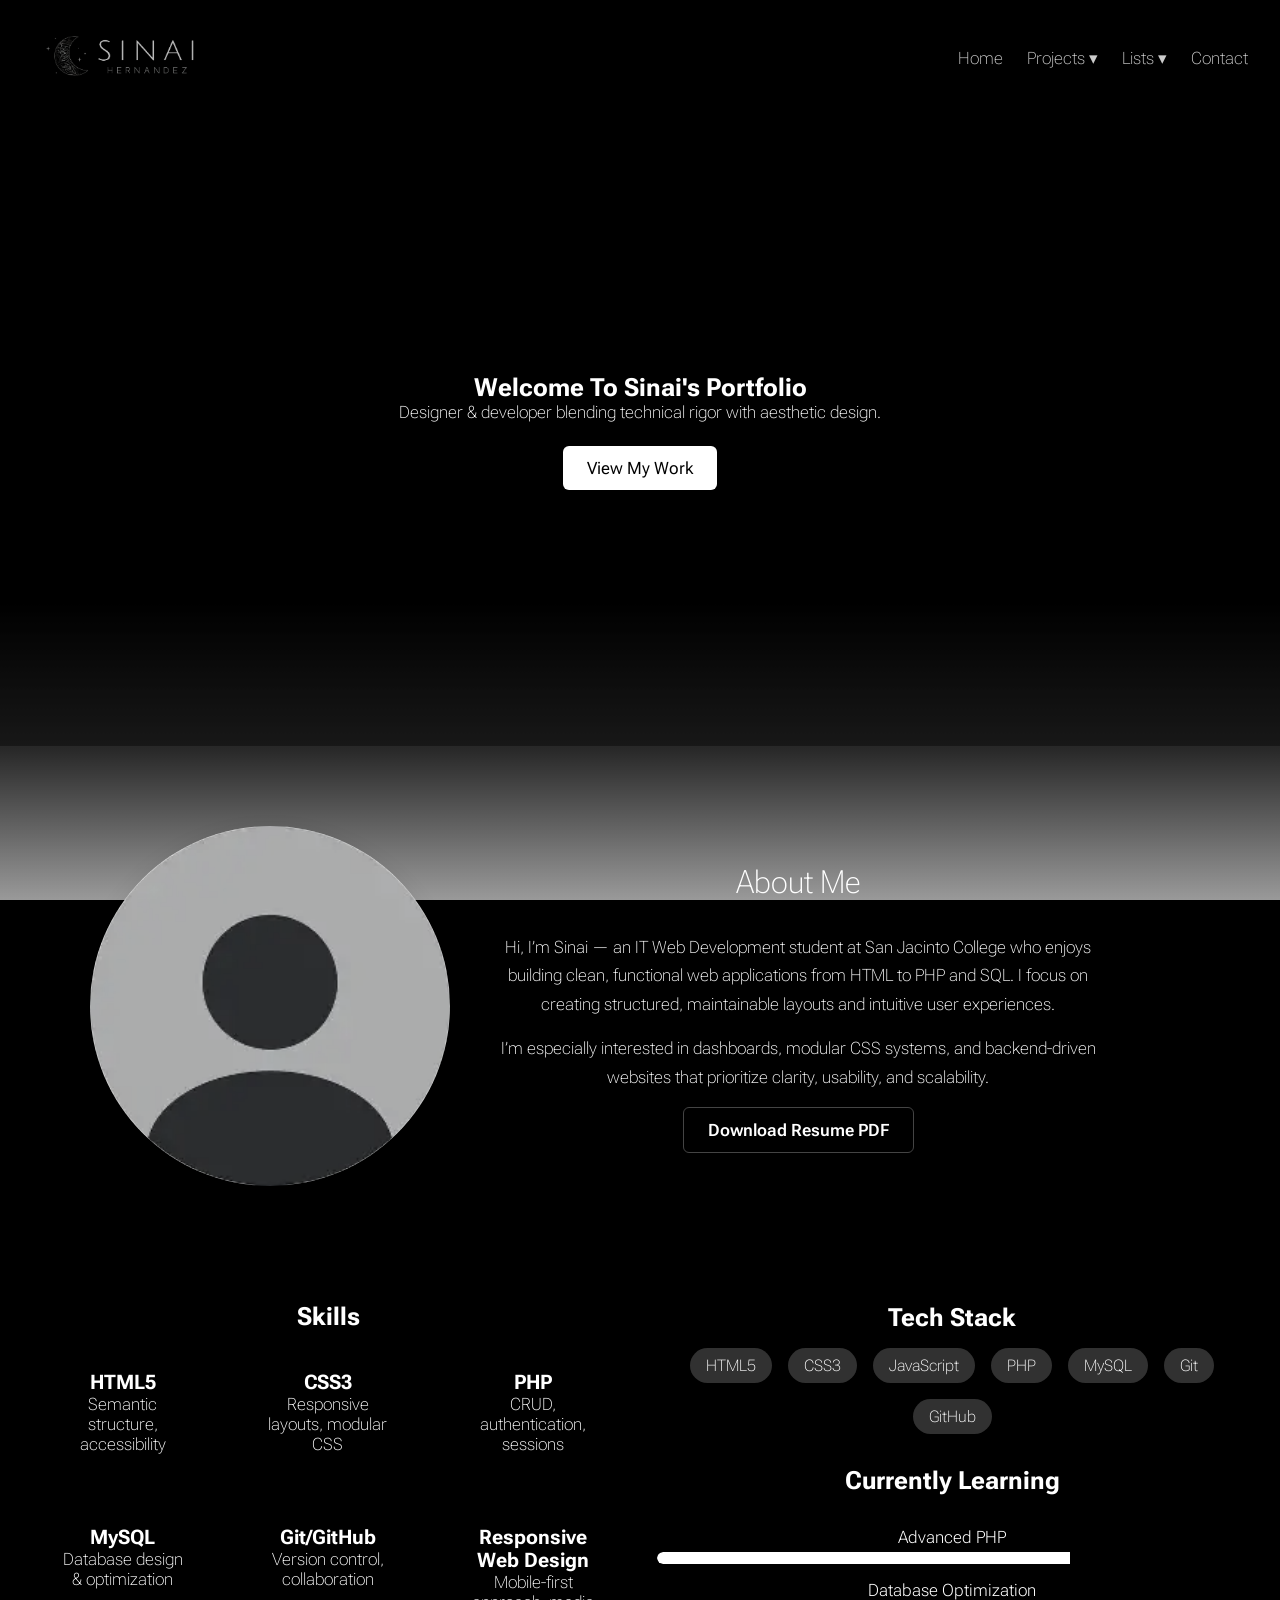
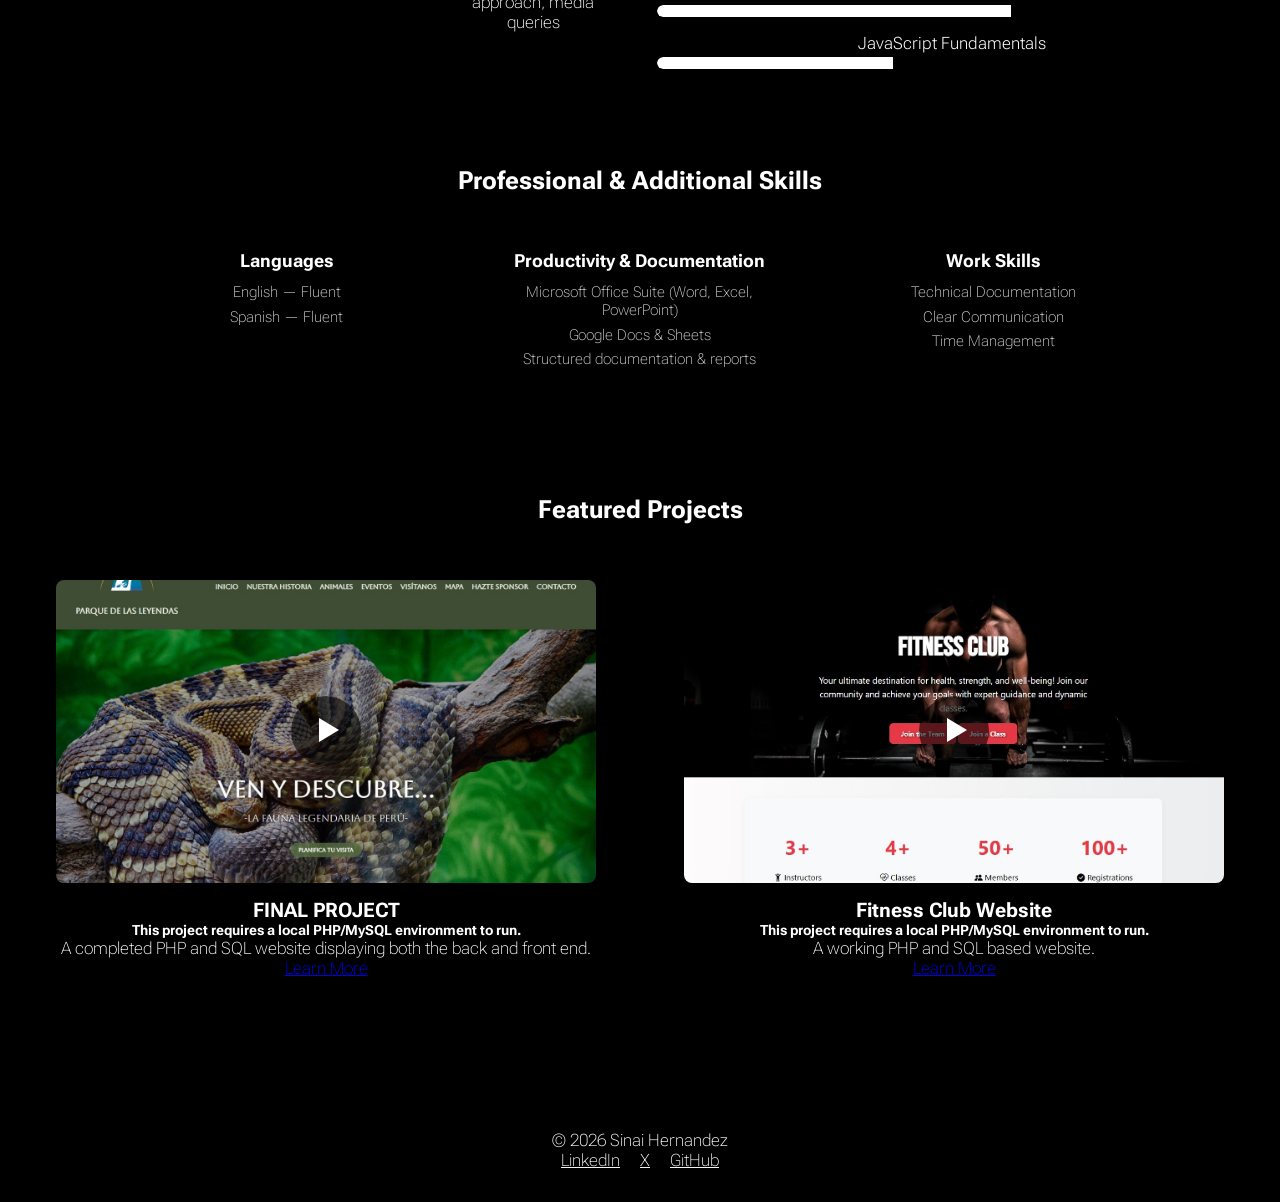
<file: index.html>
<!DOCTYPE html>
<html lang="en">

<head>
    <meta charset="UTF-8">
    <meta name="viewport" content="width=device-width, initial-scale=1.0">
    <title>Sinai's Portfolio</title>
    <link rel="icon" type="image/png" href="images/favicon.png">
    <link rel="preconnect" href="https://fonts.googleapis.com">
    <link rel="preconnect" href="https://fonts.gstatic.com" crossorigin>
    <link href="https://fonts.googleapis.com/css2?family=Italiana&family=Roboto+Flex:opsz,wght,XOPQ,XTRA,YOPQ,YTDE,YTFI,YTLC,YTUC@8..144,100..1000,96,468,79,-203,738,514,712&display=swap"rel="stylesheet">
    <link rel="stylesheet" href="css/styles.css">
</head>

<body>

    <!-- Header -->
    <header>
        <nav class="navbar">
            <div class="logo">
                <img src="images/2ndlogo.png" alt="Sinai Hernandez logo">
            </div>
    
            <!-- Hamburger button -->
            <button class="hamburger" aria-label="Toggle menu">☰</button>
    
            <ul class="nav-links">
                <li><a href="#home">Home</a></li>
                <li class="dropdown">
                    <a href="#projects" class="dropdown-toggle">Projects ▾</a>
                    <ul class="dropdown-menu">
                        <li><a href="Art-portfolio.html">Art Portfolio</a></li>
                        <li><a href="planner-tables.html">Planner Tables</a></li>
                        <li><a href="/cyber-site/index.html">San-Jac Cybersecurity Site</a></li>
                        <li><a href="star-bucks.html">Starbucks Clone</a></li> 
                    </ul>
                </li>
                <li class="dropdown">
                    <a href="#about" class="dropdown-toggle">Lists ▾</a>
                    <ul class="dropdown-menu">
                        <li><a href="fav-list.html">Favorite Lists</a></li>
                        <li><a href="wishlist.html">My Wishlist</a></li>
                    </ul>
                </li>
                <li><a href="contact.html">Contact</a></li>
            </ul>
        </nav>
    </header>
      

    <!-- Hero Section -->
    <section id="home" class="hero">
        <video autoplay muted loop class="bg-video">
            <source src="videos/blackwhite.mp4" type="video/mp4">
            Your browser does not support the video tag.
        </video>
        <div class="hero-content">
            <h1>Welcome To Sinai's Portfolio</h1>
            <p>Designer & developer blending technical rigor with aesthetic design.</p>
            <a href="#projects" class="cta-btn">View My Work</a>
        </div>
    </section>

    <!-- About Section -->
    <section id="about" class="about">
        <div class="about-container">
            <div class="about-image">
                <img src="images/pfp-blank.jpg" alt="Photo of Sinai Hernandez">
            </div>
    
            <div class="about-content">
                <h2>About Me</h2>
                <p>
                    Hi, I’m Sinai — an IT Web Development student at San Jacinto College who enjoys building
                    clean, functional web applications from HTML to PHP and SQL. I focus on creating structured,
                    maintainable layouts and intuitive user experiences.
                </p>
                <p>
                    I’m especially interested in dashboards, modular CSS systems, and backend-driven
                    websites that prioritize clarity, usability, and scalability.
                </p>

                <a href="files/Resume.pdf" class="resume-download" target="_blank">
                    Download Resume PDF</a>
            </div>
        </div>
    </section>
    
    <!-- Skills + Tech/Learning Layout -->
    <section class="skills-tech-layout">
        <!-- Left side -->
        <div class="left">
            <section class="skills">
                <h2>Skills</h2>
                <div class="card-grid">
                    <div class="card">
                        <h3>HTML5</h3>
                        <p>Semantic structure, accessibility</p>
                    </div>
                    <div class="card">
                        <h3>CSS3</h3>
                        <p>Responsive layouts, modular CSS</p>
                    </div>
                    <div class="card">
                        <h3>PHP</h3>
                        <p>CRUD, authentication, sessions</p>
                    </div>
                    <div class="card">
                        <h3>MySQL</h3>
                        <p>Database design & optimization</p>
                    </div>
                    <div class="card">
                        <h3>Git/GitHub</h3>
                        <p>Version control, collaboration</p>
                    </div>
                    <div class="card">
                        <h3>Responsive Web Design</h3>
                        <p>Mobile-first approach, media queries</p>
                </div>
            </section> 
        </div>
    
        <!-- Right side -->
        <div class="right">
            <section class="tech">
                <h2>Tech Stack</h2>
                <div class="badge-grid">
                    <span class="badge"><i class="fab fa-html5"></i> HTML5</span>
                    <span class="badge"><i class="fab fa-css3-alt"></i> CSS3</span>
                    <span class="badge"><i class="fab fa-js"></i> JavaScript</span>
                    <span class="badge"><i class="fab fa-php"></i> PHP</span>
                    <span class="badge"><i class="fas fa-database"></i> MySQL</span>
                    <span class="badge"><i class="fab fa-git-alt"></i> Git</span>
                    <span class="badge"><i class="fab fa-github"></i> GitHub</span>
                </div>
            </section>
            
    
        <section class="learning">
            <h2>Currently Learning</h2>
            
            <div class="progress">
                <label>Advanced PHP</label>
                <div class="progress-bar">
                    <span style="width:70%"></span>
                </div>
            </div>
              
            
            <div class="progress">
                <label>Database Optimization</label>
                <div class="progress-bar">
                    <span style="width:60%"></span>
                </div>
            </div>
            
            <div class="progress">
                <label>JavaScript Fundamentals</label>
                <div class="progress-bar">
                    <span style="width:40%"></span>
                </div>
            </div>
        </section>
        </div>
    </section>

    <section class="professional-skills">
        <h2>Professional & Additional Skills</h2>
    
        <div class="pro-grid">
            <div class="pro-card">
                <h3>Languages</h3>
                <p>English — Fluent</p>
                <p>Spanish — Fluent</p>
            </div>
    
            <div class="pro-card">
                <h3>Productivity & Documentation</h3>
                <p>Microsoft Office Suite (Word, Excel, PowerPoint)</p>
                <p>Google Docs & Sheets</p>
                <p>Structured documentation & reports</p>
            </div>
            
    
            <div class="pro-card">
                <h3>Work Skills</h3>
                <p>Technical Documentation</p>
                <p>Clear Communication</p>
                <p>Time Management</p>
            </div>
        </div>
    </section>
    
      
              
    


    <!-- Projects Preview -->
    <section id="projects" class="projects">
        <h2>Featured Projects</h2>
    
        <div class="grid">
    
            <div class="card">
                <div class="video-wrapper">
                    <div class="video-thumbnail"
                         onclick="loadVideo(this, 'q6G2WlneA84')"
                         style="background-image: url('images/display-zoo.jpg');">
                        <div class="play-button"></div>
                    </div>
                </div>
    
                <h3>FINAL PROJECT</h3>
                <h5>This project requires a local PHP/MySQL environment to run.</h5>
                <p>A completed PHP and SQL website displaying both the back and front end.</p>
                <a href="learn-more.html">Learn More</a>
            </div>
    
            <div class="card">
                <div class="video-wrapper">
                    <div class="video-thumbnail"
                         onclick="loadVideo(this, 'VofvyO-tXG0')"
                         style="background-image: url('images/Gym-display.jpg');">
                        <div class="play-button"></div>
                    </div>
                </div>
    
                <h3>Fitness Club Website</h3>
                <h5>This project requires a local PHP/MySQL environment to run.</h5>
                <p>A working PHP and SQL based website.</p>
                <a href="learn-more-2.html">Learn More</a>
            </div>
    
        </div>
    </section>

    
      
    
    

    <!-- Footer -->
    <footer>
        <p>&copy; 2026 Sinai Hernandez</p>
        <div class="socials">
            <a href="https://www.linkedin.com/in/sinai-hernandez-416890338/">LinkedIn</a>
            <a href="#">X</a>
            <a href="https://github.com/BloomingMidnightlight">GitHub</a>
        </div>
    </footer>

    <!-- Scripts -->
    <script>
        // Scroll fade background
        window.addEventListener("scroll", () => {
            const scrollTop = window.scrollY;
            const docHeight = document.body.scrollHeight - window.innerHeight;
            const scrollPercent = scrollTop / docHeight;
            const shade = Math.floor(scrollPercent * 255);
            document.body.style.backgroundColor = `rgb(${shade}, ${shade}, ${shade})`;
        });

        // Dropdown toggle for mobile
        document.querySelectorAll(".dropdown-toggle").forEach(toggle => {
            toggle.addEventListener("click", e => {
                e.preventDefault();
                const parent = toggle.parentElement;
                document.querySelectorAll(".dropdown").forEach(drop => {
                    if (drop !== parent) drop.classList.remove("open");
                });
                parent.classList.toggle("open");
            });
        });

        // Hamburger toggle
        const hamburger = document.querySelector(".hamburger");
        const navLinks = document.querySelector(".nav-links");

        hamburger.addEventListener("click", () => {
            navLinks.classList.toggle("show");
        });

        //project video JS
       function loadVideo(element, videoId) {
        element.parentElement.innerHTML = `
            <iframe 
                src="https://www.youtube.com/embed/${videoId}?autoplay=1"
                allow="autoplay; encrypted-media"
                allowfullscreen>
            </iframe>
        `;
    }
    </script>

</body>


</html>
</file>
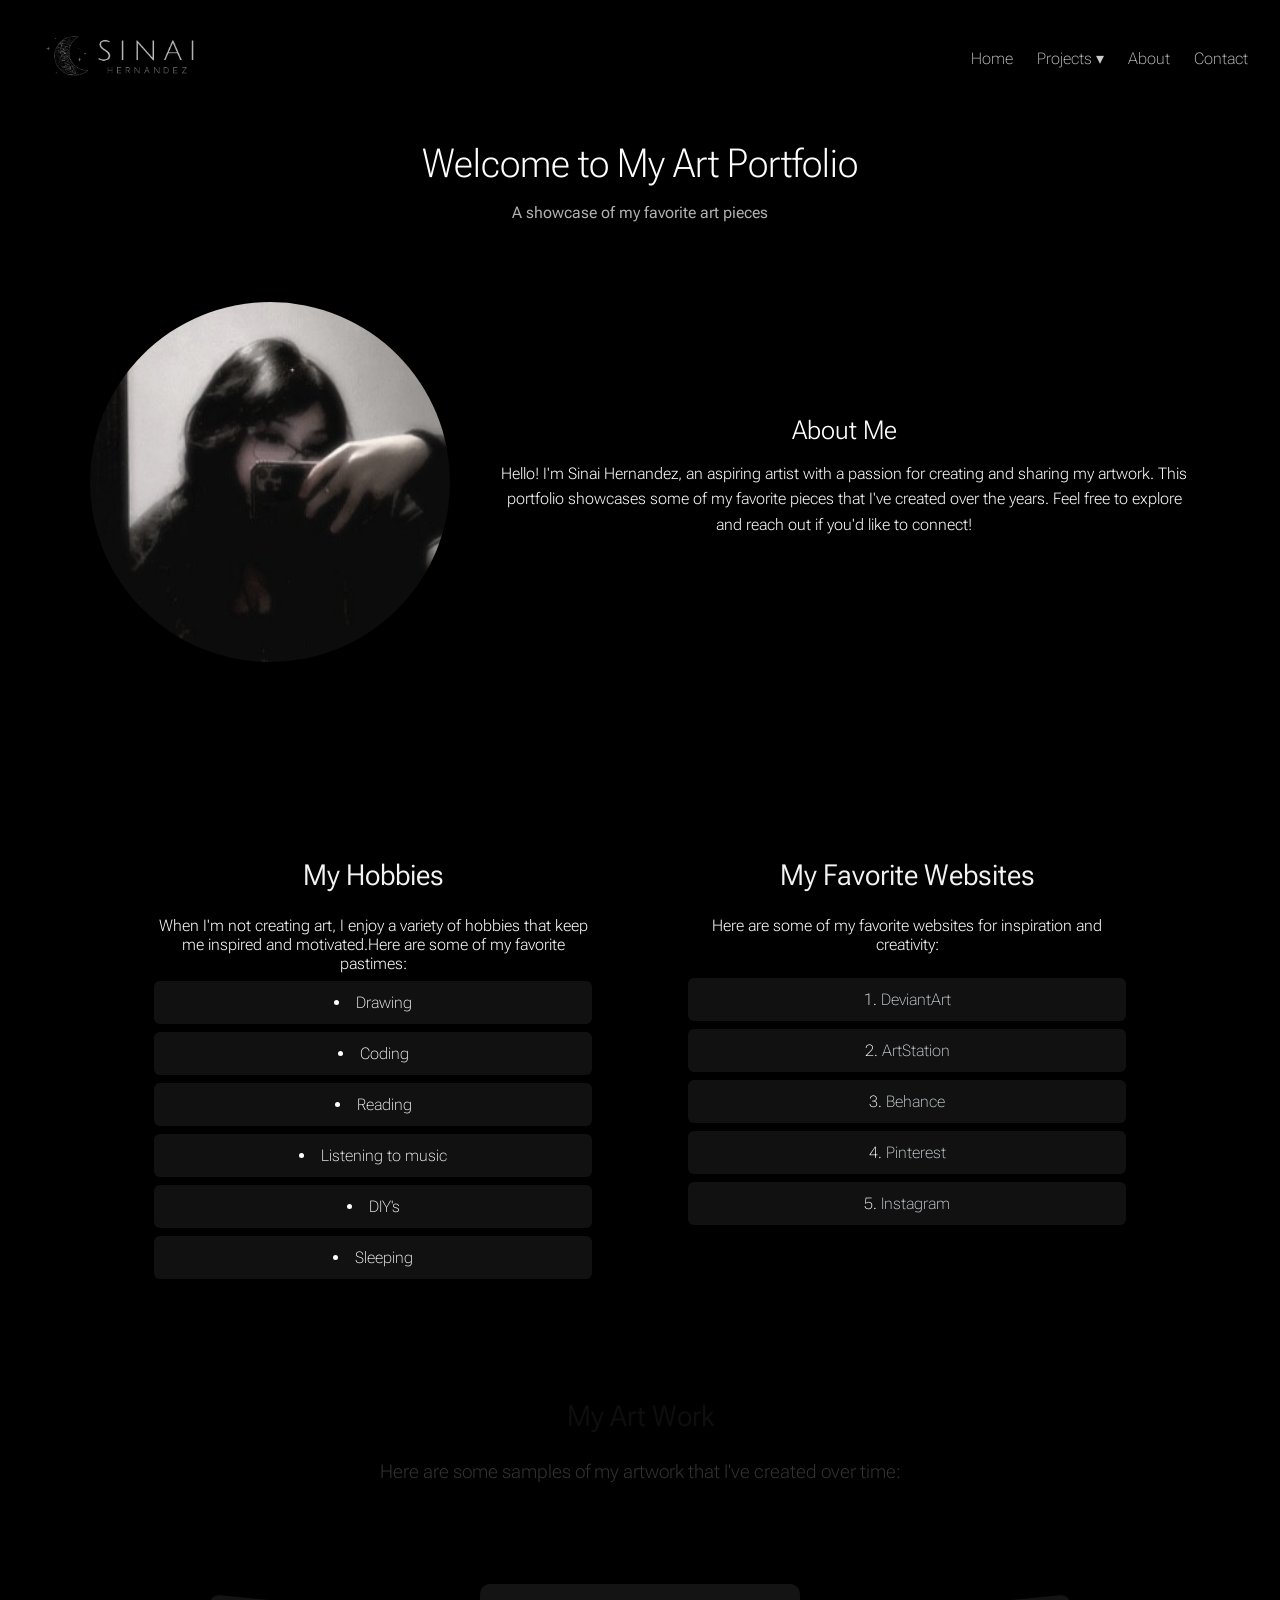
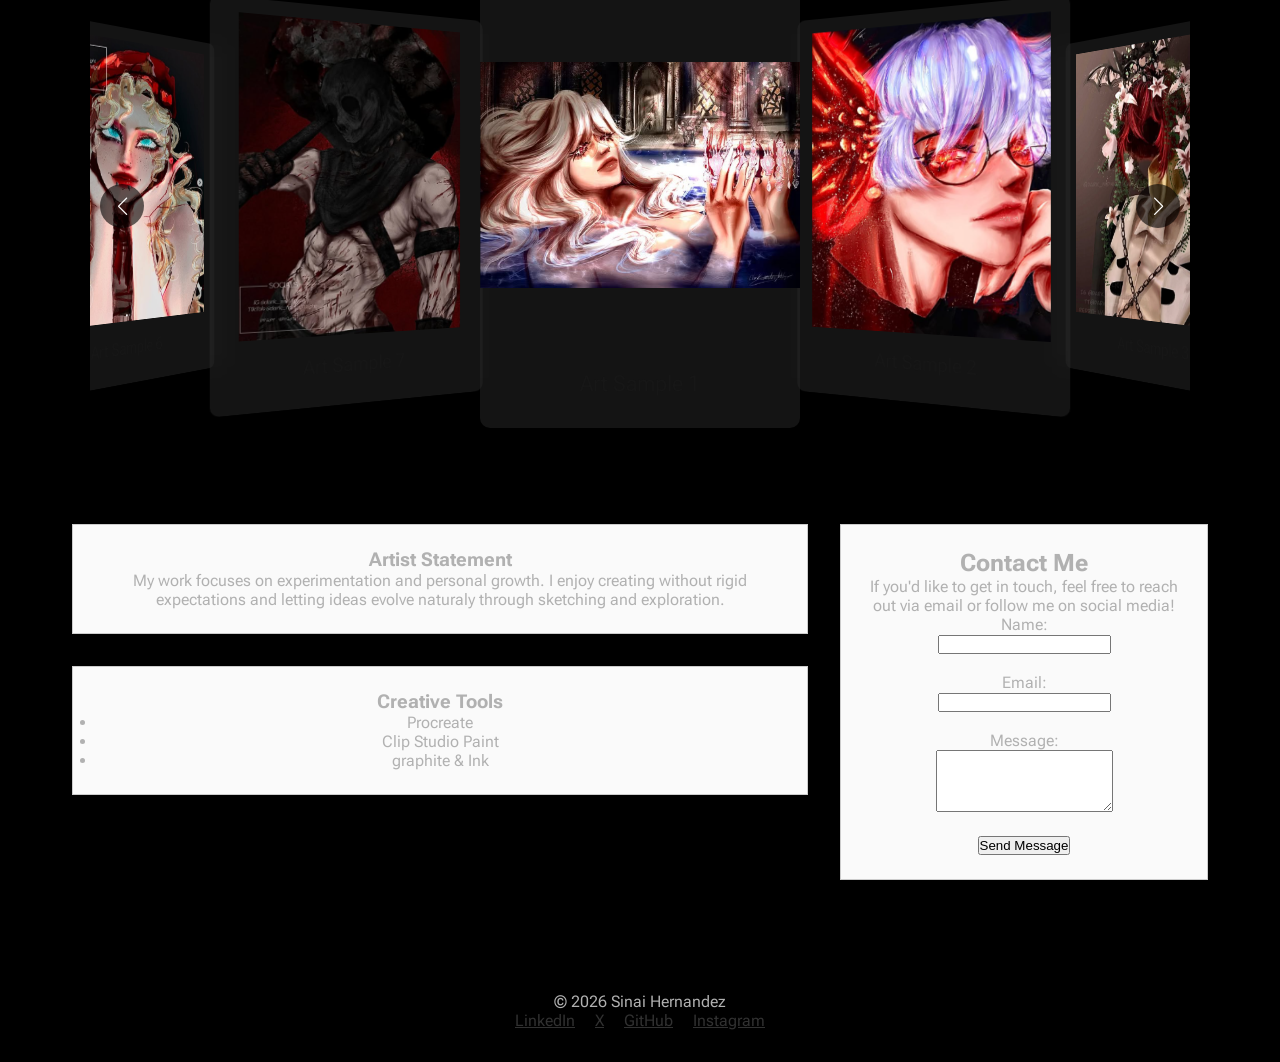
<file: Art-portfolio.html>
<!DOCTYPE html>
<html lang="en">

<head>
    <meta charset="UTF-8">
    <meta name="viewport" content="width=device-width, initial-scale=1.0">
    <title>Sinai's Portfolio</title>
    <link rel="icon" type="image/png" href="images/favicon.png">
    <link rel="preconnect" href="https://fonts.googleapis.com">
    <link rel="preconnect" href="https://fonts.gstatic.com" crossorigin>
    <link href="https://fonts.googleapis.com/css2?family=Italiana&family=Roboto+Flex:opsz,wght@8..144,100..1000&display=swap" rel="stylesheet">
    <link rel="stylesheet" href="https://cdn.jsdelivr.net/npm/swiper@11/swiper-bundle.min.css">
    <link rel="stylesheet" href="css/art-demo.css">
</head>

<body>

    <!--Header-->
    <header>
        <nav class="navbar">
            <div class="logo">
                <img src="images/2ndlogo.png" alt="Sinai Hernandez logo">
            </div>

            <button class="hamburger" aria-label="Toggle menu">☰</button>

            <ul class="nav-links">
                <li class="nav-item"><a class="nav-link" href="index.html">Home</a></li>

                <li class="dropdown">
                    <a href="#projects" class="dropdown-toggle">Projects ▾</a>
                    <ul class="dropdown-menu">
                        <li><a href="Art-portfolio.html">Art Portfolio</a></li>
                        <li><a href="/cyber-site/index.html">San-Jac Cybersecurity Site</a></li>
                        <li><a href="fav-list.html">Favorite Lists</a></li>
                        <li><a href="planner-tables.html">Planner Tables</a></li>
                        <li><a href="star-bucks.html">Starbucks Clone</a></li>
                        <li><a href="wishlist.html">My Wishlist</a></li>
                    </ul>
                </li>

                <li><a href="index.html#about">About</a></li>
                <li><a href="contact.html">Contact</a></li>
            </ul>
        </nav>
    </header>

    <!--hero section-->
    <section class="intro">
        <div class="intro-content">
            <h1 class="intro-title">Welcome to My Art Portfolio</h1>
            <p class="intro-subtitle">A showcase of my favorite art pieces</p>
        </div>
    </section>

    <!-- About Section-->
    <section id="about" class="about">
        <div class="about-container">
            <div class="about-image">
                <image src="images/profile.jpg" alt="Photo of Sinai Hernandez">
            </div>

            <div class="about-text">
                <h2>About Me</h2>
                <p>Hello! I'm Sinai Hernandez, an aspiring artist with a passion for creating and sharing my artwork.
                    This portfolio showcases some of my favorite pieces that I've created over the years. Feel free to
                    explore and reach out if you'd like to connect!
                </p>
            </div>
        </div>
    </section>

    <!--hobby/website list-->
    <section class="hobbies-list">
        <!--left side-->
        <section class="hobbies">
            <h2>My Hobbies</h2>
            <p>When I'm not creating art, I enjoy a variety of hobbies that keep me inspired and motivated.Here are some
                of my favorite pastimes:</p>
            <ul>
                <li>Drawing</li>
                <li>Coding</li>
                <li>Reading</li>
                <li>Listening to music</li>
                <li>DIY's</li>
                <li>Sleeping</li>
            </ul>
        </section>
        <!--right side-->
        <section class="websites">
            <h2>My Favorite Websites</h2>
            <p>Here are some of my favorite websites for inspiration and creativity:</p>
            <ol>
                <li><a href="https://www.deviantart.com/" target="_blank" rel="noopener">DeviantArt</a></li>
                <li><a href="https://www.artstation.com/" target="_blank" rel="noopener">ArtStation</a></li>
                <li><a href="https://www.behance.net/" target="_blank" rel="noopener">Behance</a></li>
                <li><a href="https://www.pinterest.com/" target="_blank" rel="noopener">Pinterest</a></li>
                <li><a href="https://www.instagram.com/" target="_blank" rel="noopener">Instagram</a></li>
            </ol>
        </section>
    </section>

    <section class="artworks">
        <h2>My Art Work</h2>
        <p>Here are some samples of my artwork that I've created over time:</p>
    </section>

    <!-- Art Work Carousel Section -->
    <section class="container">
        <section class="art-carousel">

            <div class="swiper artSwiper">
                <div class="swiper-wrapper">
                    <!-- Slide 1 -->
                    <div class="swiper-slide">
                        <img src="images/1st-art.jpg" alt="Art Sample 1">
                        <h2 class="artwork-title">Art Sample 1</h2>
                        <p class="art-desc">Description about this artwork.</p>
                    </div>

                    <!-- Slide 2 -->
                    <div class="swiper-slide">
                        <img src="images/2nd-art.jpg" alt="Art Sample 2">
                        <h2 class="artwork-title">Art Sample 2</h2>
                        <p class="art-desc">Description about this artwork.</p>
                    </div>

                    <!-- Slide 3 -->
                    <div class="swiper-slide">
                        <img src="images/3rd-art.jpg" alt="Art Sample 3">
                        <h2 class="artwork-title">Art Sample 3</h2>
                        <p class="art-desc">Description about this artwork.</p>
                    </div>

                    <!-- Slide 4 -->
                    <div class="swiper-slide">
                        <img src="images/4th-art.jpg" alt="Art Sample 4">
                        <h2 class="artwork-title">Art Sample 4</h2>
                        <p class="art-desc">Description about this artwork.</p>
                    </div>

                    <!-- Slide 5 -->
                    <div class="swiper-slide">
                        <img src="images/5th-art.jpg" alt="Art Sample 5">
                        <h2 class="artwork-title">Art Sample 5</h2>
                        <p class="art-desc">Description about this artwork.</p>
                    </div>

                    <!-- Slide 6 -->
                    <div class="swiper-slide">
                        <img src="images/6th-art.jpg" alt="Art Sample 6">
                        <h2 class="artwork-title">Art Sample 6</h2>
                        <p class="art-desc">Description about this artwork.</p>
                    </div>

                    <!-- Slide 7 -->
                    <div class="swiper-slide">
                        <img src="images/7th-art.jpg" alt="Art Sample 7">
                        <h2 class="artwork-title">Art Sample 7</h2>
                        <p class="art-desc">Description about this artwork.</p>
                    </div>
                </div>

                <div class="swiper-button-prev"></div>
                <div class="swiper-button-next"></div>

            </div>
        </section>
    </section>

    <section class="layout-grid">
        <!--Artist Statement & Tools Used-->
        <section class="assignment-boxes">
            <div class="statement-layout">
                <h3>Artist Statement</h3>
                <p>My work focuses on experimentation and personal growth. I enjoy creating without rigid expectations and letting ideas evolve naturaly through
                    sketching and exploration.</p>
            </div>

            <div class="creative-tools">
                <h3>Creative Tools</h3>
                <ul>
                    <li>Procreate</li>
                    <li>Clip Studio Paint</li>
                    <li>graphite & Ink</li>
                </ul>
            </div>
        </section>

        <!--Contact Section-->
        <section id="contact" class="contact">
            <div class="contact-container">
                <h2>Contact Me</h2>
                <p>If you'd like to get in touch, feel free to reach out via email or follow me on social media!</p>

                <form action="https://formspree.io/f/mnjbaqwv" method="POST">
                    <label for="name">Name:</label><br>
                    <input type="text" id="name" name="name" required><br><br>
                
                    <label for="email">Email:</label><br>
                    <input type="email" id="email" name="email" required><br><br>
                
                    <label for="message">Message:</label><br>
                    <textarea id="message" name="message" rows="4" required></textarea><br><br>
                
                    <!-- optional but nice -->
                    <input type="hidden" name="_subject" value="New message from portfolio site">
                
                    <button type="submit">Send Message</button>   
                </form>
            </div>
        </section>
    </section>


    <!-- Footer -->
    <footer>
        <p>&copy; 2026 Sinai Hernandez</p>
        <div class="socials">
            <a href="https://www.linkedin.com/in/sinai-hernandez-416890338/">LinkedIn</a>
            <a href="#">X</a>
            <a href="https://github.com/BloomingMidnightlight">GitHub</a>
            <a href="https://www.instagram.com/" target="_blank" rel="noopener">Instagram</a>
        </div>
    </footer>

    <!-- Scripts -->
    <script>
        // Scroll fade background
        window.addEventListener("scroll", () => {
            const scrollTop = window.scrollY;
            const docHeight = document.body.scrollHeight - window.innerHeight;
            const scrollPercent = scrollTop / docHeight;
            const shade = Math.floor(scrollPercent * 255);
            document.body.style.backgroundColor = `rgb(${shade}, ${shade}, ${shade})`;
        });

        // Dropdown toggle for mobile
        document.querySelectorAll(".dropdown-toggle").forEach(toggle => {
            toggle.addEventListener("click", e => {
                e.preventDefault();
                const parent = toggle.parentElement;
                document.querySelectorAll(".dropdown").forEach(drop => {
                    if (drop !== parent) drop.classList.remove("open");
                });
                parent.classList.toggle("open");
            });
        });

        // Hamburger toggle
        const hamburger = document.querySelector(".hamburger");
        const navLinks = document.querySelector(".nav-links");

        hamburger.addEventListener("click", () => {
            navLinks.classList.toggle("show");
        });
    </script>
    <script src="https://cdn.jsdelivr.net/npm/swiper@11/swiper-bundle.min.js"></script>

    <script>
        const swiper = new Swiper(".artSwiper", {
            effect: "coverflow",
            grabCursor: true,
            centeredSlides: true,
            slidesPerView: "auto",
            loop: true,
            slideToClickedSlide: true,
            
            autoplay: {
                delay: 3000,
                disableOnInteraction: false,
                pauseOnMouseEnter: true,
                speed: 900,
            },

            navigation: {
                nextEl: ".swiper-button-next",
                prevEl: ".swiper-button-prev",
            },

            coverflowEffect: {
                rotate: 35,
                stretch: 0,
                depth: 150,
                modifier: 1,
                slideShadows: false,
            },
        });

        /* Toggle description on click */
        document.querySelectorAll(".swiper-slide").forEach(slide => {
            slide.addEventListener("click", () => {
                slide.classList.toggle("show-desc");
            });
        });
    </script>



</body>

</html>
</file>
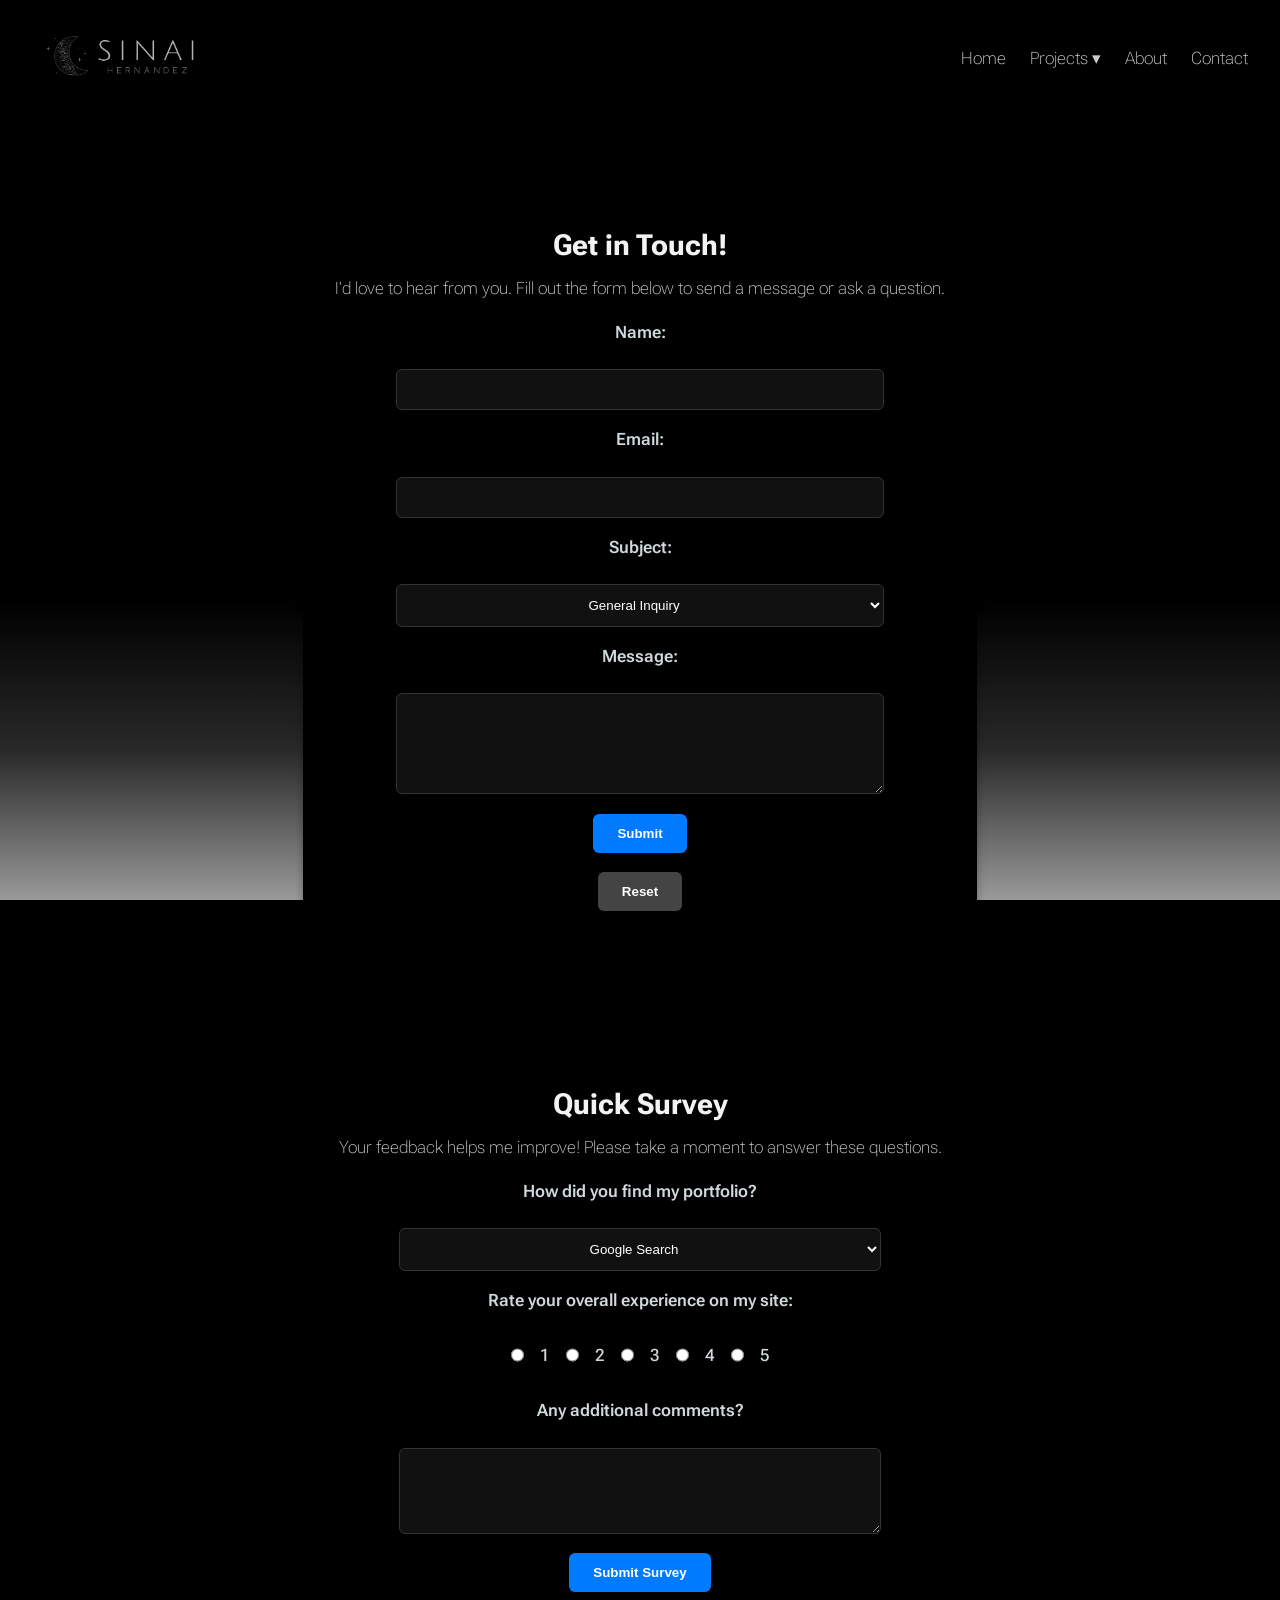
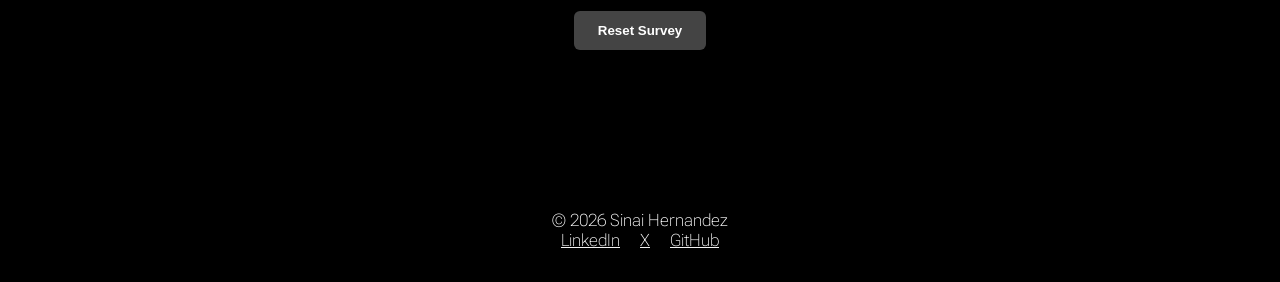
<file: contact.html>
<!DOCTYPE html>
<html lang="en">

<head>
    <meta charset="UTF-8">
    <meta name="viewport" content="width=device-width, initial-scale=1.0">
    <title>Sinai's Portfolio</title>
    <link rel="icon" type="image/png" href="images/favicon.png">
    <link rel="preconnect" href="https://fonts.googleapis.com">
    <link rel="preconnect" href="https://fonts.gstatic.com" crossorigin>
    <link href="https://fonts.googleapis.com/css2?family=Italiana&family=Roboto+Flex:opsz,wght,XOPQ,XTRA,YOPQ,YTDE,YTFI,YTLC,YTUC@8..144,100..1000,96,468,79,-203,738,514,712&display=swap" rel="stylesheet">
    <link rel="stylesheet" href="css/styles.css">
</head>

<body>

    <!-- Header -->
    <header>
        <nav class="navbar">
            <div class="logo">
                <img src="images/2ndlogo.png" alt="Sinai Hernandez logo">
            </div>
    
            <!-- Hamburger button -->
            <button class="hamburger" aria-label="Toggle menu">☰</button>
    
            <ul class="nav-links">
                <li class="nav-item"><a class="nav-link" href="index.html">Home</a></li>
                <li class="dropdown">
                    <a href="#projects" class="dropdown-toggle">Projects ▾</a>
                    <ul class="dropdown-menu">
                        <li><a href="Art-portfolio.html">Art Portfolio</a></li>
                        <li><a href="/cyber-site/index.html">San-Jac Cybersecurity Site</a></li>
                        <li><a href="fav-list.html">Favorite Lists</a></li>
                        <li><a href="planner-tables.html">Planner Tables</a></li>
                        <li><a href="star-bucks.html">Starbucks Clone</a></li>
                        <li><a href="wishlist.html">My Wishlist</a></li>
                    </ul>
                </li>
                <li><a href="index.html#about">About</a></li>
                <li><a href="contact.html">Contact</a></li>
            </ul>
        </nav>
    </header>

    <main class="contact-main">
        <!-- Contact Form Section -->
        <section>
            <h2>Get in Touch!</h2>
            <p>I'd love to hear from you. Fill out the form below to send a message or ask a question.</p>

            <form action="#" method="GET">
                <label for="name">Name:</label>
                <input type="text" id="name" name="name" required>

                <label for="email">Email:</label>
                <input type="email" id="email" name="email" required>

                <label for="subject">Subject:</label>
                <select id="subject" name="subject">
                    <option value="general">General Inquiry</option>
                    <option value="collaboration">Project Collaboration</option>
                    <option value="feedback">Site Feedback</option>
                    <option value="other">Other</option>
                </select>

                <label for="message">Message:</label>
                <textarea id="message" name="message" rows="5" required></textarea>

                <button type="submit" class="submit-btn">Submit</button>
                <button type="reset" class="reset-btn">Reset</button>
            </form>
        </section>

        <!-- Survey Section -->
        <section>
            <h2>Quick Survey</h2>
            <p>Your feedback helps me improve! Please take a moment to answer these questions.</p>

            <form action="#" method="GET">
                <label for="find">How did you find my portfolio?</label>
                <select id="find" name="find">
                    <option value="google">Google Search</option>
                    <option value="social">Social Media</option>
                    <option value="referral">Referral</option>
                    <option value="other">Other</option>
                </select>

                <label>Rate your overall experience on my site:</label>
                <div class="rating-group">
                    <input type="radio" id="rate1" name="rating" value="1">
                    <label for="rate1">1</label>
                
                    <input type="radio" id="rate2" name="rating" value="2">
                    <label for="rate2">2</label>
                
                    <input type="radio" id="rate3" name="rating" value="3">
                    <label for="rate3">3</label>
                
                    <input type="radio" id="rate4" name="rating" value="4">
                    <label for="rate4">4</label>
                
                    <input type="radio" id="rate5" name="rating" value="5">
                    <label for="rate5">5</label>
                </div>


                <label for="comments">Any additional comments?</label>
                <textarea id="comments" name="comments" rows="4"></textarea>

                <button type="submit" class="submit-btn">Submit Survey</button>
                <button type="reset" class="reset-btn">Reset Survey</button>
            </form>
        </section>
    </main>

    <!-- Footer -->
    <footer>
        <p>&copy; 2026 Sinai Hernandez</p>
        <div class="socials">
            <a href="https://www.linkedin.com/in/sinai-hernandez-416890338/">LinkedIn</a>
            <a href="#">X</a>
            <a href="https://github.com/BloomingMidnightlight">GitHub</a>
        </div>
    </footer>

    <!-- Scripts -->
    <script>
        // Scroll fade background
        window.addEventListener("scroll", () => {
            const scrollTop = window.scrollY;
            const docHeight = document.body.scrollHeight - window.innerHeight;
            const scrollPercent = scrollTop / docHeight;
            const shade = Math.floor(scrollPercent * 255);
            document.body.style.backgroundColor = `rgb(${shade}, ${shade}, ${shade})`;
        });

        // Dropdown toggle for mobile
        document.querySelectorAll(".dropdown-toggle").forEach(toggle => {
            toggle.addEventListener("click", e => {
                e.preventDefault();
                const parent = toggle.parentElement;
                document.querySelectorAll(".dropdown").forEach(drop => {
                    if (drop !== parent) drop.classList.remove("open");
                });
                parent.classList.toggle("open");
            });
        });

        // Hamburger toggle
        const hamburger = document.querySelector(".hamburger");
        const navLinks = document.querySelector(".nav-links");

        hamburger.addEventListener("click", () => {
            navLinks.classList.toggle("show");
        });
    </script>
</body>

</html>
</file>
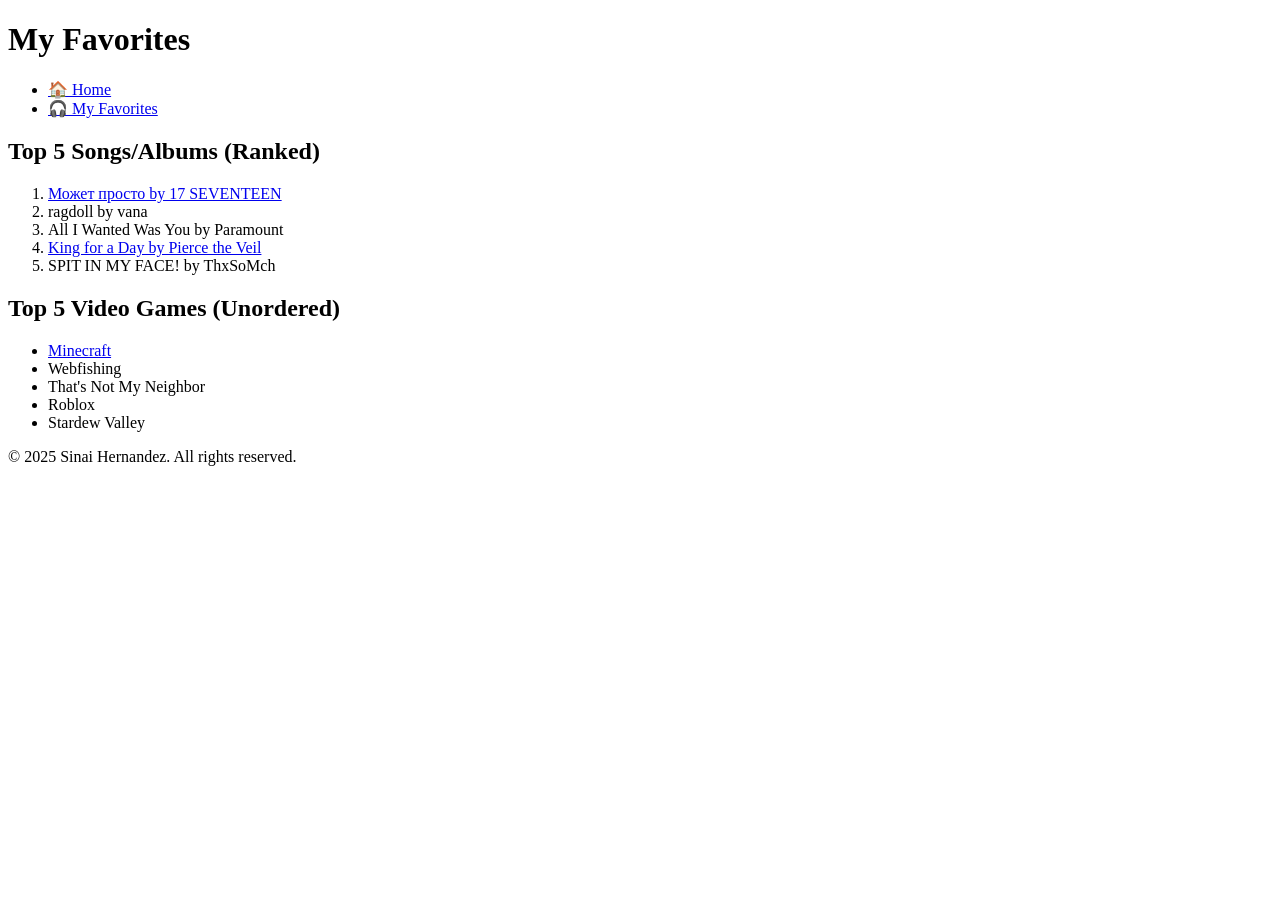
<file: fav list.html>
<!DOCTYPE html>
<html lang="en">
<head>
  <meta charset="UTF-8">
  <meta name="viewport" content="width=device-width, initial-scale=1.0">
  <title>My Favorite Songs and Games</title>
</head>
<body>
 
 
  <header>
    <h1>My Favorites</h1>
    <nav>
      <ul>
        <li><a href="index.html">🏠 Home</a></li>
        <li><a href="fav-lists.html">🎧 My Favorites</a></li>
      </ul>
    </nav>
  </header>
 
 
  <main>
    <section>
      <h2>Top 5 Songs/Albums (Ranked)</h2>
      <ol>
        <li><a href="https://music.youtube.com/search?q=Может+просто+17+SEVENTEEN" target="_blank">Может просто by 17 SEVENTEEN</a></li>
        <li>ragdoll by vana</li>
        <li>All I Wanted Was You by Paramount</li>
        <li><a href="https://www.youtube.com/watch?v=YVCrT7tZ2VU" target="_blank">King for a Day by Pierce the Veil</a></li>
        <li>SPIT IN MY FACE! by ThxSoMch</li>
      </ol>
    </section>
 
 
    <section>
      <h2>Top 5 Video Games (Unordered)</h2>
      <ul>
        <li><a href="https://www.minecraft.net/" target="_blank">Minecraft</a></li>
        <li>Webfishing</li>
        <li>That's Not My Neighbor</li>
        <li>Roblox</li>
        <li>Stardew Valley</li>
      </ul>
    </section>
  </main>
 
 
  <footer>
    <p>&copy; 2025 Sinai Hernandez. All rights reserved.</p>
  </footer>
 
 
</body>
</html>
</file>
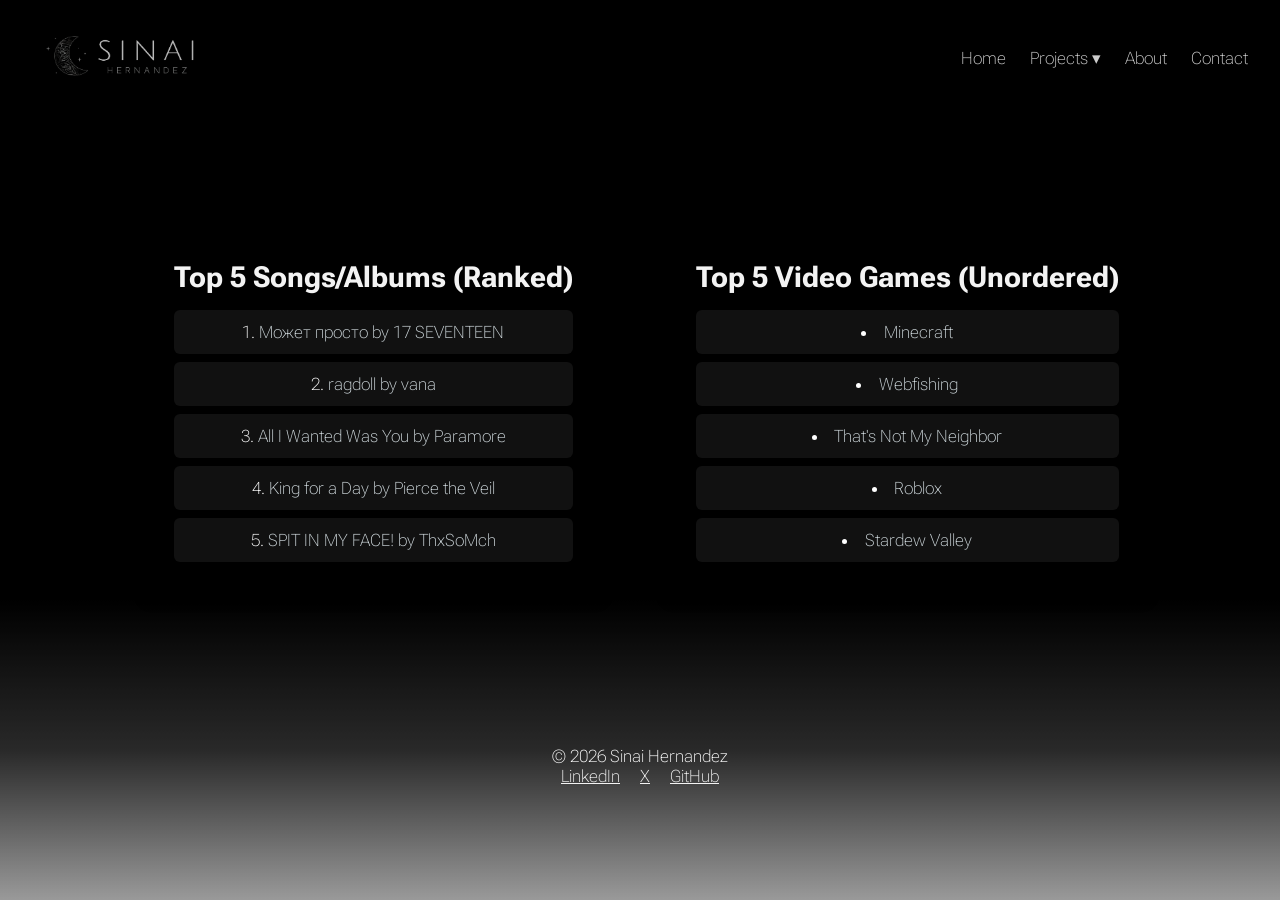
<file: fav-list.html>
<!DOCTYPE html>
<html lang="en">

<head>
    <meta charset="UTF-8">
    <meta name="viewport" content="width=device-width, initial-scale=1.0">
    <title>Sinai's Portfolio</title>
    <link rel="icon" type="image/png" href="images/favicon.png">
    <link rel="preconnect" href="https://fonts.googleapis.com">
    <link rel="preconnect" href="https://fonts.gstatic.com" crossorigin>
    <link href="https://fonts.googleapis.com/css2?family=Italiana&family=Roboto+Flex:opsz,wght,XOPQ,XTRA,YOPQ,YTDE,YTFI,YTLC,YTUC@8..144,100..1000,96,468,79,-203,738,514,712&display=swap" rel="stylesheet">
    <link rel="stylesheet" href="css/styles.css">
</head>

<body>

    <header>
        <nav class="navbar">
            <div class="logo">
                <img src="images/2ndlogo.png" alt="Sinai Hernandez logo">
            </div>
    
            <!-- Hamburger button -->
            <button class="hamburger" aria-label="Toggle menu">☰</button>
    
            <ul class="nav-links">
                <li class="nav-item"><a class="nav-link" href="index.html">Home</a></li>
                <li class="dropdown">
                    <a href="#projects" class="dropdown-toggle">Projects ▾</a>
                    <ul class="dropdown-menu">
                        <li><a href="Art-portfolio.html">Art Portfolio</a></li>
                        <li><a href="/cyber-site/index.html">San-Jac Cybersecurity Site</a></li>
                        <li><a href="fav-list.html">Favorite Lists</a></li>
                        <li><a href="planner-tables.html">Planner Tables</a></li>
                        <li><a href="star-bucks.html">Starbucks Clone</a></li>
                        <li><a href="wishlist.html">My Wishlist</a></li>
                    </ul>
                </li>
                <li><a href="index.html#about">About</a></li>
                <li><a href="contact.html">Contact</a></li>
            </ul>
        </nav>
    </header>

    <main>
        <section>
            <h2>Top 5 Songs/Albums (Ranked)</h2>
            <ol>
                <li><a href="https://music.youtube.com/search?q=Может+просто+17+SEVENTEEN" target="_blank">Может просто by 17 SEVENTEEN</a></li>
                <li><a href="https://music.youtube.com/search?q=ragdoll+vana" target="_blank">ragdoll by vana</a></li>
                <li><a href="https://music.youtube.com/search?q=all+i+wanted+paramore" target="_blank">All I Wanted Was You by Paramore</a></li>
                <li><a href="https://music.youtube.com/search?q=King+for+a+Day+by+Pierce+the+Veil" target="_blank">King for a Day by Pierce the Veil</a></li>
                <li><a href="https://music.youtube.com/search?q=SPIT+IN+MY+FACE!+by+ThxSoMch" target="_blank">SPIT IN MY FACE! by ThxSoMch</a></li>
            </ol>
        </section>

        <section>
            <h2>Top 5 Video Games (Unordered)</h2>
            <ul>
                <li><a href="https://www.minecraft.net/" target="_blank">Minecraft</a></li>
                <li><a href="https://webfishing.net/" target="_blank">Webfishing</a></li>
                <li><a href="https://thatsnotmyneighbor.org/" target="_blank">That's Not My Neighbor</a></li>
                <li><a href="https://www.roblox.com/" target="_blank">Roblox</a></li>
                <li><a href="https://www.stardewvalley.net/" target="_blank">Stardew Valley</a></li>
            </ul>
        </section>
    </main>

    <!-- Footer -->
    <footer>
        <p>&copy; 2026 Sinai Hernandez</p>
        <div class="socials">
            <a href="https://www.linkedin.com/in/sinai-hernandez-416890338/">LinkedIn</a>
            <a href="#">X</a>
            <a href="https://github.com/BloomingMidnightlight">GitHub</a>
        </div>
    </footer>

    <!-- Scripts -->
    <script>
        // Scroll fade background
        window.addEventListener("scroll", () => {
            const scrollTop = window.scrollY;
            const docHeight = document.body.scrollHeight - window.innerHeight;
            const scrollPercent = scrollTop / docHeight;
            const shade = Math.floor(scrollPercent * 255);
            document.body.style.backgroundColor = `rgb(${shade}, ${shade}, ${shade})`;
        });

        // Dropdown toggle for mobile
        document.querySelectorAll(".dropdown-toggle").forEach(toggle => {
            toggle.addEventListener("click", e => {
                e.preventDefault();
                const parent = toggle.parentElement;
                document.querySelectorAll(".dropdown").forEach(drop => {
                    if (drop !== parent) drop.classList.remove("open");
                });
                parent.classList.toggle("open");
            });
        });

        // Hamburger toggle
        const hamburger = document.querySelector(".hamburger");
        const navLinks = document.querySelector(".nav-links");

        hamburger.addEventListener("click", () => {
            navLinks.classList.toggle("show");
        });
    </script>


</body>

</html>
</file>
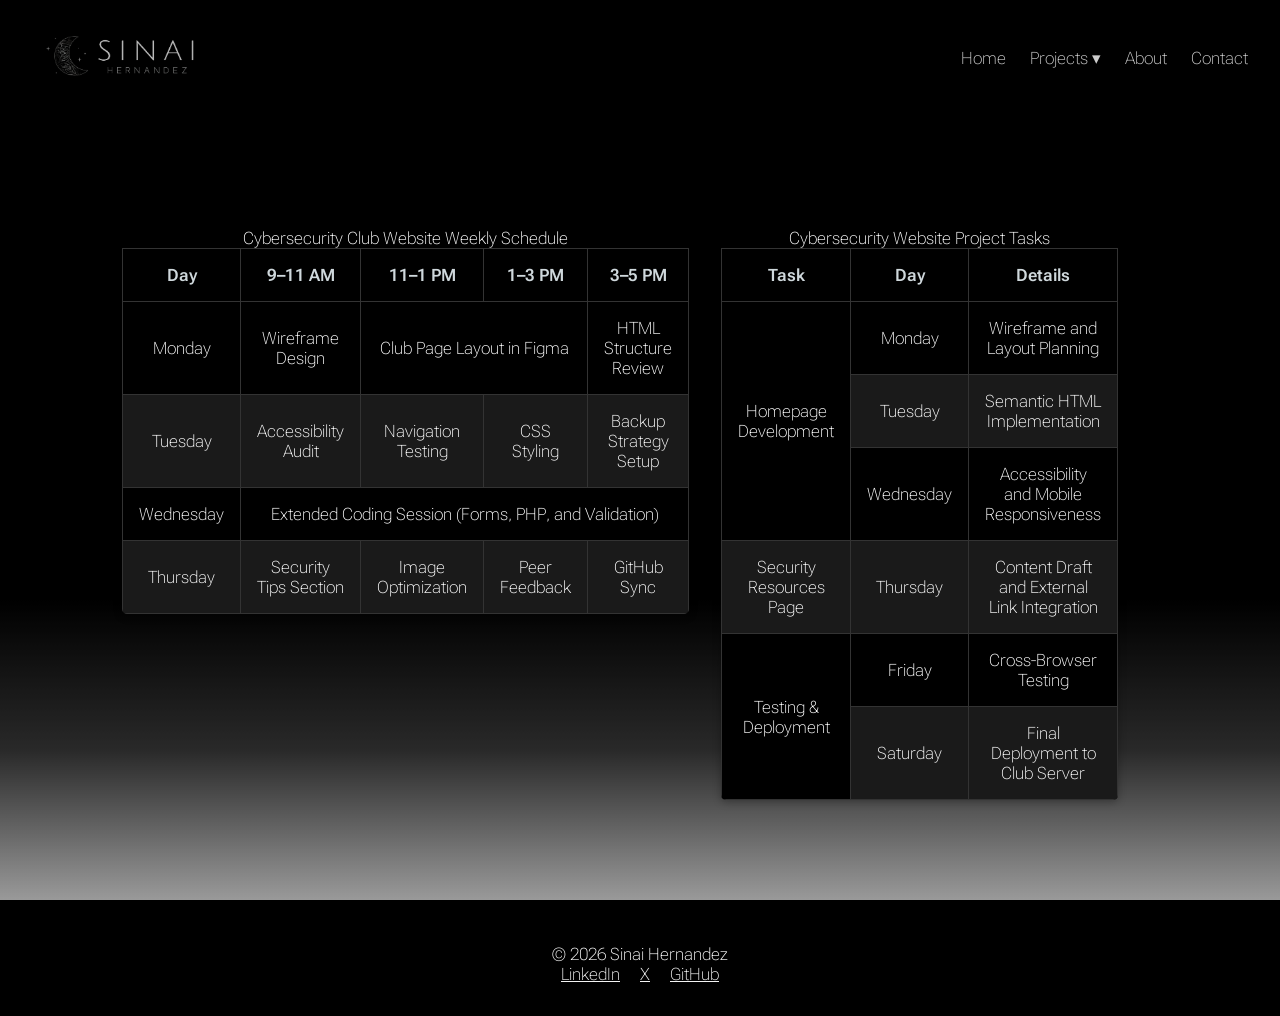
<file: planner-tables.html>
<!DOCTYPE html>
<html lang="en">

<head>
    <meta charset="UTF-8">
    <meta name="viewport" content="width=device-width, initial-scale=1.0">
    <title>Sinai's Portfolio</title>
    <link rel="icon" type="image/png" href="images/favicon.png">
    <link rel="preconnect" href="https://fonts.googleapis.com">
    <link rel="preconnect" href="https://fonts.gstatic.com" crossorigin>
    <link href="https://fonts.googleapis.com/css2?family=Italiana&family=Roboto+Flex:opsz,wght,XOPQ,XTRA,YOPQ,YTDE,YTFI,YTLC,YTUC@8..144,100..1000,96,468,79,-203,738,514,712&display=swap" rel="stylesheet">
    <link rel="stylesheet" href="css/styles.css">
</head>

<body>
    <header>
        <nav class="navbar">
            <div class="logo">
                <img src="images/2ndlogo.png" alt="Sinai Hernandez logo">
            </div>
    
            <!-- Hamburger button -->
            <button class="hamburger" aria-label="Toggle menu">☰</button>
    
            <ul class="nav-links">
                <li class="nav-item"><a class="nav-link" href="index.html">Home</a></li>
                <li class="dropdown">
                    <a href="#projects" class="dropdown-toggle">Projects ▾</a>
                    <ul class="dropdown-menu">
                        <li><a href="Art-portfolio.html">Art Portfolio</a></li>
                        <li><a href="/cyber-site/index.html">San-Jac Cybersecurity Site</a></li>
                        <li><a href="fav-list.html">Favorite Lists</a></li>
                        <li><a href="planner-tables.html">Planner Tables</a></li>
                        <li><a href="star-bucks.html">Starbucks Clone</a></li>
                        <li><a href="wishlist.html">My Wishlist</a></li>
                    </ul>
                </li>
                <li><a href="index.html#about">About</a></li>
                <li><a href="contact.html">Contact</a></li>
            </ul>
        </nav>
    </header>

    <main>
        <div class="planner-grid">

            <div class="table-container">
            <table>
                <caption>Cybersecurity Club Website Weekly Schedule</caption>
                <!-- Table 1: Weekly Schedule -->
                <thead>
                    <tr>
                        <th>Day</th>
                        <th>9–11 AM</th>
                        <th>11–1 PM</th>
                        <th>1–3 PM</th>
                        <th>3–5 PM</th>
                    </tr>
                </thead>
                <tbody>
                    <tr>
                        <td>Monday</td>
                        <td>Wireframe Design</td>
                        <td colspan="2">Club Page Layout in Figma</td>
                        <td>HTML Structure Review</td>
                    </tr>
                    <tr>
                        <td>Tuesday</td>
                        <td>Accessibility Audit</td>
                        <td>Navigation Testing</td>
                        <td>CSS Styling</td>
                        <td>Backup Strategy Setup</td>
                    </tr>
                    <tr>
                        <td>Wednesday</td>
                        <td colspan="4">Extended Coding Session (Forms, PHP, and Validation)</td>
                    </tr>
                    <tr>
                        <td>Thursday</td>
                        <td>Security Tips Section</td>
                        <td>Image Optimization</td>
                        <td>Peer Feedback</td>
                        <td>GitHub Sync</td>
                    </tr>
                </tbody>
            </table>
        </div>

        <div class="table-container table-two">
            <table>
                <caption>Cybersecurity Website Project Tasks</caption>
                <!-- Table 2: Multi-Day Task List -->
                <thead>
                    <tr>
                        <th>Task</th>
                        <th>Day</th>
                        <th>Details</th>
                    </tr>
                </thead>
                <tbody>
                    <tr>
                        <td rowspan="3">Homepage Development</td>
                        <td>Monday</td>
                        <td>Wireframe and Layout Planning</td>
                    </tr>
                    <tr>
                        <td>Tuesday</td>
                        <td>Semantic HTML Implementation</td>
                    </tr>
                    <tr>
                        <td>Wednesday</td>
                        <td>Accessibility and Mobile Responsiveness</td>
                    </tr>
                    <tr>
                        <td>Security Resources Page</td>
                        <td>Thursday</td>
                        <td>Content Draft and External Link Integration</td>
                    </tr>
                    <tr>
                        <td rowspan="2">Testing & Deployment</td>
                        <td>Friday</td>
                        <td>Cross-Browser Testing</td>
                    </tr>
                    <tr>
                        <td>Saturday</td>
                        <td>Final Deployment to Club Server</td>
                    </tr>
                </tbody>
            </table>
        </div>
    </main>
    

    <!-- Footer -->
    <footer>
        <p>&copy; 2026 Sinai Hernandez</p>
        <div class="socials">
            <a href="https://www.linkedin.com/in/sinai-hernandez-416890338/">LinkedIn</a>
            <a href="#">X</a>
            <a href="https://github.com/BloomingMidnightlight">GitHub</a>
        </div>
    </footer>

    <!-- Scripts -->
    <script>
        // Scroll fade background
        window.addEventListener("scroll", () => {
            const scrollTop = window.scrollY;
            const docHeight = document.body.scrollHeight - window.innerHeight;
            const scrollPercent = scrollTop / docHeight;
            const shade = Math.floor(scrollPercent * 255);
            document.body.style.backgroundColor = `rgb(${shade}, ${shade}, ${shade})`;
        });

        // Dropdown toggle for mobile
        document.querySelectorAll(".dropdown-toggle").forEach(toggle => {
            toggle.addEventListener("click", e => {
                e.preventDefault();
                const parent = toggle.parentElement;
                document.querySelectorAll(".dropdown").forEach(drop => {
                    if (drop !== parent) drop.classList.remove("open");
                });
                parent.classList.toggle("open");
            });
        });

        // Hamburger toggle
        const hamburger = document.querySelector(".hamburger");
        const navLinks = document.querySelector(".nav-links");

        hamburger.addEventListener("click", () => {
            navLinks.classList.toggle("show");
        });
    </script>

</body>

</html>
</file>
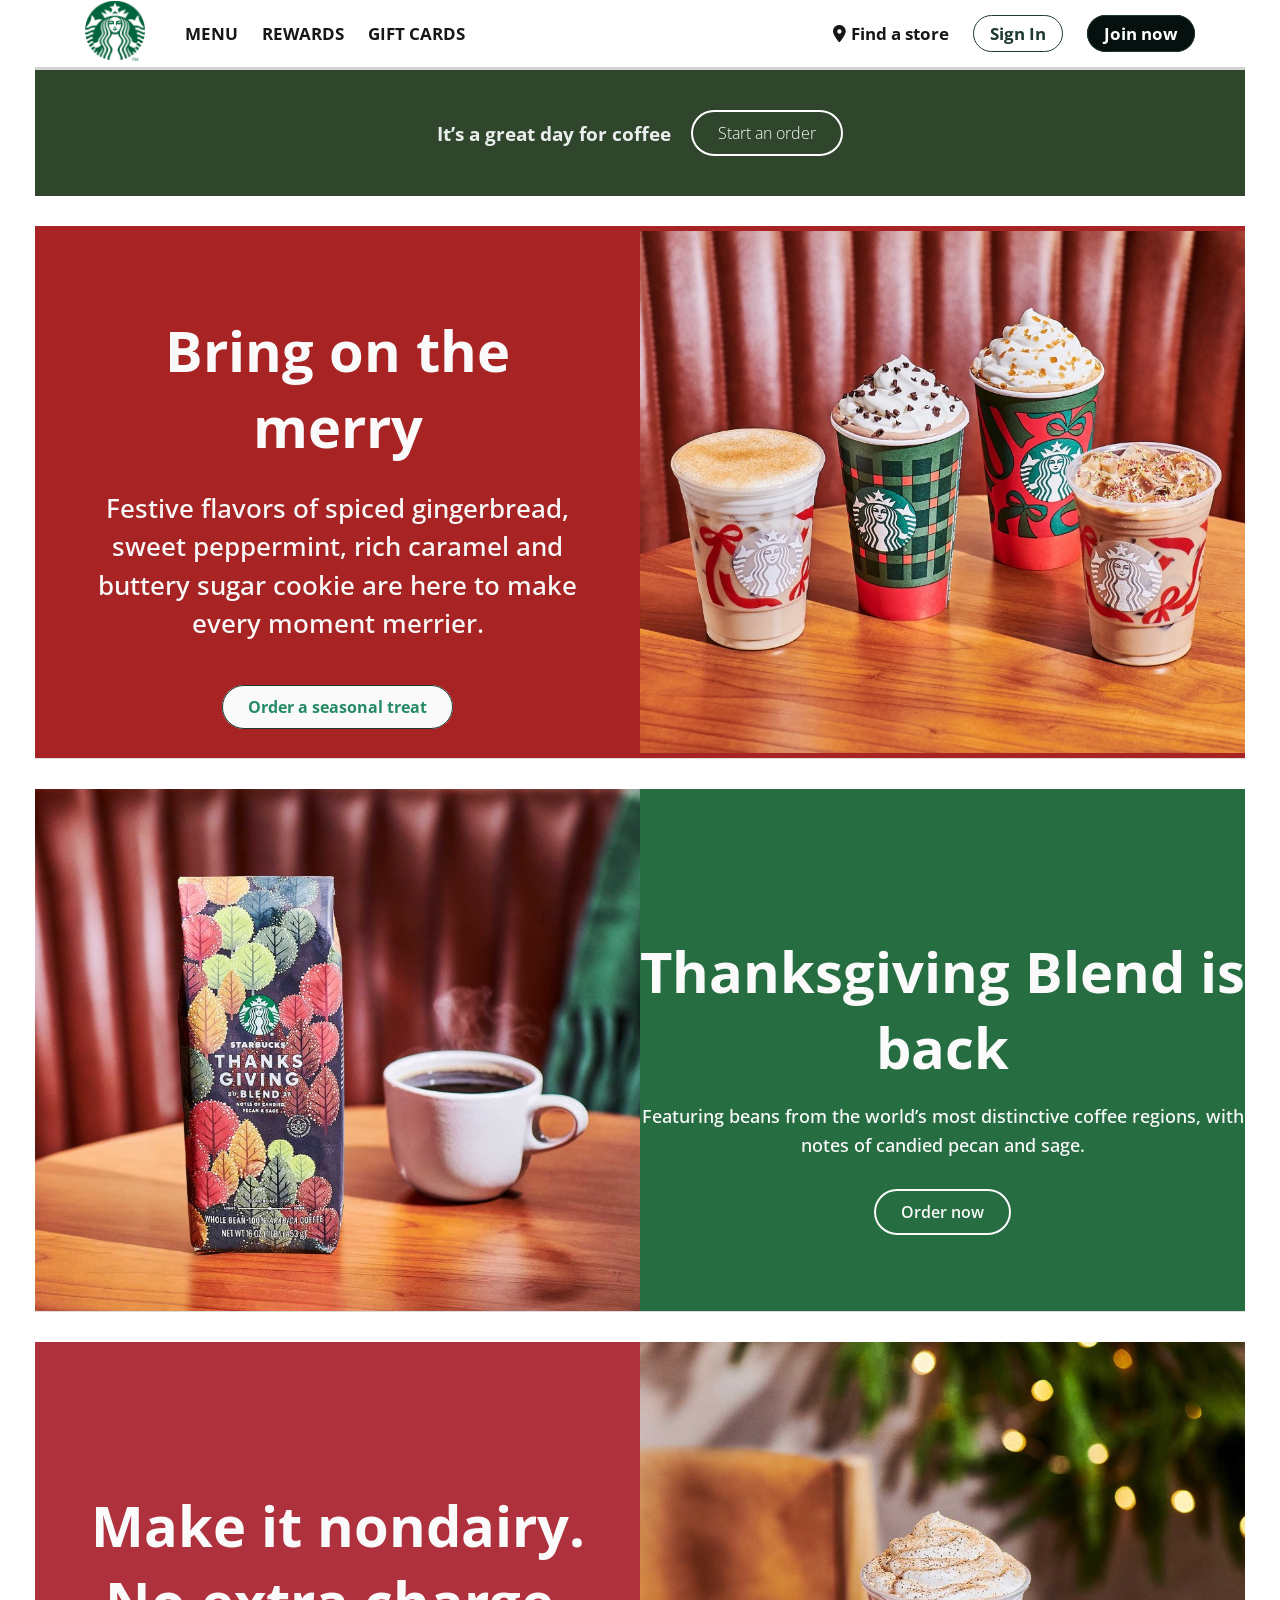
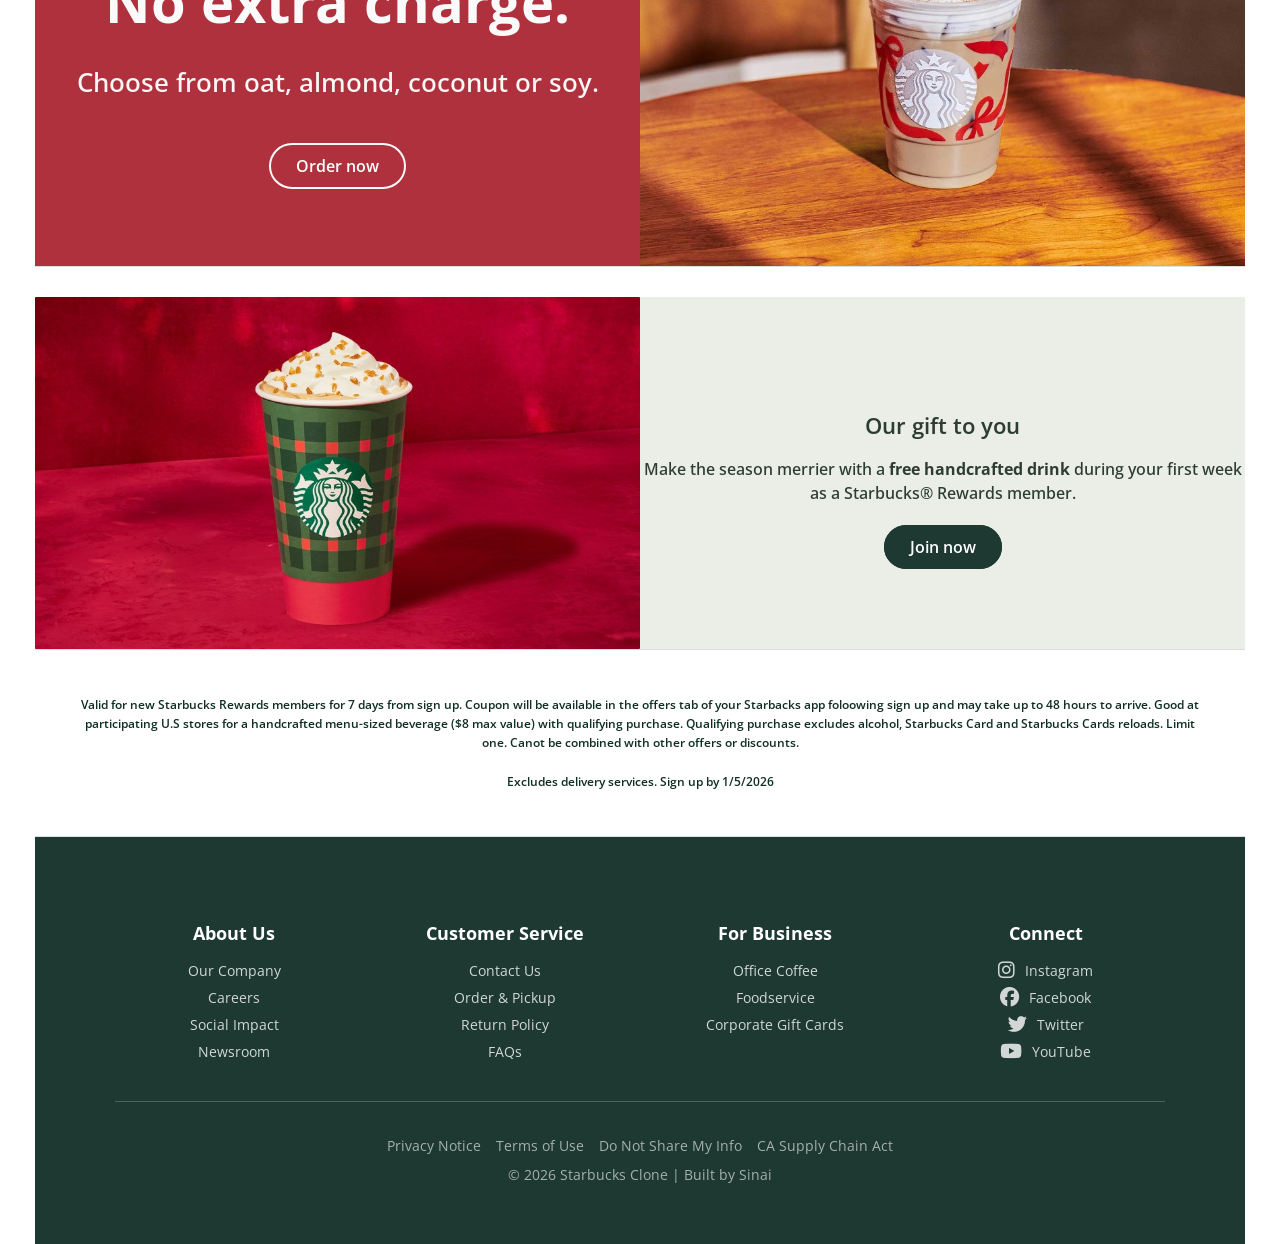
<file: star-bucks.html>
<!DOCTYPE html>
<html lang="en">

<head>
    <meta charset="UTF-8" />
    <meta name="viewport" content="width=device-width, initial-scale=1.0" />
    <title>Starbucks Clone</title>

    <link href="https://fonts.googleapis.com/css2?family=Open+Sans:wght@400;600;700&display=swap" rel="stylesheet">
    <link rel="stylesheet" href="https://cdnjs.cloudflare.com/ajax/libs/font-awesome/6.5.0/css/all.min.css">
    <link rel="stylesheet" href="css/starbucks.css" />
</head>

<body>

    <header>
        <nav class="navbar">

            <div class="nav-left">
                <a href="index.html">
                    <img src="images/STARBUCKS/starbucks.png" alt="Starbucks Logo" class="logo">
                </a>

                <ul class="nav-links">
                    <li><a href="#">MENU</a></li>
                    <li><a href="#">REWARDS</a></li>
                    <li><a href="#">GIFT CARDS</a></li>
                </ul>
            </div>

            <div class="nav-right">
                <ul class="nav-links right-links">
                    <li>
                        <a href="#" class="store-link">
                            <i class="fa-solid fa-location-dot"></i> Find a store
                        </a>
                    </li>
                    <li><a href="#" class="btn sign-in">Sign In</a></li>
                    <li><a href="#" class="btn join-now">Join now</a></li>
                </ul>
            </div>

            <!-- ✅ NEW: Hamburger button -->
            <button class="hamburger" aria-label="Menu">
                <span></span>
                <span></span>
                <span></span>
            </button>

        </nav>
    </header>

    <!-- ✅ NEW: Mobile slide-in menu -->
    <div class="mobile-menu">
        <ul class="mobile-links">
            <li><a href="#">MENU</a></li>
            <li><a href="#">REWARDS</a></li>
            <li><a href="#">GIFT CARDS</a></li>
        </ul>

        <div class="mobile-actions">
            <a href="#" class="btn sign-in">Sign In</a>
            <a href="#" class="btn join-now">Join now</a>
        </div>

        <a href="#" class="store-link mobile-store">
            <i class="fa-solid fa-location-dot"></i> Find a store
        </a>
    </div>

    <!-- EVERYTHING BELOW IS UNCHANGED -->
    <section class="banner">
        <div class="banner-content">
            <h2>It’s a great day for coffee</h2>
            <a href="#" class="btn banner-btn">Start an order</a>
        </div>
    </section>

    <section class="promo-section">
        <div class="promo-content">
            <h1>Bring on the merry</h1>
            <p>Festive flavors of spiced gingerbread, sweet peppermint, rich caramel and buttery sugar cookie are here
                to make every moment merrier.</p>
            <a href="#" class="btn promo-btn">Order a seasonal treat</a>
        </div>

        <div class="promo-image">
            <img src="images/STARBUCKS/starbucks-cups(1).jpg" alt="Holiday Drink">
        </div>
    </section>

    <section class="featured-product reverse">
        <div class="featured-product">
            <h3>Thanksgiving Blend is back</h3>
            <p>Featuring beans from the world’s most distinctive coffee regions, with notes of candied pecan and sage.
            </p>
            <a href="#" class="btn feature-btn outline">Order now</a>
        </div>
        <div class="featured-image">
            <img src="images/STARBUCKS/starbucks-cup(2).jpg" alt="">
        </div>
    </section>

    <section class="nondairy-promo-section">
        <div class="nondairy-content">
            <h3>Make it nondairy. No extra charge.</h3>
            <p>Choose from oat, almond, coconut or soy.</p>
            <a href="#" class="btn nondairy-btn">Order now</a>
        </div>
        <div class="nondairy-image">
            <img src="images/STARBUCKS/starbucks-cup(4).jpg" alt="">
        </div>
    </section>

    <section class="rewards-promo reverse">
        <div class="rewards-product">
            <h3>Our gift to you</h3>
            <p>Make the season merrier with a <b>free handcrafted drink</b> during your first week as a Starbucks®
                Rewards member.
            </p>
            <a href="#" class="btn rewards-btn">Join now</a>
        </div>
        <section class="rewards-image">
            <img src="images/STARBUCKS/starbucks-cup(3).jpg" alt="Thanksgiving Blend Coffee" />
        </section>
    
    
        <section class="validity">
            <h5> Valid for new Starbucks Rewards members for 7 days from sign up. Coupon will be available in the offers
                tab
                of your Starbacks app foloowing sign up and may take up to 48 hours to arrive.
                Good at participating U.S stores for a handcrafted menu-sized beverage ($8 max value) with qualifying
                purchase. Qualifying purchase excludes alcohol, Starbucks Card and Starbucks Cards reloads. Limit one.
                Canot
                be combined with other offers or discounts.
            </h5>
            <h5>Excludes delivery services. Sign up by 1/5/2026</h5>
        </section>
    </section>

    <footer class="footer-expanded">

        <div class="footer-columns">
            <div class="footer-col">
                <h4>About Us</h4>
                <ul>
                    <li><a href="#">Our Company</a></li>
                    <li><a href="#">Careers</a></li>
                    <li><a href="#">Social Impact</a></li>
                    <li><a href="#">Newsroom</a></li>
                </ul>
            </div>
            <div class="footer-col">
                <h4>Customer Service</h4>
                <ul>
                    <li><a href="#">Contact Us</a></li>
                    <li><a href="#">Order & Pickup</a></li>
                    <li><a href="#">Return Policy</a></li>
                    <li><a href="#">FAQs</a></li>
                </ul>
            </div>
            <div class="footer-col">
                <h4>For Business</h4>
                <ul>
                    <li><a href="#">Office Coffee</a></li>
                    <li><a href="#">Foodservice</a></li>
                    <li><a href="#">Corporate Gift Cards</a></li>
                </ul>
            </div>
            <div class="footer-col">
                <h4>Connect</h4>
                <ul class="socials">
                    <li><a href="https://www.instagram.com/starbucks/"><i class="fab fa-instagram"></i> Instagram</a></li>
                    <li><a href="https://www.facebook.com/Starbucks/"><i class="fab fa-facebook"></i> Facebook</a></li>
                    <li><a href="https://x.com/starbucks"><i class="fab fa-twitter"></i> Twitter</a></li>
                    <li><a href="https://www.youtube.com/starbucks"><i class="fab fa-youtube"></i> YouTube</a></li>
                </ul>
            </div>
        </div>
        
        <div class="footer-bottom">
            <ul class="legal-links">
                <li><a href="#">Privacy Notice</a></li>
                <li><a href="#">Terms of Use</a></li>
                <li><a href="#">Do Not Share My Info</a></li>
                <li><a href="#">CA Supply Chain Act</a></li>
            </ul>
            <p>© 2026 Starbucks Clone | Built by Sinai</p>
        </div>
        
    </footer>

    <!-- ✅ NEW: JS -->
    <script>
        const hamburger = document.querySelector('.hamburger');
        const mobileMenu = document.querySelector('.mobile-menu');

        hamburger.addEventListener('click', () => {
            hamburger.classList.toggle('active');
            mobileMenu.classList.toggle('active');
            document.body.classList.toggle('menu-open');
        });
    </script>

</body>

</html>
</file>
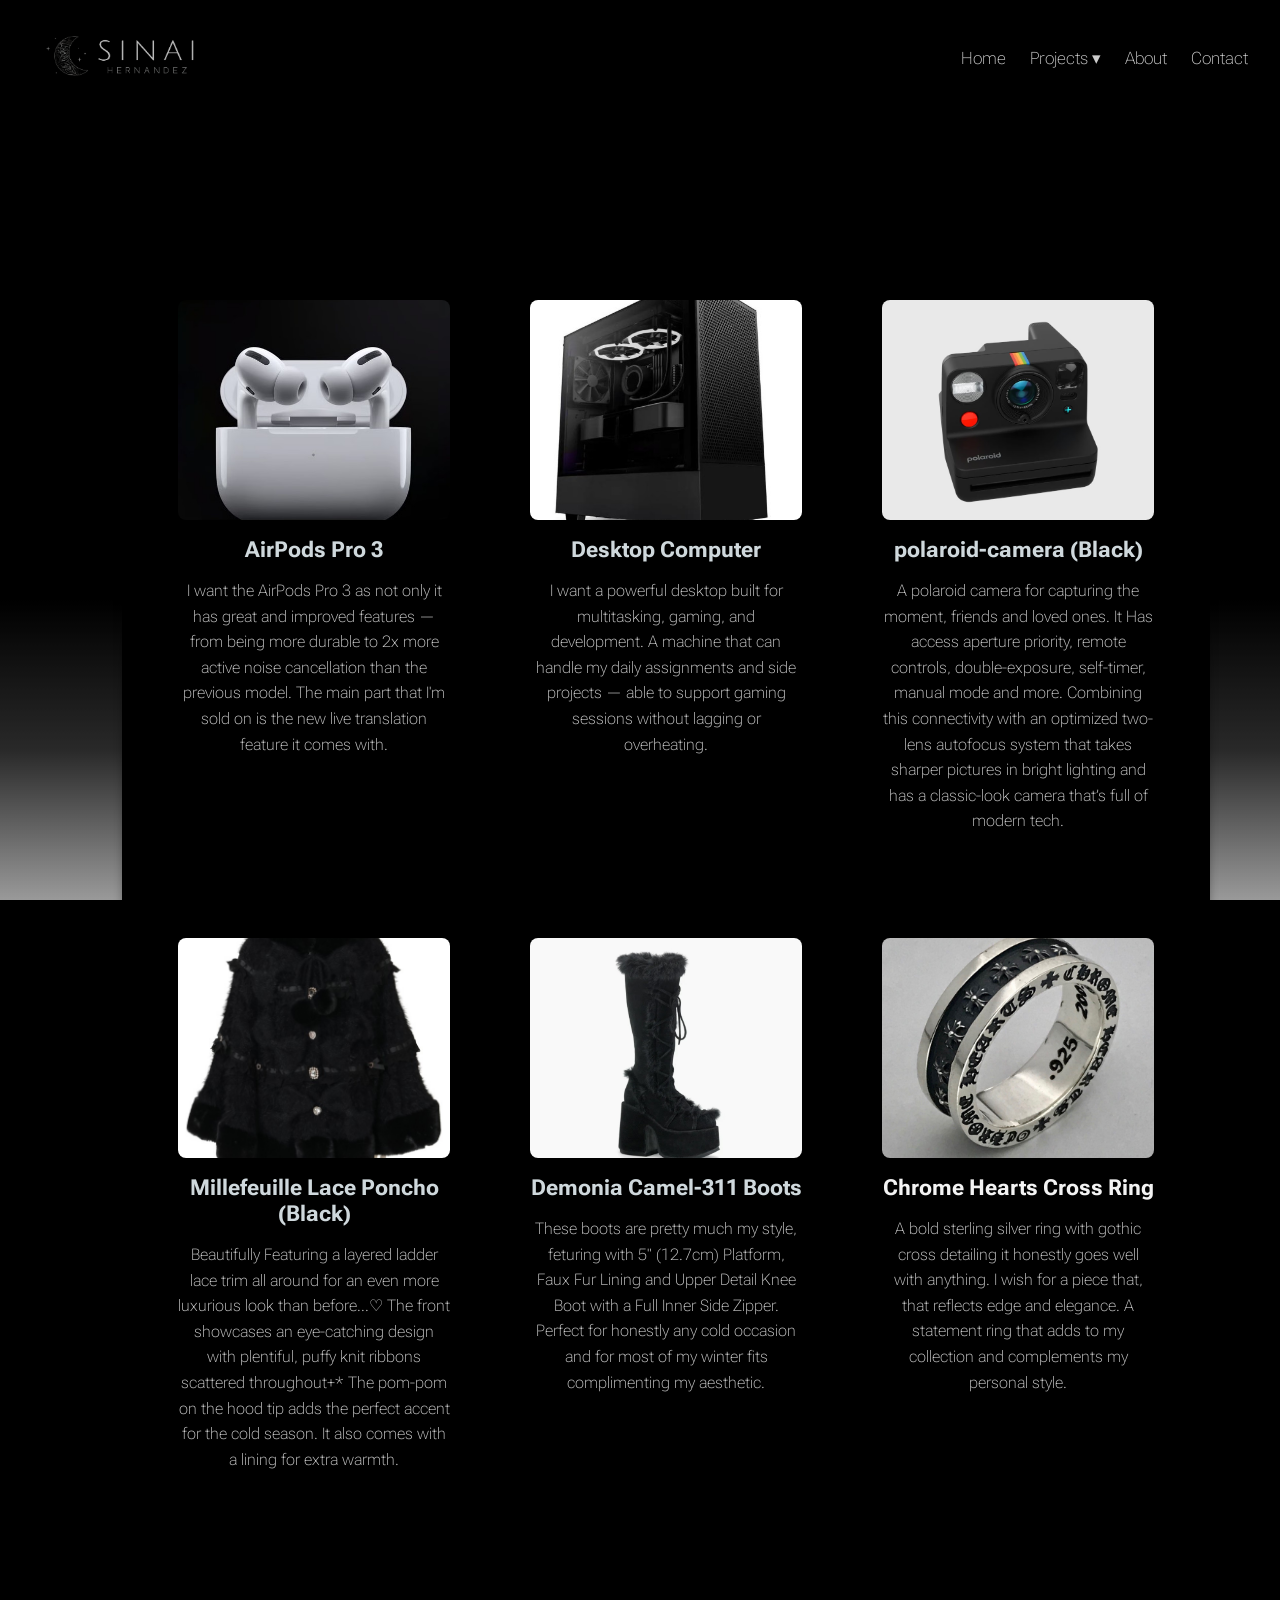
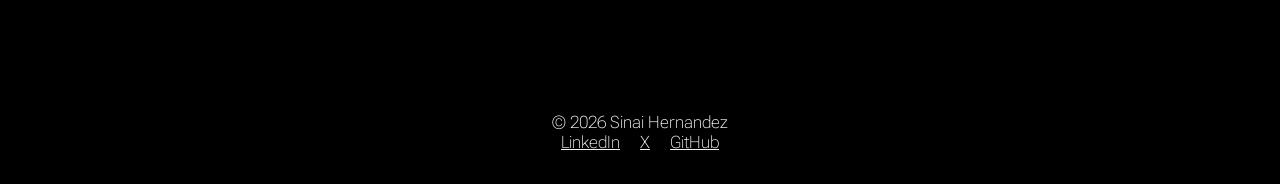
<file: wishlist.html>
<!DOCTYPE html>
<html lang="en">

<head>
    <meta charset="UTF-8">
    <meta name="viewport" content="width=device-width, initial-scale=1.0">
    <title>Sinai's Portfolio</title>
    <link rel="icon" type="image/png" href="images/favicon.png">
    <link rel="preconnect" href="https://fonts.googleapis.com">
    <link rel="preconnect" href="https://fonts.gstatic.com" crossorigin>
    <link href="https://fonts.googleapis.com/css2?family=Italiana&family=Roboto+Flex:opsz,wght,XOPQ,XTRA,YOPQ,YTDE,YTFI,YTLC,YTUC@8..144,100..1000,96,468,79,-203,738,514,712&display=swap" rel="stylesheet">
    <link rel="stylesheet" href="css/styles.css">
</head>

<body>

    <header>
        <nav class="navbar">
            <div class="logo">
                <img src="images/2ndlogo.png" alt="Sinai Hernandez logo">
            </div>

    
            <!-- Hamburger button -->
            <button class="hamburger" aria-label="Toggle menu">☰</button>
    
            <ul class="nav-links">
                <li class="nav-item"><a class="nav-link" href="index.html">Home</a></li>
                <li class="dropdown">
                    <a href="#projects" class="dropdown-toggle">Projects ▾</a>
                    <ul class="dropdown-menu">
                        <li><a href="Art-portfolio.html">Art Portfolio</a></li>
                        <li><a href="/cyber-site/index.html">San-Jac Cybersecurity Site</a></li>
                        <li><a href="fav-list.html">Favorite Lists</a></li>
                        <li><a href="planner-tables.html">Planner Tables</a></li>
                        <li><a href="star-bucks.html">Starbucks Clone</a></li>
                        <li><a href="wishlist.html">My Wishlist</a></li>
                    </ul>
                </li>
                <li><a href="index.html#about">About</a></li>
                <li><a href="contact.html">Contact</a></li>
            </ul>
        </nav>
    </header>

    <!-- Wishlist Section -->
    <main class="container">
        <section class="row wishlist-section">

            <!-- Row 1 -->
            <article class="wishlist-card">
                <div class="img-wrapper">
                    <img src="images/WISHLIST/airpods.jpg" alt="AirPods Pro 3" class="wishlist-img" />
                </div>
                <h2 class="wishlist-item-title">
                    <a href="https://www.apple.com/airpods-pro/" target="_blank" class="wishlist-title-link">
                        AirPods Pro 3
                    </a>
                </h2>
                
                <p class="wishlist-description">
                    I want the AirPods Pro 3 as not only it has great and improved features — from being more durable to
                    2x
                    more
                    active noise cancellation than the previous model. The main part that I'm sold on is the new live
                    translation feature it comes with.
                </p>
            </article>

            <article class="wishlist-card">
                <div class="img-wrapper">
                    <img src="images/WISHLIST/PC.jpg" alt="High-Performance PC" class="wishlist-img" />
                </div>
                <h2 class="wishlist-item-title">
                    <a href="https://www.newegg.com/p/1VK-01UA-01NK4?Item=9SIAK3PKCG7838" target="_blank" class="wishlist-title-link">
                        Desktop Computer
                    </a>
                </h2>
                <p class="wishlist-description">
                    I want a powerful desktop built for multitasking, gaming, and development. A machine that can handle
                    my
                    daily assignments and side projects — able to support gaming sessions without lagging or
                    overheating.
                </p>
            </article>

            <!-- Row 2 -->
            <article class="wishlist-card">
                <div class="img-wrapper">
                    <img src="images/WISHLIST/polaroid-camera.jpg" alt="polaroid-camera" class="wishlist-img" />
                </div>
                <h2 class="wishlist-item-title">
                <a href="https://www.polaroid.com/en_us/products/now-plus-polaroid-camera/black" target="_blank" class="wishlist-title-link">
                    polaroid-camera (Black)
                </a>
                </h2>
                <p class="wishlist-description">
                    A polaroid camera for capturing the moment, friends and loved ones. It Has access aperture priority, remote controls, double-exposure, self-timer, manual mode and more. Combining this connectivity
                    with an optimized two-lens autofocus system that takes sharper pictures in bright lighting and has a classic-look
                    camera that’s full of modern tech.
                </p>
            </article>

            <article class="wishlist-card">
                <div class="img-wrapper">
                    <img src="images/WISHLIST/Millefeuille-Lace-Poncho.jpg" alt="LEGO Chinese New Year Fan Set" class="wishlist-img" />
                </div>
                <h2 class="wishlist-item-title">
                    <a href="https://tokyokawaiilife.com/goods_en_USD_2447.html" target="_blank" class="wishlist-title-link">
                        Millefeuille Lace Poncho (Black)
                    </a>
                </h2>                
                <p class="wishlist-description">
                    Beautifully Featuring a layered ladder lace trim all around for an even more luxurious look than before...♡ The front showcases an
                    eye-catching design with plentiful, puffy knit ribbons scattered throughout+* The pom-pom on the hood tip adds the
                    perfect accent for the cold season. It also comes with a lining for extra warmth.
                </p>
            </article>

            <!-- Row 3 -->
            <article class="wishlist-card">
                <div class="img-wrapper">
                    <img src="images/WISHLIST/Camel-311-boots.jpg" alt="Demonia Camel-311 Platform Boots" class="wishlist-img" />
                </div>
                <h2 class="wishlist-item-title">
                    <a href="https://demoniacult.com/collections/best-sellers/products/camel-311bsue" target="_blank"
                        class="wishlist-title-link">
                        Demonia Camel-311 Boots
                    </a>
                </h2>
                
                <p class="wishlist-description">
                    These boots are pretty much my style, feturing with 5" (12.7cm) Platform, Faux Fur Lining and Upper Detail Knee Boot
                    with a Full Inner Side Zipper. Perfect for honestly any cold occasion and for most of my winter fits complimenting my aesthetic.
                </p>
            </article>

            <article class="wishlist-card">
                <div class="img-wrapper">
                    <img src="images/WISHLIST/chrome-hearts-ring.jpg" alt="Chrome Hearts Cross Ring" class="wishlist-img" />
                </div>
                <h2 class="wishlist-item-title">Chrome Hearts Cross Ring</h2>
                <p class="wishlist-description">
                    A bold sterling silver ring with gothic cross detailing it honestly goes well with anything. I wish
                    for
                    a piece that, that reflects edge and elegance. A statement ring that adds to my collection and
                    complements my personal style.
                </p>
            </article>

        </section>

        </section>

        </section>
    </main>

    <!-- Footer -->
    <footer>
        <p>&copy; 2026 Sinai Hernandez</p>
        <div class="socials">
            <a href="https://www.linkedin.com/in/sinai-hernandez-416890338/">LinkedIn</a>
            <a href="#">X</a>
            <a href="https://github.com/BloomingMidnightlight">GitHub</a>
        </div>
    </footer>

    <!-- Scripts -->
    <script>
        // Scroll fade background
        window.addEventListener("scroll", () => {
            const scrollTop = window.scrollY;
            const docHeight = document.body.scrollHeight - window.innerHeight;
            const scrollPercent = scrollTop / docHeight;
            const shade = Math.floor(scrollPercent * 255);
            document.body.style.backgroundColor = `rgb(${shade}, ${shade}, ${shade})`;
        });

        // Dropdown toggle for mobile
        document.querySelectorAll(".dropdown-toggle").forEach(toggle => {
            toggle.addEventListener("click", e => {
                e.preventDefault();
                const parent = toggle.parentElement;
                document.querySelectorAll(".dropdown").forEach(drop => {
                    if (drop !== parent) drop.classList.remove("open");
                });
                parent.classList.toggle("open");
            });
        });

        // Hamburger toggle
        const hamburger = document.querySelector(".hamburger");
        const navLinks = document.querySelector(".nav-links");

        hamburger.addEventListener("click", () => {
            navLinks.classList.toggle("show");
        });
    </script>

</body>

</html>
</file>
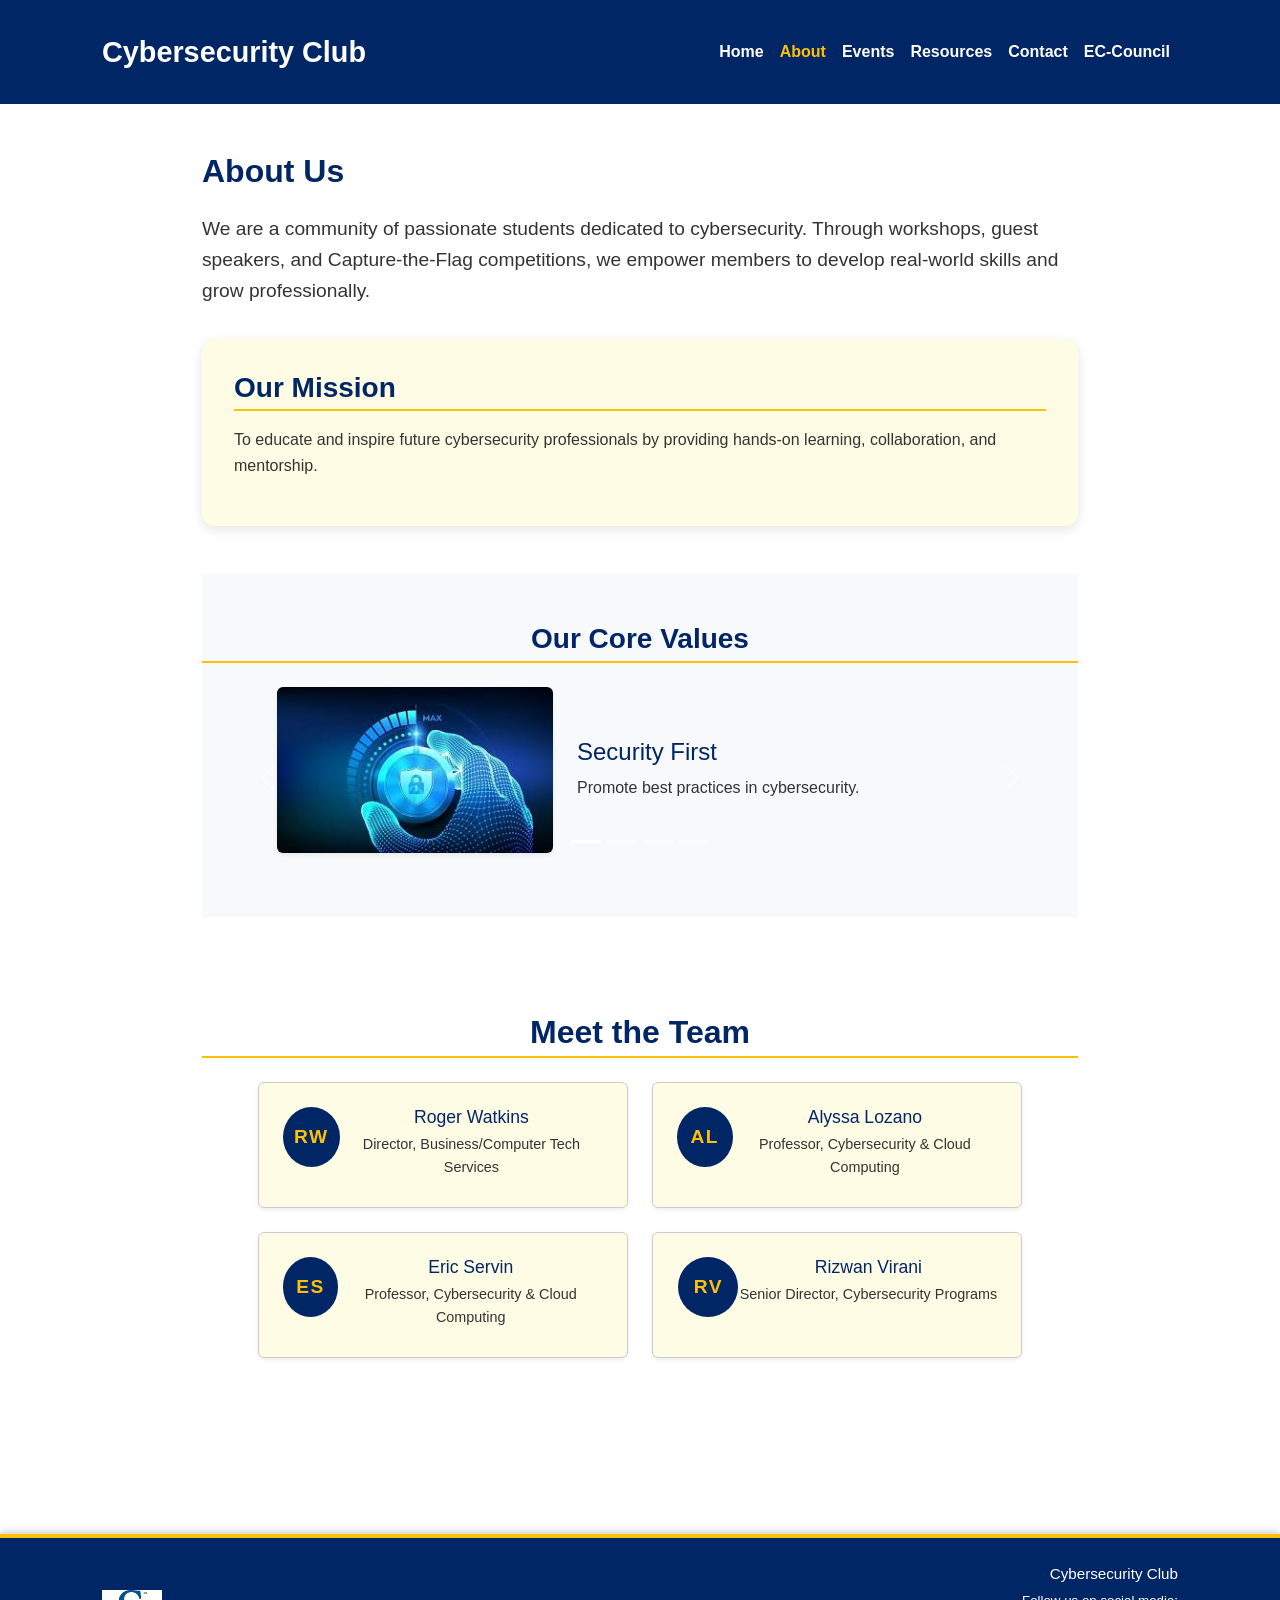
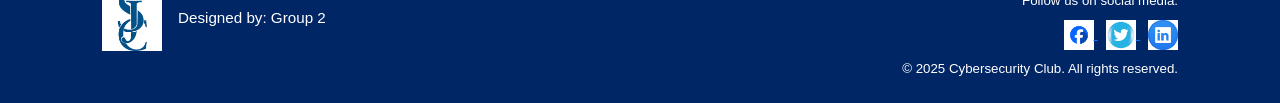
<file: cyber-site/about.html>
<!DOCTYPE html>
<html lang="en">
<head>
  <meta charset="UTF-8" />
  <meta name="viewport" content="width=device-width, initial-scale=1.0" />
  <title>Cybersecurity Club - About</title>

  <!-- Bootstrap 5 CSS -->
  <link href="https://cdn.jsdelivr.net/npm/bootstrap@5.3.3/dist/css/bootstrap.min.css" rel="stylesheet">

  <!-- Custom CSS -->
  <link rel="stylesheet" href="css/styles.css" />

  <!-- Favicon -->
  <link rel="icon" type="image/x-icon" href="images/favicon-SJ.ico" />

  <!-- Font Awesome -->
  <link rel="stylesheet" href="https://cdnjs.cloudflare.com/ajax/libs/font-awesome/5.15.4/css/all.min.css">

  <style>
    :root {
      --royal-blue: #002666;
      --gold: #ffc107;
      --white: #ffffff;
    }

    body {
      font-family: Arial, sans-serif;
    }

    /* Header active link */
    .navbar-nav .nav-link.active {
      font-weight: bold;
      color: var(--gold) !important;
    }

    /* About Page */
    .about-container h2,
    .about-container h3 {
      color: var(--royal-blue);
    }

    .intro {
      font-size: 1.2rem;
      margin-bottom: 2rem;
      line-height: 1.6;
    }

    /* Mission Section */
    .mission {
      background-color: rgba(255,223,0,0.1);
      padding: 2rem;
      border-radius: 12px;
      box-shadow: 0 4px 12px rgba(0,0,0,0.1);
      margin-bottom: 3rem;
    }

    /* Values Carousel */
    .carousel-inner img {
      border-radius: 12px;
      box-shadow: 0 4px 12px rgba(0,0,0,0.2);
    }
    .carousel-item h4 {
      color: var(--royal-blue);
    }
    .carousel-item p {
      color: #333;
    }

    /* Team Section */
    .team {
      margin-top: 3rem;
    }
    .team-members {
      gap: 1.5rem;
    }
    .member {
      flex: 1 1 200px;
      padding: 1rem;
      border-radius: 12px;
      background-color: rgba(255,223,0,0.1);
      box-shadow: 0 4px 12px rgba(0,0,0,0.15);
      transition: transform 0.3s ease;
    }
    .member:hover {
      transform: translateY(-5px);
    }
    .initials {
      width: 60px;
      height: 60px;
      border-radius: 50%;
      background-color: var(--royal-blue);
      color: var(--gold);
      font-weight: bold;
      font-size: 1.2rem;
      display: flex;
      align-items: center;
      justify-content: center;
      margin: 0 auto 1rem;
    }
    .member-info h4 {
      margin-bottom: 0.3rem;
      color: var(--royal-blue);
    }
    .member-info p {
      font-size: 0.9rem;
      color: #333;
    }

    /* Footer hover icons */
    .footer-combined a img:hover {
      transform: scale(1.1);
      transition: 0.3s ease;
    }
  </style>
</head>

<body>

  <!-- Header / Navbar -->
  <header class="site-header">
    <div class="container">
      <nav class="navbar navbar-expand-lg navbar-light">
        <a class="navbar-brand logo" href="index.html">Cybersecurity Club</a>

        <button class="navbar-toggler" type="button" data-bs-toggle="collapse" data-bs-target="#navbarNavAbout"
          aria-controls="navbarNavAbout" aria-expanded="false" aria-label="Toggle navigation">
          <span class="navbar-toggler-icon"></span>
        </button>

        <div class="collapse navbar-collapse" id="navbarNavAbout">
          <ul class="navbar-nav ms-auto main-nav">
            <li class="nav-item"><a class="nav-link" href="index.html">Home</a></li>
            <li class="nav-item"><a class="nav-link active" aria-current="page" href="about.html">About</a></li>
            <li class="nav-item"><a class="nav-link" href="events.html">Events</a></li>
            <li class="nav-item"><a class="nav-link" href="resources.html">Resources</a></li>
            <li class="nav-item"><a class="nav-link" href="contact.html">Contact</a></li>
            <li class="nav-item">
              <a class="nav-link" href="https://www.eccouncil.org/" target="_blank" rel="noopener noreferrer">
                EC-Council
              </a>
            </li>
          </ul>
        </div>
      </nav>
    </div>
  </header>

  <!-- Main About Content -->
  <main class="section py-5">
    <div class="container about-container">

      <!-- About Us -->
      <h2 class="mb-4">About Us</h2>
      <p class="intro">
        We are a community of passionate students dedicated to cybersecurity.
        Through workshops, guest speakers, and Capture-the-Flag competitions,
        we empower members to develop real-world skills and grow professionally.
      </p>

      <!-- Mission Section -->
      <section class="mission">
        <h3>Our Mission</h3>
        <p>
          To educate and inspire future cybersecurity professionals by providing
          hands-on learning, collaboration, and mentorship.
        </p>
      </section>

      <!-- Values Section -->
      <section class="values py-5 bg-light">
        <h3 class="text-center mb-4">Our Core Values</h3>

        <div id="valuesCarousel" class="carousel slide" data-bs-ride="carousel" aria-label="Core Values Carousel">

          <div class="carousel-inner text-center">

            <!-- Slide 1 -->
            <div class="carousel-item active">
              <div class="row justify-content-center align-items-center">
                <div class="col-md-4">
                  <img src="images/security-first.jpg" class="d-block w-100 rounded shadow-sm mb-3"
                       alt="Security First Icon">
                </div>
                <div class="col-md-6 text-start">
                  <h4>Security First</h4>
                  <p>Promote best practices in cybersecurity.</p>
                </div>
              </div>
            </div>

            <!-- Slide 2 -->
            <div class="carousel-item">
              <div class="row justify-content-center align-items-center">
                <div class="col-md-4">
                  <img src="images/community.jpg" class="d-block w-100 rounded shadow-sm mb-3" alt="Community Icon">
                </div>
                <div class="col-md-6 text-start">
                  <h4>Community</h4>
                  <p>Foster a supportive and inclusive environment.</p>
                </div>
              </div>
            </div>

            <!-- Slide 3 -->
            <div class="carousel-item">
              <div class="row justify-content-center align-items-center">
                <div class="col-md-4">
                  <img src="images/growth.jpg" class="d-block w-100 rounded shadow-sm mb-3" alt="Growth Icon">
                </div>
                <div class="col-md-6 text-start">
                  <h4>Growth</h4>
                  <p>Encourage continuous learning and innovation.</p>
                </div>
              </div>
            </div>

            <!-- Slide 4 -->
            <div class="carousel-item">
              <div class="row justify-content-center align-items-center">
                <div class="col-md-4">
                  <img src="images/excellence.jpg" class="d-block w-100 rounded shadow-sm mb-3" alt="Excellence Icon">
                </div>
                <div class="col-md-6 text-start">
                  <h4>Excellence</h4>
                  <p>Strive for professional and ethical standards.</p>
                </div>
              </div>
            </div>

          </div>

          <!-- Carousel Controls -->
          <button class="carousel-control-prev" type="button" data-bs-target="#valuesCarousel" data-bs-slide="prev">
            <span class="carousel-control-prev-icon" aria-hidden="true"></span>
            <span class="visually-hidden">Previous</span>
          </button>

          <button class="carousel-control-next" type="button" data-bs-target="#valuesCarousel" data-bs-slide="next">
            <span class="carousel-control-next-icon" aria-hidden="true"></span>
            <span class="visually-hidden">Next</span>
          </button>

          <!-- Carousel Indicators -->
          <div class="carousel-indicators mt-3">
            <button type="button" data-bs-target="#valuesCarousel" data-bs-slide-to="0" class="active"
              aria-current="true" aria-label="Security First"></button>
            <button type="button" data-bs-target="#valuesCarousel" data-bs-slide-to="1" aria-label="Community"></button>
            <button type="button" data-bs-target="#valuesCarousel" data-bs-slide-to="2" aria-label="Growth"></button>
            <button type="button" data-bs-target="#valuesCarousel" data-bs-slide-to="3" aria-label="Excellence"></button>
          </div>

        </div>
      </section>

      <!-- Team Section -->
      <section class="team mt-5">
        <h3 class="mb-4 text-center">Meet the Team</h3>

        <div class="container">
          <div class="row g-4">

            <!-- Row 1 -->
            <div class="col-md-6">
              <div class="member text-center p-4 rounded shadow-sm" style="background-color: rgba(255,223,0,0.1);">
                <div class="initials">RW</div>
                <div class="member-info">
                  <h4>Roger Watkins</h4>
                  <p>Director, Business/Computer Tech Services</p>
                </div>
              </div>
            </div>

            <div class="col-md-6">
              <div class="member text-center p-4 rounded shadow-sm" style="background-color: rgba(255,223,0,0.1);">
                <div class="initials">AL</div>
                <div class="member-info">
                  <h4>Alyssa Lozano</h4>
                  <p>Professor, Cybersecurity & Cloud Computing</p>
                </div>
              </div>
            </div>

            <!-- Row 2 -->
            <div class="col-md-6">
              <div class="member text-center p-4 rounded shadow-sm" style="background-color: rgba(255,223,0,0.1);">
                <div class="initials">ES</div>
                <div class="member-info">
                  <h4>Eric Servin</h4>
                  <p>Professor, Cybersecurity & Cloud Computing</p>
                </div>
              </div>
            </div>

            <div class="col-md-6">
              <div class="member text-center p-4 rounded shadow-sm" style="background-color: rgba(255,223,0,0.1);">
                <div class="initials">RV</div>
                <div class="member-info">
                  <h4>Rizwan Virani</h4>
                  <p>Senior Director, Cybersecurity Programs</p>
                </div>
              </div>
            </div>

          </div>
        </div>

      </section>

    </div>
  </main>

  <!-- Footer -->
  <footer class="footer-combined"
          style="background-color: var(--royal-blue); color: var(--white); padding: 1.5rem 0; margin-top: 2rem; border-top: 4px solid var(--gold); box-shadow: 0 -2px 8px rgba(0,0,0,0.2);">

    <div class="container d-flex flex-column flex-md-row justify-content-between align-items-center">

      <div class="d-flex align-items-center mb-3 mb-md-0">
        <img src="images/logo.png" alt="Website Logo" class="footer-logo me-3" style="width:60px; height:auto;">
        <div>
          <p class="mb-1">Designed by: Group 2</p>
        </div>
      </div>

      <div class="text-md-end">
        <p class="mb-1">Cybersecurity Club</p>
        <p class="mb-2 small">Follow us on social media:</p>

        <a href="https://www.facebook.com" target="_blank" rel="noopener noreferrer" class="me-2">
          <img src="images/facebook-logo.png" alt="Facebook logo" style="width:30px; height:30px;">
        </a>

        <a href="https://www.twitter.com" target="_blank" rel="noopener noreferrer" class="me-2">
          <img src="images/twitter-logo.png" alt="Twitter logo" style="width:30px; height:30px;">
        </a>

        <a href="https://www.linkedin.com" target="_blank" rel="noopener noreferrer">
          <img src="images/linkedin-logo.png" alt="LinkedIn logo" style="width:30px; height:30px;">
        </a>

        <p class="mt-2 mb-0 small">&copy; 2025 Cybersecurity Club. All rights reserved.</p>
      </div>

    </div>
  </footer>

  <!-- Bootstrap 5 JS -->
  <script src="https://cdn.jsdelivr.net/npm/bootstrap@5.3.3/dist/js/bootstrap.bundle.min.js"></script>
  <script src="scripts/script.js"></script>

</body>
</html>
</file>
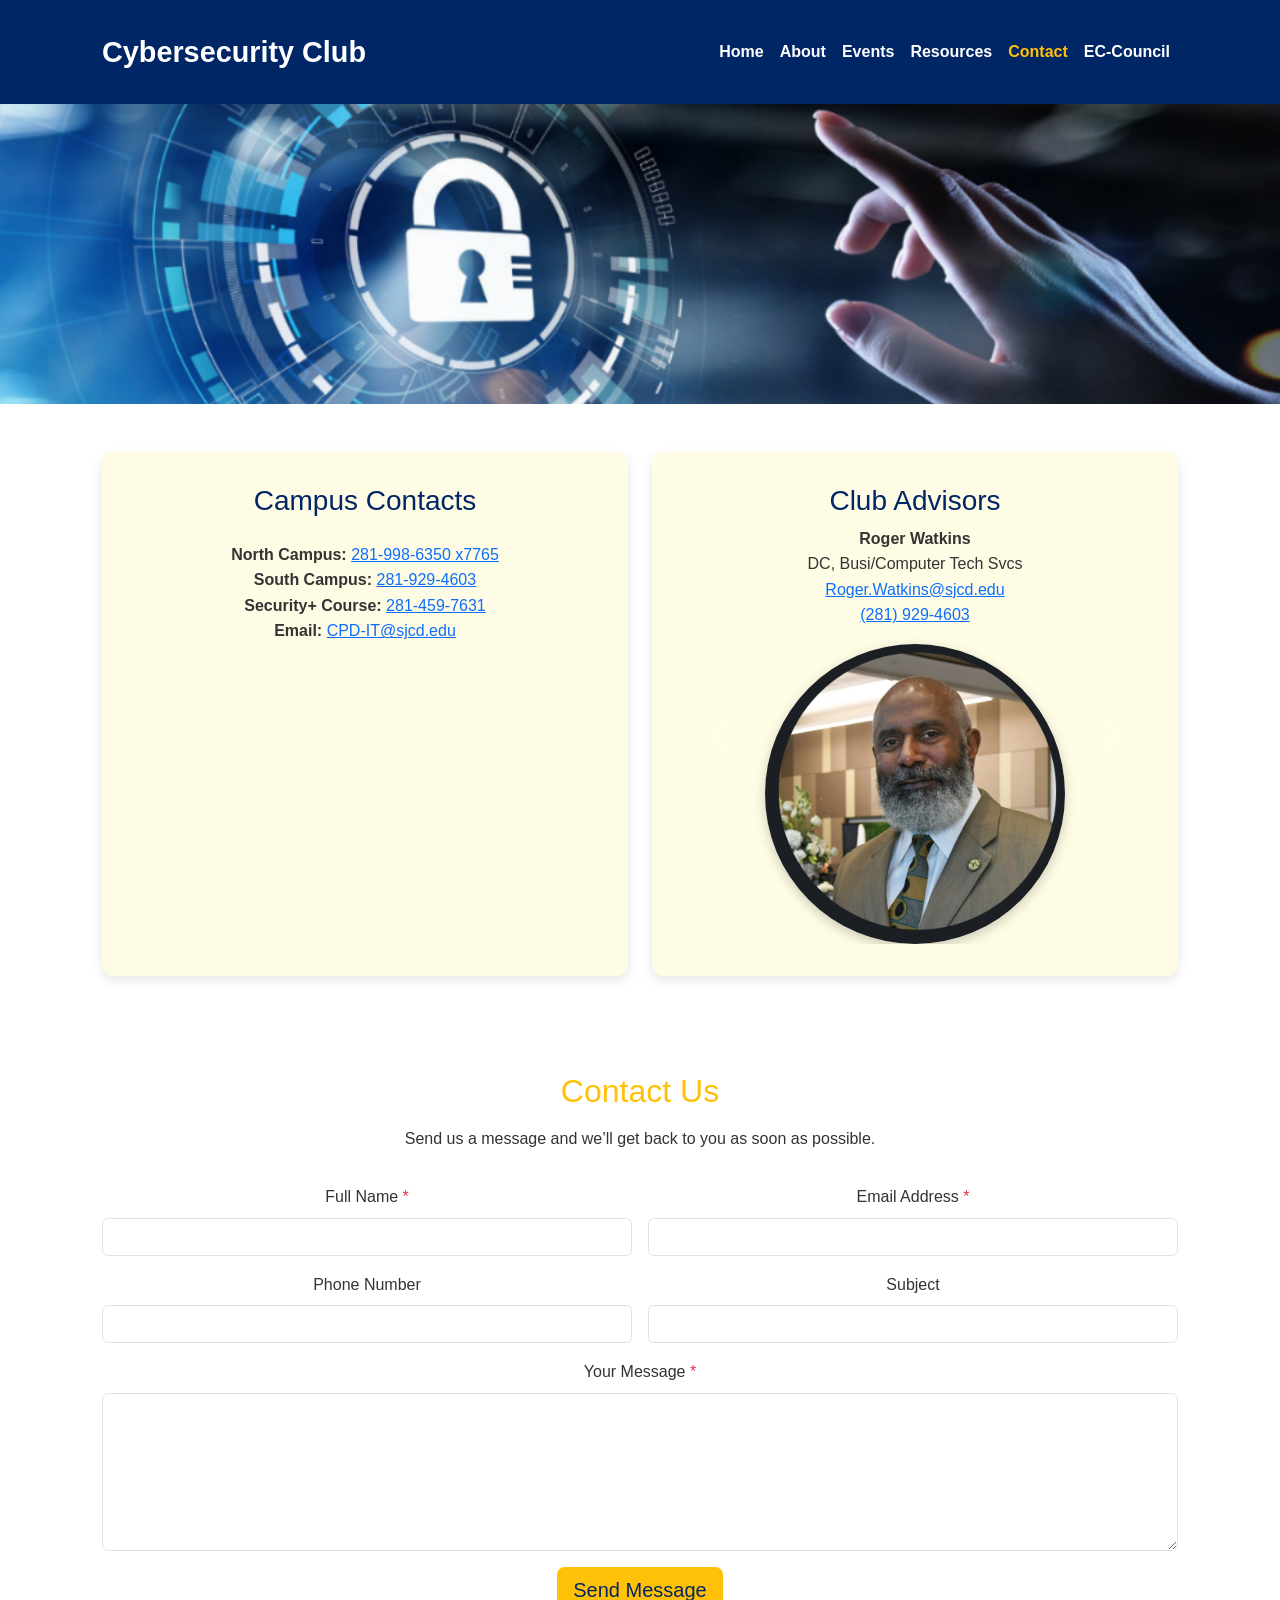
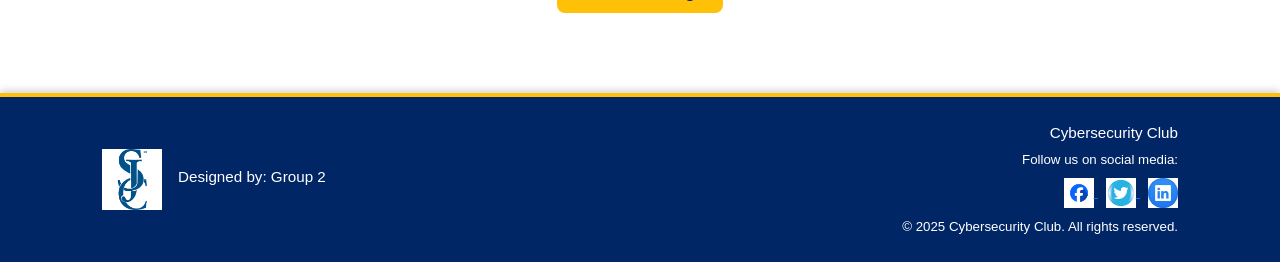
<file: cyber-site/contact.html>
<!DOCTYPE html>
<html lang="en">
<head>
  <meta charset="UTF-8" />
  <meta name="viewport" content="width=device-width, initial-scale=1.0" />
  <title>Cybersecurity Club - Contact</title>
  <!-- Bootstrap 5 CSS -->
  <link href="https://cdn.jsdelivr.net/npm/bootstrap@5.3.3/dist/css/bootstrap.min.css" rel="stylesheet">
  <!-- Custom CSS -->
  <link rel="stylesheet" href="css/styles.css" />
  <!-- Favicon -->
  <link rel="icon" type="image/x-icon" href="images/favicon-SJ.ico" />
  <!-- Font Awesome -->
  <link rel="stylesheet" href="https://cdnjs.cloudflare.com/ajax/libs/font-awesome/5.15.4/css/all.min.css">
  <style>
    :root {
      --royal-blue: #002666;
      --gold: #ffc107;
      --white: #ffffff;
    }

    body { font-family: Arial, sans-serif; }

    /* Header active link */
    .navbar-nav .nav-link.active { font-weight: bold; color: var(--gold) !important; }

    /* Section Headings */
    h2, h3 { color: var(--royal-blue); }

    /* Campus Contacts & Advisors */
    .contact-section, .advisors-section {
      border-radius: 12px;
      padding: 2rem;
      box-shadow: 0 4px 12px rgba(0,0,0,0.1);
      margin-bottom: 3rem;
      background-color: rgba(255,223,0,0.1);
    }

    /* Carousel items */
    .carousel-inner img { border-radius: 12px; box-shadow: 0 4px 12px rgba(0,0,0,0.2); }

    /* Contact Form */
    .contact-form h2 { color: var(--gold); }
    .contact-form button {
      background-color: var(--gold);
      color: var(--royal-blue);
      border: none;
    }

    /* Footer hover icons */
    .footer-combined a img:hover {
      transform: scale(1.1);
      transition: 0.3s ease;
    }
  </style>
</head>
<body>

  <!-- Header / Navbar -->
  <header class="site-header">
    <div class="container">
      <nav class="navbar navbar-expand-lg navbar-light">
        <a class="navbar-brand logo" href="index.html">Cybersecurity Club</a>
        <button class="navbar-toggler" type="button" data-bs-toggle="collapse" data-bs-target="#navbarContact"
          aria-controls="navbarContact" aria-expanded="false" aria-label="Toggle navigation">
          <span class="navbar-toggler-icon"></span>
        </button>
        <div class="collapse navbar-collapse" id="navbarContact">
          <ul class="navbar-nav ms-auto main-nav">
            <li class="nav-item"><a class="nav-link" href="index.html">Home</a></li>
            <li class="nav-item"><a class="nav-link" href="about.html">About</a></li>
            <li class="nav-item"><a class="nav-link" href="events.html">Events</a></li>
            <li class="nav-item"><a class="nav-link" href="resources.html">Resources</a></li>
            <li class="nav-item"><a class="nav-link active" aria-current="page" href="contact.html">Contact</a></li>
            <li class="nav-item"><a class="nav-link" href="https://www.eccouncil.org/" target="_blank" rel="noopener noreferrer">EC-Council</a></li>
          </ul>
        </div>
      </nav>
    </div>
  </header>

  <!-- Hero Banner -->
  <section class="hero-banner">
    <img src="images/cyber4.jpeg" class="img-fluid w-100" style="max-height:300px; object-fit:cover;" alt="Cybersecurity Workshop Banner">
  </section>

  <!-- Main Content -->
  <main class="section py-5">
    <div class="container">

      <!-- Campus Contacts & Advisors -->
      <div class="row g-4">
        <div class="col-md-6 d-flex">
          <div class="contact-section w-100 d-flex flex-column">
            <h3>Campus Contacts</h3>
            <ul class="mt-3 list-unstyled flex-fill">
              <li><strong>North Campus:</strong> <a href="tel:2819986350">281-998-6350 x7765</a></li>
              <li><strong>South Campus:</strong> <a href="tel:2819294603">281-929-4603</a></li>
              <li><strong>Security+ Course:</strong> <a href="tel:2814597631">281-459-7631</a></li>
              <li><strong>Email:</strong> <a href="mailto:CPD-IT@sjcd.edu">CPD-IT@sjcd.edu</a></li>
            </ul>
            <iframe src="https://www.google.com/maps/embed?pb=!1m18!1m12!1m3!1d6939.633098337722!2d-95.20599982371445!3d29.57994054042803!2m3!1f0!2f0!3f0!3m2!1i1024!2i768!4f13.1!3m3!1m2!1s0x86409a3d1006ab8f%3A0x392d12b89cc394b3!2sSan%20Jacinto%20College%20South!5e0!3m2!1svi!2sus!4v1764711934359!5m2!1svi!2sus" 
                    width="100%" height="250" style="border:0; border-radius:12px;" allowfullscreen="" loading="lazy"></iframe>
          </div>
        </div>

        <div class="col-md-6 d-flex">
          <div class="advisors-section w-100 d-flex flex-column">
            <h3>Club Advisors</h3>
            <div id="advisorsCarousel" class="carousel slide flex-fill" data-bs-ride="carousel">
              <div class="carousel-inner">

                <!-- Advisor 1 -->
<div class="carousel-item active">
  <div class="d-flex flex-column align-items-center text-center gap-3">
    <div>
      <strong>Roger Watkins</strong><br>
      DC, Busi/Computer Tech Svcs<br>
      <a href="mailto:Roger.Watkins@sjcd.edu">Roger.Watkins@sjcd.edu</a><br>
      <a href="tel:2819294603">(281) 929-4603</a>
    </div>
    <img src="images/roger.jpg" alt="Roger Watkins" class="rounded-circle" width="300" height="300">
  </div>
</div>

<!-- Advisor 2 -->
<div class="carousel-item">
  <div class="d-flex flex-column align-items-center text-center gap-3">
    <div>
      <strong>Alyssa Lozano</strong><br>
      Prof, Cyber Sec/Cloud Comp<br>
      <a href="mailto:Alyssa.Lozano@sjcd.edu">Alyssa.Lozano@sjcd.edu</a><br>
      <a href="tel:2819986150">(281) 998-6150 x4055</a>
    </div>
    <img src="images/alyssa.jpg" alt="Alyssa Lozano" class="rounded-circle" width="300" height="300">
  </div>
</div>

<!-- Advisor 3 -->
<div class="carousel-item">
  <div class="d-flex flex-column align-items-center text-center gap-3">
    <div>
      <strong>Eric Servin</strong><br>
      Prof, Cyber Sec/Cloud Comp<br>
      <a href="mailto:Eric.Servin@sjcd.edu">Eric.Servin@sjcd.edu</a><br>
      <a href="tel:2819986150">(281) 998-6150 x3451</a>
    </div>
    <img src="images/eric.jpg" alt="Eric Servin" class="rounded-circle" width="300" height="300">
  </div>
</div>

<!-- Advisor 4 -->
<div class="carousel-item">
  <div class="d-flex flex-column align-items-center text-center gap-3">
    <div>
      <strong>Rizwan Virani</strong><br>
      Sr Dir, CyberSecurity Programs<br>
      <a href="mailto:Rizwan.Virani@sjcd.edu">Rizwan.Virani@sjcd.edu</a><br>
      <a href="tel:2819223424">(281) 922-3424</a>
    </div>
    <img src="images/rizwan.jpg" alt="Rizwan Virani" class="rounded-circle" width="300" height="300">
  </div>
</div>


              </div>
              <button class="carousel-control-prev" type="button" data-bs-target="#advisorsCarousel" data-bs-slide="prev">
                <span class="carousel-control-prev-icon" aria-hidden="true"></span>
                <span class="visually-hidden">Previous</span>
              </button>
              <button class="carousel-control-next" type="button" data-bs-target="#advisorsCarousel" data-bs-slide="next">
                <span class="carousel-control-next-icon" aria-hidden="true"></span>
                <span class="visually-hidden">Next</span>
              </button>
            </div>
          </div>
        </div>
      </div>

      <!-- Contact Form Section -->
      <section class="contact-form mt-5">
        <h2>Contact Us</h2>
        <p>Send us a message and we’ll get back to you as soon as possible.</p>

        <form class="row g-3 mt-3" aria-label="Contact form">
          <div class="col-md-6">
            <label for="fullName" class="form-label">Full Name <span class="text-danger">*</span></label>
            <input type="text" id="fullName" class="form-control" required aria-required="true">
          </div>
          <div class="col-md-6">
            <label for="emailAddress" class="form-label">Email Address <span class="text-danger">*</span></label>
            <input type="email" id="emailAddress" class="form-control" required aria-required="true">
          </div>
          <div class="col-md-6">
            <label for="phoneNumber" class="form-label">Phone Number</label>
            <input type="tel" id="phoneNumber" class="form-control">
          </div>
          <div class="col-md-6">
            <label for="subject" class="form-label">Subject</label>
            <input type="text" id="subject" class="form-control">
          </div>
          <div class="col-12">
            <label for="message" class="form-label">Your Message <span class="text-danger">*</span></label>
            <textarea id="message" class="form-control" rows="6" required aria-required="true"></textarea>
          </div>
          <div class="col-12">
            <button type="submit" class="btn btn-lg">Send Message</button>
          </div>
        </form>
      </section>

    </div>
  </main>

  <!-- Footer -->
  <footer class="footer-combined" style="background-color: var(--royal-blue); color: var(--white); padding: 1.5rem 0; margin-top: 2rem; border-top: 4px solid var(--gold); box-shadow: 0 -2px 8px rgba(0,0,0,0.2);">
    <div class="container d-flex flex-column flex-md-row justify-content-between align-items-center">
      <div class="d-flex align-items-center mb-3 mb-md-0">
        <img src="images/logo.png" alt="Website Logo" class="footer-logo me-3" style="width:60px; height:auto;">
        <div><p class="mb-1">Designed by: Group 2</p></div>
      </div>
      <div class="text-md-end">
        <p class="mb-1">Cybersecurity Club</p>
        <p class="mb-2 small">Follow us on social media:</p>
        <a href="https://www.facebook.com" target="_blank" rel="noopener noreferrer" class="me-2">
          <img src="images/facebook-logo.png" alt="Facebook logo" style="width:30px; height:30px;">
        </a>
        <a href="https://www.twitter.com" target="_blank" rel="noopener noreferrer" class="me-2">
          <img src="images/twitter-logo.png" alt="Twitter logo" style="width:30px; height:30px;">
        </a>
        <a href="https://www.linkedin.com" target="_blank" rel="noopener noreferrer">
          <img src="images/linkedin-logo.png" alt="LinkedIn logo" style="width:30px; height:30px;">
        </a>
        <p class="mt-2 mb-0 small">&copy; 2025 Cybersecurity Club. All rights reserved.</p>
      </div>
    </div>
  </footer>

  <!-- Bootstrap 5 JS -->
  <script src="https://cdn.jsdelivr.net/npm/bootstrap@5.3.3/dist/js/bootstrap.bundle.min.js"></script>
</body>
</html>
</file>
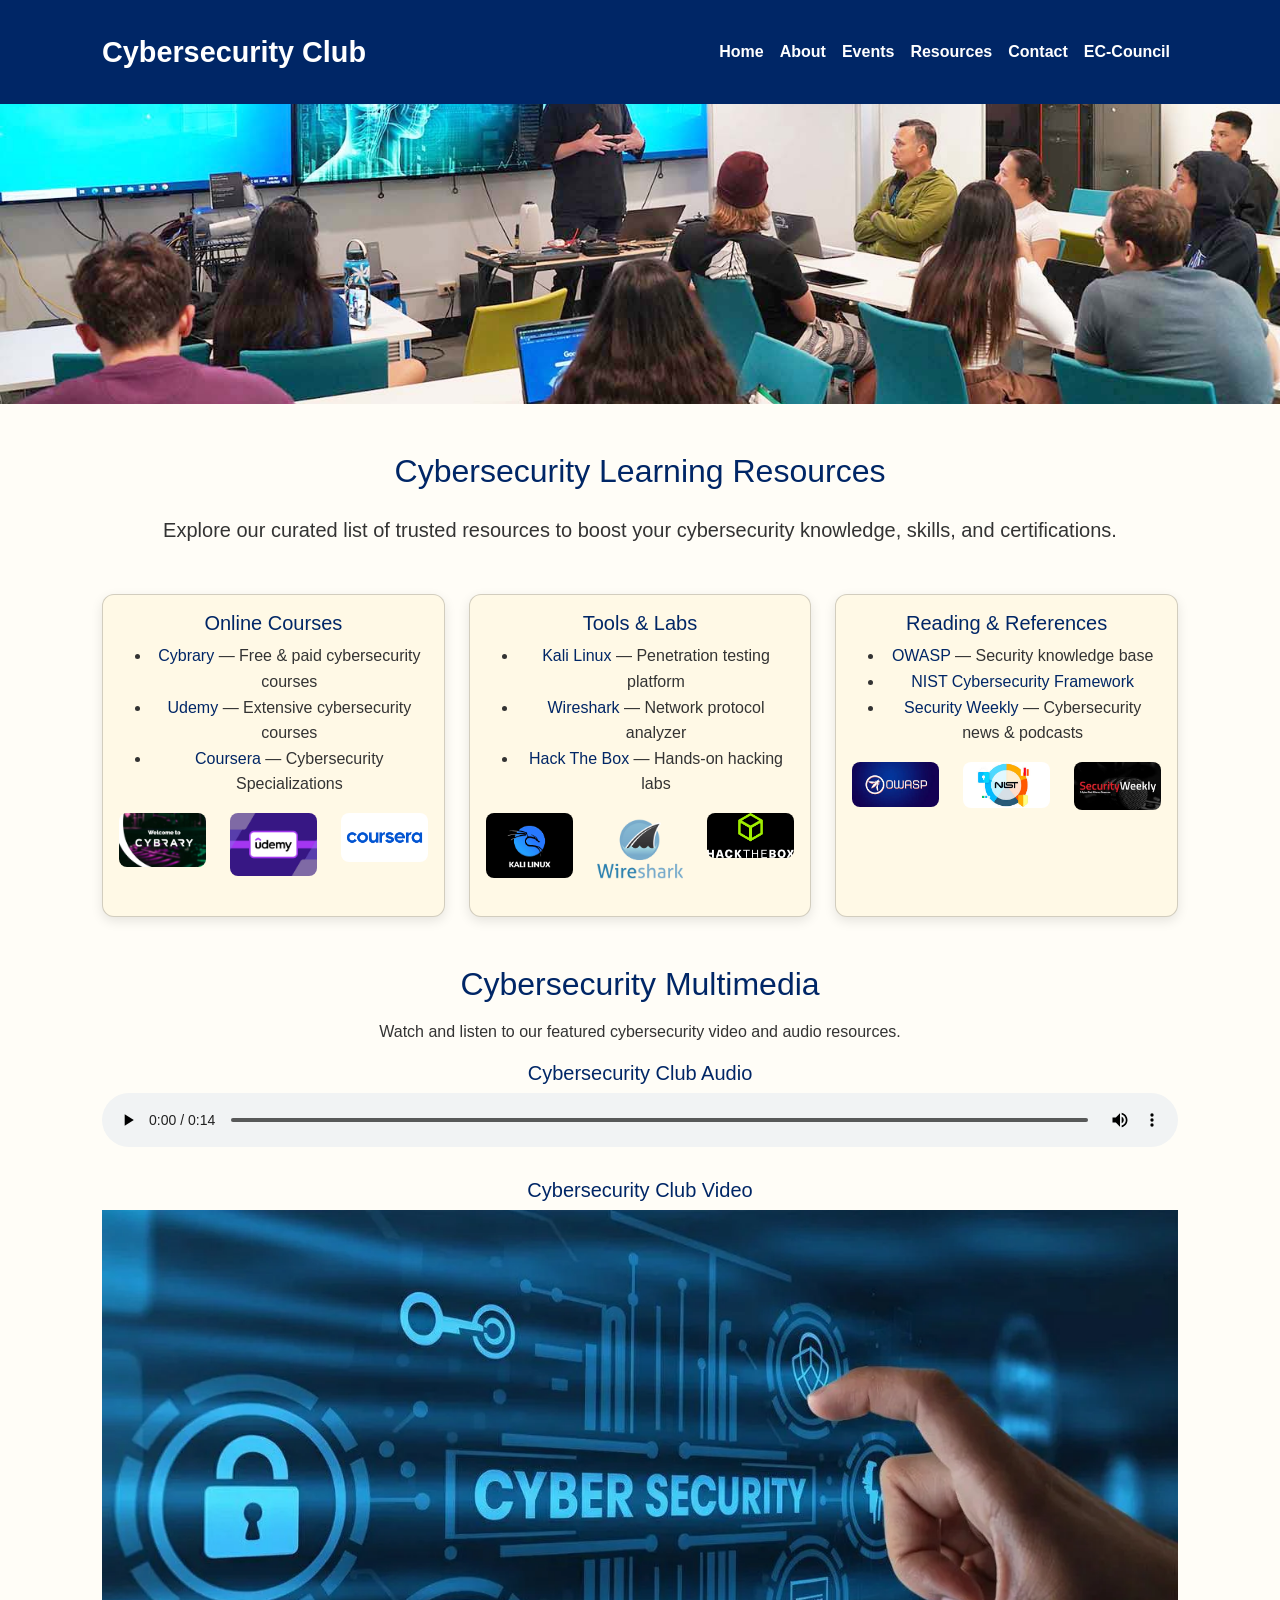
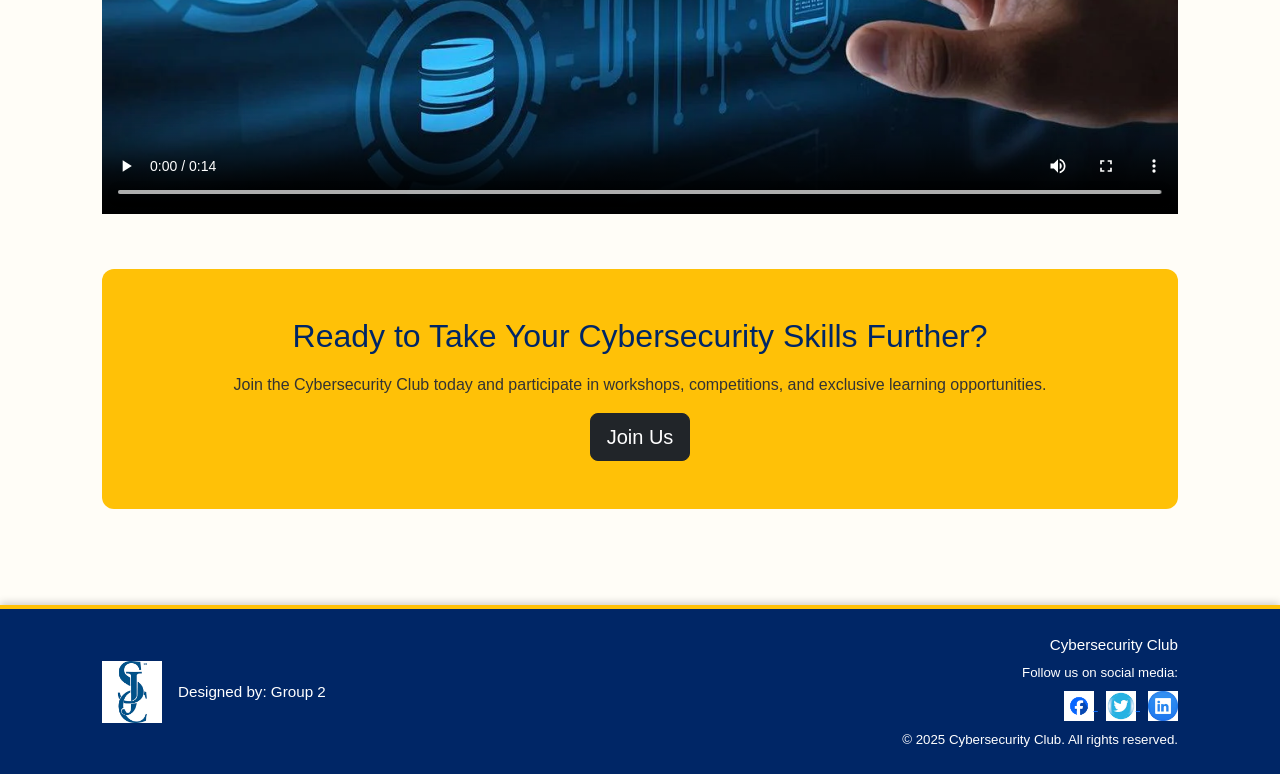
<file: cyber-site/resources.html>
<!DOCTYPE html>
<html lang="en">
<head>
  <meta charset="UTF-8" />
  <meta name="viewport" content="width=device-width, initial-scale=1.0" />
  <title>Cybersecurity Club - Resources</title>

  <!-- Bootstrap 5 CSS -->
  <link href="https://cdn.jsdelivr.net/npm/bootstrap@5.3.2/dist/css/bootstrap.min.css" rel="stylesheet">

  <!-- Custom CSS -->
  <link rel="stylesheet" href="css/styles.css" />

  <!-- Favicon -->
  <link rel="icon" type="image/x-icon" href="images/favicon-SJ.ico" />

  <!-- Font Awesome -->
  <link rel="stylesheet" href="https://cdnjs.cloudflare.com/ajax/libs/font-awesome/5.15.4/css/all.min.css">

  <style>
    :root {
      --royal-blue: #002666;
      --gold: #ffc107;
      --white: #ffffff;
      --light-yellow: #fff9e6;
    }

    /* Headings */
    h2, h5, .card-title { color: var(--royal-blue); }

    /* Cards with light yellow background */
    .card {
      background-color: var(--light-yellow);
      border-radius: 12px;
      box-shadow: 0 4px 12px rgba(0,0,0,0.1);
    }

    /* Links inside cards */
    .card a { color: var(--royal-blue); text-decoration: none; }
    .card a:hover { color: var(--gold); }

    /* Multimedia section headings */
    .multimedia-section h2, .multimedia-section h5 { color: var(--royal-blue); }

    /* Call to Action Button */
    .join-us-section .btn-primary {
      background-color: var(--royal-blue);
      border-color: var(--royal-blue);
    }
    .join-us-section .btn-primary:hover {
      background-color: var(--gold);
      border-color: var(--gold);
      color: var(--royal-blue);
    }

    /* Footer colors */
    .footer-combined { background-color: var(--royal-blue); color: var(--white); border-top: 4px solid var(--gold); }
    .footer-combined a img:hover { transform: scale(1.1); transition: 0.3s ease; }

    /* Optional: slightly yellowish background for main section */
    main.section { background-color: #fffdf7; }

    /* Thumbnail images */
    .gallery-thumb { cursor: pointer; border-radius: 8px; transition: transform 0.2s; }
    .gallery-thumb:hover { transform: scale(1.05); }
  </style>
</head>
<body>

<!-- Header -->
<header class="site-header">
  <div class="container">
    <nav class="navbar navbar-expand-lg">
      <a class="navbar-brand logo" href="index.html">Cybersecurity Club</a>
      <button class="navbar-toggler" type="button" data-bs-toggle="collapse" data-bs-target="#navbarNavResources" aria-controls="navbarNavResources" aria-expanded="false" aria-label="Toggle navigation">
        <span class="navbar-toggler-icon"></span>
      </button>
      <div class="collapse navbar-collapse" id="navbarNavResources">
        <ul class="navbar-nav ms-auto main-nav">
          <li class="nav-item"><a class="nav-link" href="index.html">Home</a></li>
          <li class="nav-item"><a class="nav-link" href="about.html">About</a></li>
          <li class="nav-item"><a class="nav-link" href="events.html">Events</a></li>
          <li class="nav-item active"><a class="nav-link" href="resources.html" aria-current="page">Resources</a></li>
          <li class="nav-item"><a class="nav-link" href="contact.html">Contact</a></li>
          <li class="nav-item"><a class="nav-link" href="https://www.eccouncil.org/" target="_blank" rel="noopener noreferrer">EC-Council</a></li>
        </ul>
      </div>
    </nav>
  </div>
</header>

<!-- Hero Image -->
<section class="hero-banner">
  <img src="images/CyberWorkshop.jpg" class="img-fluid w-100" style="max-height:300px; object-fit:cover;" alt="Cybersecurity Resources Banner">
</section>

<!-- Main Content -->
<main class="section py-5">
  <div class="container resources-container">
    <h2 class="mb-4">Cybersecurity Learning Resources</h2>
    <p class="lead mb-5">Explore our curated list of trusted resources to boost your cybersecurity knowledge, skills, and certifications.</p>

    <!-- Resource Grid -->
    <div class="row g-4 mb-5">
      <!-- Online Courses -->
      <div class="col-md-4">
        <div class="card h-100">
          <div class="card-body">
            <h5 class="card-title">Online Courses</h5>
            <ul>
              <li><a href="https://www.cybrary.it/" target="_blank" rel="noopener noreferrer">Cybrary</a> — Free & paid cybersecurity courses</li>
              <li><a href="https://www.udemy.com/topic/cyber-security/" target="_blank" rel="noopener noreferrer">Udemy</a> — Extensive cybersecurity courses</li>
              <li><a href="https://www.coursera.org/browse/information-technology/cybersecurity" target="_blank" rel="noopener noreferrer">Coursera</a> — Cybersecurity Specializations</li>
            </ul>

            <!-- Gallery Thumbnails -->
            <div class="row mt-3">
              <div class="col-4">
                <img src="images/cybrary.jpg" class="img-fluid gallery-thumb" data-bs-toggle="modal" data-bs-target="#modalCourses" data-bs-slide-to="0" alt="Beginner Guides">
              </div>
              <div class="col-4">
                <img src="images/Udemy.jpg" class="img-fluid gallery-thumb" data-bs-toggle="modal" data-bs-target="#modalCourses" data-bs-slide-to="1" alt="Udemy">
              </div>
              <div class="col-4">
                <img src="images/Coursera.jpg" class="img-fluid gallery-thumb" data-bs-toggle="modal" data-bs-target="#modalCourses" data-bs-slide-to="2" alt="Coursera">
              </div>
            </div>
          </div>
        </div>
      </div>

      <!-- Tools & Labs -->
      <div class="col-md-4">
        <div class="card h-100">
          <div class="card-body">
            <h5 class="card-title">Tools & Labs</h5>
            <ul>
              <li><a href="https://kali.org/" target="_blank" rel="noopener noreferrer">Kali Linux</a> — Penetration testing platform</li>
              <li><a href="https://www.wireshark.org/" target="_blank" rel="noopener noreferrer">Wireshark</a> — Network protocol analyzer</li>
              <li><a href="https://www.hackthebox.eu/" target="_blank" rel="noopener noreferrer">Hack The Box</a> — Hands-on hacking labs</li>
            </ul>

            <!-- Gallery Thumbnails -->
            <div class="row mt-3">
              <div class="col-4">
                <img src="images/Kali-linux.jpg" class="img-fluid gallery-thumb" data-bs-toggle="modal" data-bs-target="#modalTools" data-bs-slide-to="0" alt="Kali Linux">
              </div>
              <div class="col-4">
                <img src="images/Wireshack.jpg" class="img-fluid gallery-thumb" data-bs-toggle="modal" data-bs-target="#modalTools" data-bs-slide-to="1" alt="Wireshark">
              </div>
              <div class="col-4">
                <img src="images/Hackthebox.jpg" class="img-fluid gallery-thumb" data-bs-toggle="modal" data-bs-target="#modalTools" data-bs-slide-to="2" alt="Hack The Box">
              </div>
            </div>
          </div>
        </div>
      </div>

      <!-- Reading & References -->
      <div class="col-md-4">
        <div class="card h-100">
          <div class="card-body">
            <h5 class="card-title">Reading & References</h5>
            <ul>
              <li><a href="https://www.owasp.org/index.php/Main_Page" target="_blank" rel="noopener noreferrer">OWASP</a> — Security knowledge base</li>
              <li><a href="https://www.nist.gov/topics/cybersecurity" target="_blank" rel="noopener noreferrer">NIST Cybersecurity Framework</a></li>
              <li><a href="https://www.securityweekly.com/" target="_blank" rel="noopener noreferrer">Security Weekly</a> — Cybersecurity news & podcasts</li>
            </ul>

            <!-- Gallery Thumbnails -->
            <div class="row mt-3">
              <div class="col-4">
                <img src="images/Owasp.jpg" class="img-fluid gallery-thumb" data-bs-toggle="modal" data-bs-target="#modalReading" data-bs-slide-to="0" alt="OWASP">
              </div>
              <div class="col-4">
                <img src="images/Nist.jpg" class="img-fluid gallery-thumb" data-bs-toggle="modal" data-bs-target="#modalReading" data-bs-slide-to="1" alt="NIST">
              </div>
              <div class="col-4">
                <img src="images/Securityweekly.jpg" class="img-fluid gallery-thumb" data-bs-toggle="modal" data-bs-target="#modalReading" data-bs-slide-to="2" alt="Security Weekly">
              </div>
            </div>
          </div>
        </div>
      </div>
    </div>

    <!-- Multimedia Section -->
    <section class="multimedia-section mb-5">
      <h2>Cybersecurity Multimedia</h2>
      <p>Watch and listen to our featured cybersecurity video and audio resources.</p>

      <!-- Audio Player -->
      <div class="mb-4" aria-label="Cybersecurity Club Audio Player">
        <h5>Cybersecurity Club Audio</h5>
        <audio controls class="w-100">
          <source src="media/CyberSecurity-VideoAnimationServices.mp3" type="audio/mpeg">
          <source src="media/CyberSecurity-VideoAnimationServices.ogg" type="audio/ogg">
          Your browser does not support the audio element.
        </audio>
      </div>

      <!-- Video Player -->
      <div class="mb-4" aria-label="Cybersecurity Club Video Player">
        <h5>Cybersecurity Club Video</h5>
        <video controls poster="images/Cybersecurity.webp" class="w-100">
          <source src="media/CyberSecurity-VideoAnimationServices.mp4" type="video/mp4">
          <source src="media/CyberSecurity-VideoAnimationServices.webm" type="video/webm">
          <track src="media/CyberSecurityCaptions.vtt" kind="captions" srclang="en" label="English">
          <track src="media/CyberSecurityDescriptions.vtt" kind="descriptions" srclang="en" label="Audio Descriptions">
          Your browser does not support the video element.
        </video>
      </div>
    </section>

    <!-- Call to Action -->
    <section class="join-us-section text-center py-5" style="background-color: var(--gold); color: var(--royal-blue); border-radius: 12px; margin: 3rem 0;">
      <h2>Ready to Take Your Cybersecurity Skills Further?</h2>
      <p>Join the Cybersecurity Club today and participate in workshops, competitions, and exclusive learning opportunities.</p>
      <a href="contact.html" class="btn btn-dark btn-lg cta-btn">Join Us</a>
    </section>

  </div>
</main>

<!-- Footer -->
<footer class="footer-combined" style="background-color: var(--royal-blue); color: var(--white); padding: 1.5rem 0; border-top: 4px solid var(--gold); box-shadow: 0 -2px 8px rgba(0,0,0,0.2);">
  <div class="container">
    <div class="row align-items-center">
      <!-- Left: Logo + Designer -->
      <div class="col-md-6 d-flex align-items-center mb-3 mb-md-0">
        <img src="images/logo.png" alt="Website Logo" class="footer-logo me-3" style="width:60px; height:auto;">
        <p class="mb-0">Designed by: Group 2</p>
      </div>
      <!-- Right: Club info + Social -->
      <div class="col-md-6 text-md-end">
        <p class="mb-1">Cybersecurity Club</p>
        <p class="mb-2 small">Follow us on social media:</p>
        <a href="https://www.facebook.com" target="_blank" rel="noopener noreferrer" class="me-2">
          <img src="images/facebook-logo.png" alt="Facebook logo" style="width:30px; height:30px;">
        </a>
        <a href="https://www.twitter.com" target="_blank" rel="noopener noreferrer" class="me-2">
          <img src="images/twitter-logo.png" alt="Twitter logo" style="width:30px; height:30px;">
        </a>
        <a href="https://www.linkedin.com" target="_blank" rel="noopener noreferrer">
          <img src="images/linkedin-logo.png" alt="LinkedIn logo" style="width:30px; height:30px;">
        </a>
        <p class="mt-2 mb-0 small">&copy; 2025 Cybersecurity Club. All rights reserved.</p>
      </div>
    </div>
  </div>
</footer>

<!-- Lightbox Modals -->

<!-- Courses Modal -->
<div class="modal fade" id="modalCourses" tabindex="-1" aria-labelledby="modalCoursesLabel" aria-hidden="true">
  <div class="modal-dialog modal-dialog-centered modal-lg">
    <div class="modal-content bg-light">
      <div class="modal-header">
        <h5 class="modal-title" id="modalCoursesLabel">Online Courses</h5>
        <button type="button" class="btn-close" data-bs-dismiss="modal" aria-label="Close"></button>
      </div>
      <div class="modal-body">
        <div id="carouselCourses" class="carousel slide" data-bs-ride="carousel">
          <div class="carousel-inner">
            <div class="carousel-item active">
              <img src="images/cybrary.jpg" class="d-block w-100" alt="Cybrary">
              <div class="carousel-caption d-none d-md-block text-dark bg-light bg-opacity-75 rounded">
                Cybrary — Free & paid cybersecurity courses
              </div>
            </div>
            <div class="carousel-item">
              <img src="images/Udemy.jpg" class="d-block w-100" alt="Udemy">
              <div class="carousel-caption d-none d-md-block text-dark bg-light bg-opacity-75 rounded">
                Udemy — Extensive cybersecurity courses
              </div>
            </div>
            <div class="carousel-item">
              <img src="images/Coursera.jpg" class="d-block w-100" alt="Coursera">
              <div class="carousel-caption d-none d-md-block text-dark bg-light bg-opacity-75 rounded">
                Coursera — Cybersecurity Specializations
              </div>
            </div>
          </div>
          <button class="carousel-control-prev" type="button" data-bs-target="#carouselCourses" data-bs-slide="prev">
            <span class="carousel-control-prev-icon" aria-hidden="true"></span>
            <span class="visually-hidden">Previous</span>
          </button>
          <button class="carousel-control-next" type="button" data-bs-target="#carouselCourses" data-bs-slide="next">
            <span class="carousel-control-next-icon" aria-hidden="true"></span>
            <span class="visually-hidden">Next</span>
          </button>
        </div>
      </div>
    </div>
  </div>
</div>

<!-- Tools Modal -->
<div class="modal fade" id="modalTools" tabindex="-1" aria-labelledby="modalToolsLabel" aria-hidden="true">
  <div class="modal-dialog modal-dialog-centered modal-lg">
    <div class="modal-content bg-light">
      <div class="modal-header">
        <h5 class="modal-title" id="modalToolsLabel">Tools & Labs</h5>
        <button type="button" class="btn-close" data-bs-dismiss="modal" aria-label="Close"></button>
      </div>
      <div class="modal-body">
        <div id="carouselTools" class="carousel slide" data-bs-ride="carousel">
          <div class="carousel-inner">
            <div class="carousel-item active">
              <img src="images/Kali-linux.jpg" class="d-block w-100" alt="Kali Linux">
              <div class="carousel-caption d-none d-md-block text-dark bg-light bg-opacity-75 rounded">
                Kali Linux — Penetration testing platform
              </div>
            </div>
            <div class="carousel-item">
              <img src="images/Wireshack.jpg" class="d-block w-100" alt="Wireshark">
              <div class="carousel-caption d-none d-md-block text-dark bg-light bg-opacity-75 rounded">
                Wireshark — Network protocol analyzer
              </div>
            </div>
            <div class="carousel-item">
              <img src="images/Hackthebox.jpg" class="d-block w-100" alt="Hack The Box">
              <div class="carousel-caption d-none d-md-block text-dark bg-light bg-opacity-75 rounded">
                Hack The Box — Hands-on hacking labs
              </div>
            </div>
          </div>
          <button class="carousel-control-prev" type="button" data-bs-target="#carouselTools" data-bs-slide="prev">
            <span class="carousel-control-prev-icon" aria-hidden="true"></span>
            <span class="visually-hidden">Previous</span>
          </button>
          <button class="carousel-control-next" type="button" data-bs-target="#carouselTools" data-bs-slide="next">
            <span class="carousel-control-next-icon" aria-hidden="true"></span>
            <span class="visually-hidden">Next</span>
          </button>
        </div>
      </div>
    </div>
  </div>
</div>

<!-- Reading Modal -->
<div class="modal fade" id="modalReading" tabindex="-1" aria-labelledby="modalReadingLabel" aria-hidden="true">
  <div class="modal-dialog modal-dialog-centered modal-lg">
    <div class="modal-content bg-light">
      <div class="modal-header">
        <h5 class="modal-title" id="modalReadingLabel">Reading & References</h5>
        <button type="button" class="btn-close" data-bs-dismiss="modal" aria-label="Close"></button>
      </div>
      <div class="modal-body">
        <div id="carouselReading" class="carousel slide" data-bs-ride="carousel">
          <div class="carousel-inner">
            <div class="carousel-item active">
              <img src="images/Owasp.jpg" class="d-block w-100" alt="OWASP">
              <div class="carousel-caption d-none d-md-block text-dark bg-light bg-opacity-75 rounded">
                OWASP — Security knowledge base
              </div>
            </div>
            <div class="carousel-item">
              <img src="images/Nist.jpg" class="d-block w-100" alt="NIST">
              <div class="carousel-caption d-none d-md-block text-dark bg-light bg-opacity-75 rounded">
                NIST Cybersecurity Framework
              </div>
            </div>
            <div class="carousel-item">
              <img src="images/Securityweekly.jpg" class="d-block w-100" alt="Security Weekly">
              <div class="carousel-caption d-none d-md-block text-dark bg-light bg-opacity-75 rounded">
                Security Weekly — Cybersecurity news & podcasts
              </div>
            </div>
          </div>
          <button class="carousel-control-prev" type="button" data-bs-target="#carouselReading" data-bs-slide="prev">
            <span class="carousel-control-prev-icon" aria-hidden="true"></span>
            <span class="visually-hidden">Previous</span>
          </button>
          <button class="carousel-control-next" type="button" data-bs-target="#carouselReading" data-bs-slide="next">
            <span class="carousel-control-next-icon" aria-hidden="true"></span>
            <span class="visually-hidden">Next</span>
          </button>
        </div>
      </div>
    </div>
  </div>
</div>

<!-- Bootstrap 5 JS -->
<script src="https://cdn.jsdelivr.net/npm/bootstrap@5.3.2/dist/js/bootstrap.bundle.min.js"></script>
</body>
</html>
</file>
<file: css/styles.css>
/* Reset */
* {
    margin: 0;
    padding: 0;
    box-sizing: border-box;
    text-align: center;
}

body {
    margin: 0;
    font-family: "Roboto Flex", sans-serif;
    font-optical-sizing: auto;
    font-weight: 100;
    font-size: 1.05rem;
    font-style: Thin;
    font-variation-settings: "slnt" 0, "wdth" 100, "GRAD" 0, "XOPQ" 96, "XTRA" 468, "YOPQ" 79, "YTAS" 750, "YTDE" -203, "YTFI" 738, "YTLC" 514, "YTUC" 712;
    color: #fff;
    background: linear-gradient(to bottom, #000000, #000000, #000000, #000000, #000000, #444444, #ffffff);
    background-attachment: fixed;
}

body::before {
    content: "";
    position: fixed;
    top: 0;
    left: 0;
    right: 0;
    bottom: 0;
    background: rgba(0, 0, 0, 0.4);
    z-index: -1;
}

/* Navbar */
.navbar {
    position: sticky;
    top: 0;
    display: flex;
    justify-content: space-between;
    align-items: center;
    padding: 1rem 2rem;
    background: #000;
    box-shadow: 0 2px 5px rgba(0, 0, 0, 0.1);
    z-index: 1000;
}

.logo {
    font-weight: 100;
    color: #fff;
}

.logo img {
    height: 80px;/* control logo size */
    width: auto;/* keeps proportions */
}

.hamburger {
    display: none;
    font-size: 1.8rem;
    font-family: "Roboto Flex", sans-serif;
    font-weight: 100;
    background: none;
    border: none;
    color: #fff;
    cursor: pointer;
}

.nav-links {
    display: flex;
    gap: 1.5rem;
    list-style: none;
}

.nav-links a {
    text-decoration: none;
    color: #ccc;
    font-weight: 100;
    transition: color 0.3s ease;
}

.nav-links a:hover {
    color: #fff;
    text-decoration: underline;
}

/* Dropdown */
.dropdown {
    position: relative;
}

.dropdown-menu {
    position: absolute;
    top: 100%;
    left: 0;
    background: #111;
    border-radius: 6px;
    min-width: 180px;
    box-shadow: 0 4px 8px rgba(0, 0, 0, 0.3);
    opacity: 0;
    transform: translateY(-10px);
    pointer-events: none;
    transition: opacity 0.3s ease, transform 0.3s ease;
}

.dropdown-menu li {
    list-style: none;
}

.dropdown-menu li a {
    display: block;
    padding: 0.5rem 1rem;
    color: #fff;
    text-decoration: none;
    transition: background 0.3s ease;
}

.dropdown-menu li a:hover {
    background: #333;
}

.dropdown:hover .dropdown-menu {
    opacity: 1;
    transform: translateY(0);
    pointer-events: auto;
}

/* Mobile nav */
@media (max-width: 768px) {
    .hamburger {
        display: block;
    }

    .nav-links {
        display: none;
        flex-direction: column;
        background: #111;
        position: absolute;
        top: 60px;
        right: 0;
        width: 200px;
        border-radius: 6px;
        box-shadow: 0 4px 8px rgba(0, 0, 0, 0.3);
        z-index: 999;
    }

    .nav-links.show {
        display: flex;
        animation: slideDown 0.3s ease forwards;
    }

    .nav-links li {
        text-align: center;
        margin: 0.5rem 0;
    }

    .dropdown-menu {
        position: static;
        box-shadow: none;
        background: #111;
        opacity: 1;
        transform: none;
        display: none;
    }

    .dropdown.open .dropdown-menu {
        display: block;
    }
}

@keyframes slideDown {
    from {
        opacity: 0;
        transform: translateY(-10px);
    }

    to {
        opacity: 1;
        transform: translateY(0);
    }
}

/* Hero */
.hero {
    position: relative;
    height: 70vh;
    display: flex;
    align-items: center;
    justify-content: center;
    text-align: center;
    font-family: "Roboto Flex", sans-serif;
    font-style: Thin;
    color: #fff;
    overflow: hidden;
}

.hero::before {
    content: "";
    position: absolute;
    top: 0;
    left: 0;
    right: 0;
    bottom: 0;
    background: rgba(0, 0, 0, 0.4);
    z-index: 0;
}

.bg-video {
    position: absolute;
    top: 0;
    left: 0;
    width: 100%;
    height: 100%;
    object-fit: cover;
    z-index: -1;
    filter: grayscale(100%) contrast(120%);
}

.hero-content {
    position: relative;
    z-index: 1;
    max-width: 700px;
    padding: 2rem;
}

.cta-btn {
    display: inline-block;
    margin-top: 1.5rem;
    padding: 0.75rem 1.5rem;
    background: #fff;
    color: #000;
    border-radius: 6px;
    text-decoration: none;
    font-weight: 400;
    transition: background 0.3s ease;
}

.cta-btn:hover {
    background: #ccc;
}

/* About */
.about {
    padding: 5rem 1.5rem;
    color: #fff;
}

.about-container {
    display: flex;
    align-items: center;
    gap: 3rem;
    max-width: 1100px;
    margin: 0 auto;
}

.about-image img {
    width: 360px;
    height: 360px;
    object-fit: cover;
    border-radius: 50%;
    filter: grayscale(50%);
    box-shadow: 0 10px 25px rgba(0, 0, 0, 0.12);
    transition: all 0.4s ease;
}

.about-image:hover img {
    filter: grayscale(0%);
}

.about-content h2 {
    margin-bottom: 2rem;
    font-size: 2rem;
    text-align: center;
    font-weight: 200;
}

.about-content p {
    margin-bottom: 1rem;
    line-height: 1.7;
    max-width: 600px;
    text-align: center;
}

@media (max-width: 768px) {
    .about-container {
        flex-direction: column;
        text-align: center;
    }

    .about-image img {
        width: 200px;
        height: 200px;
    }
}

/* Skills + Tech/Learning Layout */
.skills-tech-layout {
    display: grid;
    grid-template-columns: 1fr 1fr;
    gap: 2rem;
    padding: 2rem;
    
}

.skills-tech-layout h2{
    padding-bottom: 1rem;
}

/*left column*/
.skills-tech-layout .left {
    display: flex;
    flex-direction: column;
}

/*right column*/
.skills-tech-layout .right {
    display: flex;
    flex-direction: column;
    gap: 2rem;
    margin:1px;
    padding-top: 0px;
}

/* Responsive: stack vertically on small screens */
@media (max-width: 768px) {
    .skills-tech-layout {
        grid-template-columns: 1fr;
    }
}

/* Skills Cards */
.card-grid {
    display: grid;
    grid-template-columns: repeat(auto-fit, minmax(180px, 1fr));
    gap: 1.5rem;
}

.card {
    background: #000;
    padding: 1.5rem;
    border-radius: 8px;
    box-shadow: 0 2px 8px rgba(0, 0, 0, 0.1);
    transition: transform 0.3s ease, box-shadow 0.3s ease;
    text-align: center;
}

.card:hover {
    transform: translateY(-5px);
    box-shadow: 0 6px 12px rgba(0, 0, 0, 0.1);
}

/* Tech Stack Badges */
.badge-grid {
    display: flex;
    flex-wrap: wrap;
    gap: 1rem;
    justify-content: center;
}

.badge {
    background: #313131;
    border-radius: 20px;
    padding: 0.5rem 1rem;
    font-size: 1rem;
    transition: background 0.3s ease;
}

.badge:hover {
    background: #cfd8dc;
}

/* Progress Bars */
.progress {
    margin: 1rem 0;
    text-align: left;
}

.progress label {
    font-weight: 300;
    margin-bottom: 0.3rem;
    display: block;
}

.progress-bar {
    background: #6b6868;
    border-radius: 20px;
    overflow: hidden;
    height: 12px;
    width: 100%;
}

.progress-bar span {
    display: block;
    height: 100%;
    background: #fff;
    /* accent color */
    border-radius: 20px 0 0 20px;
    transition: width 0.4s ease;
    /* smooth animation when width changes */
}


/* Skills Cards */
.card-grid {
    display: grid;
    grid-template-columns: repeat(auto-fit, minmax(180px, 1fr));
    gap: 1.5rem;
}

.card:hover {
    transform: translateY(-5px);
    box-shadow: 0 6px 12px rgba(0, 0, 0, 0.1);
}

/* Tech Stack Badges */
.badge-grid {
    display: flex;
    flex-wrap: wrap;
    gap: 1rem;
    justify-content: center;
}

.badge {
    background: #313131;
    border-radius: 20px;
    padding: 0.5rem 1rem;
    font-size: 1rem;
    align-items: center;
    gap: 0.5rem;
    transition: background 0.3s ease;
}

.badge:hover {
    background: #cfd8dc;
}

/* Progress Bars */
.progress {
    margin: 1rem 0;
    text-align: left;
}

.progress label {
    font-weight: 200;
    margin-bottom: 0.3rem;
    display: block;
}

.progress-bar {
    background: #000;
    /* track background */
    border-radius: 20px;
    overflow: hidden;
    height: 12px;
    width: 100%;
    /* responsive: fills parent width */
}

.progress-bar span {
    display: block;
    height: 100%;
    background: #fff;
    /* accent color */
    border-radius: 20px 0 0 20px;
    transition: width 0.4s ease;
    /* smooth animation when width changes */
}

/* Layout container */
.skills-tech-layout {
    display: grid;
    grid-template-columns: 1fr 1fr;
    /* left and right halves */
    gap: 2rem;
    padding: 2rem;
}

/* Left column */
.skills-tech-layout .left {
    display: flex;
    flex-direction: column;
}

/* Right column */
.skills-tech-layout .right {
    display: flex;
    flex-direction: column;
    gap: 2rem;
    /* space between tech stack and learning */
}

/* Responsive: stack vertically on small screens */
@media (max-width: 768px) {
    .skills-tech-layout {
        grid-template-columns: 1fr;
        /* single column */
    }
}

.professional-skills {
    padding: 3rem 2rem;
    max-width: 1100px;
    margin: 0 auto;
}

.professional-skills h2 {
    margin-bottom: 2rem;
    text-align: center;
}

.pro-grid {
    display: grid;
    grid-template-columns: repeat(auto-fit, minmax(260px, 1fr));
    gap: 1.5rem;
}

.pro-card {
    background: #000;
    padding: 1.5rem;
    border-radius: 10px;
    box-shadow: 0 2px 8px rgba(0, 0, 0, 0.1);
    transition: transform 0.3s ease, box-shadow 0.3s ease;
}

.pro-card h3 {
    margin-bottom: 0.75rem;
    font-size: 1.1rem;
}

.pro-card p {
    margin-bottom: 0.4rem;
    font-size: 0.95rem;
    color: #ccc;
}

.pro-card:hover {
    transform: translateY(-4px);
    box-shadow: 0 6px 12px rgba(0, 0, 0, 0.15);
}

/* Projects */
.projects {
    padding: 3rem 2rem;
}

.projects h2 {
    text-align: center;
    margin-bottom: 2rem;
}

/*grid*/
.grid {
    display: grid;
    grid-template-columns: repeat(auto-fit, minmax(420px, 1fr));
    gap: 2.5rem;
    max-width: 100%;
    /* wider section */
    margin: 0 auto;
}

/* Mobile-friendly adjustments */
@media (max-width: 480px) {
    .grid {
        grid-template-columns: 1fr;
        /* one column on mobile */
        gap: 1.5rem;
    }
}

.project-video {
    width: 100%;
    border-radius: 8px;
    margin-bottom: 1rem;
    background: #000;
}
/*for the project videos*/
.video-wrapper {
    position: relative;
    width: 100%;
    padding-bottom: 56.25%;
    margin-bottom: 1rem;
}

.video-wrapper iframe {
    position: absolute;
    top: 0;
    left: 0;
    width: 100%;
    height: 100%;
    border-radius: 8px;
    border: none;
}

.video-thumbnail {
    position: absolute;
    top: 0;
    left: 0;
    width: 100%;
    height: 100%;
    background-size: cover;
    background-position: center;
    border-radius: 8px;
    cursor: pointer;
    display: flex;
    align-items: center;
    justify-content: center;
}

/* Play Button */
.play-button {
    width: 70px;
    height: 70px;
    background: rgba(0,0,0,0.6);
    border-radius: 50%;
    position: relative;
}

.play-button::after {
    content: '';
    position: absolute;
    left: 28px;
    top: 22px;
    border-left: 20px solid white;
    border-top: 12px solid transparent;
    border-bottom: 12px solid transparent;
}
/*end of project videos layout*/

.card {
    background: #000;
    padding: 1.5rem;
    border-radius: 10px;
    box-shadow: 0 2px 8px rgba(0, 0, 0, 0.1);
    transition: transform 0.3s ease, box-shadow 0.3s ease;
    text-align: center;
}


/* Footer */
footer {
    text-align: center;
    padding: 2rem;
    background: transparent 50% #505050;
    margin-top: 3rem;
}

.socials a {
    margin: 0 0.5rem;
    text-decoration: underline;
    color: #f3f3f3;
}


/* Favorite Lists Page */
main {
    max-width: 1100px;
    margin: 3rem auto;
    padding: 2rem;
    color: #fff;
    display: grid;
    grid-template-columns: 1fr 1fr;
    /* two columns side by side */
    gap: 2rem;
}

/* Stack vertically on mobile */
@media (max-width: 768px) {
    main {
        grid-template-columns: 1fr;
    }
}

main section {
    background: #000;
    padding: 2rem;
    border-radius: 10px;
    box-shadow: 0 2px 8px rgba(0, 0, 0, 0.2);
    transition: transform 0.3s ease;
}

main section:hover {
    transform: translateY(-5px);
}

main h2 {
    text-align: center;
    margin-bottom: 1.5rem;
    font-size: 1.8rem;
    color: #f3f3f3;
}



/* Ordered & unordered lists */
main ol,
main ul {
    list-style-position: inside;
    padding-left: 0;
    margin: 0 auto;
    max-width: 500px;
}

/*fadein animation for lists*/
@keyframes fadeInUp {
    from {
        opacity: 0;
        transform: translateY(15px);
    }

    to {
        opacity: 1;
        transform: translateY(0);
    }
}

main li {
    background: #111;
    margin: 0.5rem 0;
    padding: 0.75rem 1rem;
    border-radius: 6px;
    transition: background 0.3s ease;
    opacity: 0;
    /* start hidden */
    animation: fadeInUp 0.6s ease forwards;
}

/* Staggered delays for sequential fade-in */
main li:nth-child(1) {
    animation-delay: 0.2s;
}

main li:nth-child(2) {
    animation-delay: 0.4s;
}

main li:nth-child(3) {
    animation-delay: 0.6s;
}

main li:nth-child(4) {
    animation-delay: 0.8s;
}

main li:nth-child(5) {
    animation-delay: 1s;
}

main li:hover {
    background: #222;
}

main a {
    color: #cfd8dc;
    text-decoration: none;
    transition: color 0.3s ease;
}

main a:hover {
    color: #fff;
    text-decoration: underline;
}

/* Planner Tables */

/* Desktop layout*/
.planner-grid {
    display: grid;
    grid-template-columns: 1fr 1fr;
    gap: 2rem;
    align-items: start;
}

/* Tables Container */
.table-container {
    width: 100%;
    overflow-x: auto;
    /* scroll for medium screens */
    -webkit-overflow-scrolling: touch;
    /* smooth scroll iOS */
    margin: 2rem 0;
}

main table {
    width: 100%;
    border-collapse: collapse;
    background: #000;
    border-radius: 5px;
    overflow: hidden;
    box-shadow: 0 2px 8px rgba(0, 0, 0, 0.3);
}

.main caption {
    caption-side: top;
    text-align: center;
    font-weight: bold;
    font-size: 1.2rem;
    margin-bottom: 1rem;
    color: #f3f3f3;
}

main th,
main td {
    padding: 1rem;
    text-align: center;
    border: 1px solid #333;
    color: #fff;
}

main th {
    font-weight: 600;
    color: #cfd8dc;
}

main tbody tr:nth-child(even) {
    background: #1a1a1a;
}

main tbody tr:hover {
    background: #222;
    transition: background 0.3s ease;
}

/* Medium screens: allow scroll */
@media (max-width: 768px) {
    .planner-grid {
        grid-template-columns: 1fr;
    }

    .table-container {
        overflow-x: auto;
    }
}

/*Desktop should not scroll*/
@media (min-width: 769px) {
    .table-container {
        overflow-x: visible;
    }
}

/* Stacked tables: small screens (≤480px) */
@media (max-width: 480px) {

    main table,
    thead,
    tbody,
    th,
    td,
    tr {
        display: block;
    }

    main thead {
        display: none;
        /* hide headers */
    }

    main tr {
        margin-bottom: 1rem;
        border: 1px solid #333;
        border-radius: 8px;
        background: #111;
        overflow: hidden;
        padding: 0.5rem;
    }

    main td {
        text-align: left;
        padding: 0.6rem;
        border: none;
        border-bottom: 1px solid #333;
        position: relative;
        padding-left: 50%;
        font-size: 0.9rem;
    }

    main td::before {
        position: absolute;
        left: 1rem;
        top: 0.6rem;
        white-space: nowrap;
        font-weight: 600;
        color: #cfd8dc;
    }

    /* Table 1 labels */
    main table:nth-of-type(1) td:nth-of-type(1)::before {
        content: "Day";
    }

    main table:nth-of-type(1) td:nth-of-type(2)::before {
        content: "9–11 AM";
    }

    main table:nth-of-type(1) td:nth-of-type(3)::before {
        content: "11–1 PM";
    }

    main table:nth-of-type(1) td:nth-of-type(4)::before {
        content: "1–3 PM";
    }

    main table:nth-of-type(1) td:nth-of-type(5)::before {
        content: "3–5 PM";
    }

    /* Table 2 labels */
    main table:nth-of-type(2) td:nth-of-type(1)::before {
        content: "Day";
    }

    main table:nth-of-type(2) td:nth-of-type(2)::before {
        content: "Task";
    }

    main table:nth-of-type(2) td:nth-of-type(3)::before {
        content: "Details";
    }

    main caption {
        font-size: 1.2rem;
        margin-bottom: 0.5rem;
        text-align:center;
    }
}

/* Wishlist Section */
.wishlist-section {
    display: grid;
    grid-template-columns: repeat(auto-fit, minmax(320px, 1fr));
    gap: 2rem;
    max-width: 1100px;
    margin: 3rem auto;
    padding: 2rem;
}

/* Mobile: stack cards */
@media (max-width: 768px) {
    .wishlist-section {
        grid-template-columns: 1fr;
    }
}

/* Fade-in animation for wishlist cards */
@keyframes fadeInUp {
    from {
        opacity: 0;
        transform: translateY(20px);
    }

    to {
        opacity: 1;
        transform: translateY(0);
    }
}

.wishlist-card {
    background: #000;
    border-radius: 10px;
    box-shadow: 0 2px 8px rgba(0, 0, 0, 0.3);
    padding: 1.5rem;
    text-align: center;
    transition: transform 0.3s ease, box-shadow 0.3s ease;
    opacity: 0;
    transform: translateY(20px);
    animation: fadeInUp 0.8s ease forwards;
}

/* Staggered delays for sequential fade-in */
.wishlist-card:nth-child(1) {
    animation-delay: 0.2s;
}

.wishlist-card:nth-child(2) {
    animation-delay: 0.4s;
}

.wishlist-card:nth-child(3) {
    animation-delay: 0.6s;
}

.wishlist-card:nth-child(4) {
    animation-delay: 0.8s;
}

.wishlist-card:nth-child(5) {
    animation-delay: 1s;
}

.wishlist-card:nth-child(6) {
    animation-delay: 1.2s;
}

.wishlist-card:hover {
    transform: translateY(-5px);
    box-shadow: 0 6px 12px rgba(0, 0, 0, 0.4);
}

.img-wrapper {
    width: 100%;
    height: 220px;
    overflow: hidden;
    border-radius: 8px;
    margin-bottom: 1rem;
}

.wishlist-img {
    width: 100%;
    height: 100%;
    object-fit: cover;
    transition: transform 0.4s ease;
}

.wishlist-card:hover .wishlist-img {
    transform: scale(1.05);
}

.wishlist-item-title {
    font-size: 1.4rem;
    margin: 1rem 0;
    color: #f3f3f3;
}

.wishlist-description {
    font-size: 1rem;
    line-height: 1.6;
    color: #ccc;
}

/* Responsive adjustments */
@media (max-width: 768px) {
    .wishlist-section {
        grid-template-columns: 1fr;
    }
}

/* Contact & Survey Sections */
.contact-main {
    display: flex;
    flex-direction: column;
    gap: 3rem;
    max-width: 900px;
    margin: 2rem auto;
    padding: 1rem;
}

main section {
    background: #000;
    padding: 2rem;
    border-radius: 10px;
    box-shadow: 0 2px 8px rgba(0, 0, 0, 0.3);
    max-width: 900px;
    margin: 2rem auto;
}

main h2 {
    text-align: center;
    margin-bottom: 1rem;
    font-size: 1.8rem;
    color: #f3f3f3;
}

main p {
    text-align: center;
    margin-bottom: 1.5rem;
    color: #ccc;
}

/* Center labels above inputs */
form {
    display: flex;
    flex-direction: column;
    /* stack label + input vertically */
    gap: 1.2rem;
    /* spacing between questions */
    align-items: center;
    /* center everything horizontally */
}

form label {
    display: block;
    text-align: center;
    /* center the question text */
    font-weight: 600;
    color: #cfd8dc;
    margin-bottom: 0.5rem;
    width: 100%;
}

form input[type="text"],
form input[type="email"],
form select,
form textarea {
    width: 80%;
    /* narrower width so it looks balanced */
    padding: 0.75rem;
    border: 1px solid #333;
    border-radius: 6px;
    background: #111;
    color: #fff;
    transition: border 0.3s ease, background 0.3s ease;
}

form input:focus,
form select:focus,
form textarea:focus {
    outline: none;
    border-color: #007bff;
    background: #1a1a1a;
}

form .submit-btn,
form .reset-btn {
    grid-column: span 2;
    /* buttons span full width */
    justify-self: center;
    padding: 0.75rem 1.5rem;
    border: none;
    border-radius: 6px;
    font-weight: 600;
    cursor: pointer;
    transition: background 0.3s ease;
}

.submit-btn {
    background: #007bff;
    color: #fff;
}

.submit-btn:hover {
    background: #0056b3;
}

.reset-btn {
    background: #444;
    color: #fff;
}

.reset-btn:hover {
    background: #666;
}

/* Horizontal radio buttons */
.rating-group {
    display: flex;
    justify-content: center;
    /* center them in the form */
    gap: 1rem;
    /* spacing between each option */
    margin: 0.5rem 0 1rem;
}

.rating-group input[type="radio"] {
    margin: 0;
}

.rating-group label {
    margin: 0;
    font-weight: 500;
    color: #cfd8dc;
    cursor: pointer;
}




/* Responsive: stack vertically on mobile */
@media (max-width: 768px) {
    form {
        grid-template-columns: 1fr;
        /* single column */
    }

    form label {
        text-align: left;
    }

    form textarea,
    form .submit-btn,
    form .reset-btn {
        grid-column: span 1;
    }
}

/* Resume Section */

/* Download Button */
.resume-download {
    display: inline-block;
    padding: 12px 24px;
    background: transparent;
    color: #fff;
    border: 1px solid #444;
    border-radius: 6px;
    font-weight: 600;
    text-decoration: none;
    transition: 0.3s ease;
}

.resume-download:hover {
    background: #111;
    border-color: #666;

}

/* Responsive */
@media (max-width: 768px) {
    .resume-viewer {
        height: 500px;
    }
}

@media (max-width: 480px) {
    .resume-viewer {
        height: 400px;
    }

    .resume-container h1 {
        font-size: 2rem;
    }

}
</file>
<file: css/art-demo.css>
/* Reset */
* {
    margin: 0;
    padding: 0;
    box-sizing: border-box;
    text-align: center;
}

/* Navbar */
.navbar {
    position: sticky;
    top: 0;
    display: flex;
    justify-content: space-between;
    align-items: center;
    padding: 1rem 2rem;
    background: #000;
    box-shadow: 0 2px 5px rgba(0, 0, 0, 0.1);
    z-index: 1000;
}

.logo {
    font-weight: 100;
    color: #fff;
}

.logo img {
    height: 80px;/* control logo size */
    width: auto;/* keeps proportions */
}

.hamburger {
    display: none;
    font-size: 1.8rem;
    font-family: "Roboto Flex", sans-serif;
    font-weight: 100;
    background: none;
    border: none;
    color: #fff;
    cursor: pointer;
}

.nav-links {
    display: flex;
    gap: 1.5rem;
    list-style: none;
}

.nav-links a {
    text-decoration: none;
    color: #ccc;
    font-weight: 100;
    transition: color 0.3s ease;
}

.nav-links a:hover {
    color: #fff;
    text-decoration: underline;
}

/* Dropdown */
.dropdown {
    position: relative;
}

.dropdown-menu {
    position: absolute;
    top: 100%;
    left: 0;
    background: #111;
    border-radius: 6px;
    min-width: 180px;
    box-shadow: 0 4px 8px rgba(0, 0, 0, 0.3);
    opacity: 0;
    transform: translateY(-10px);
    pointer-events: none;
    transition: opacity 0.3s ease, transform 0.3s ease;
}

.dropdown-menu li {
    list-style: none;
}

.dropdown-menu li a {
    display: block;
    padding: 0.5rem 1rem;
    color: #fff;
    text-decoration: none;
    transition: background 0.3s ease;
}

.dropdown-menu li a:hover {
    background: #333;
}

.dropdown:hover .dropdown-menu {
    opacity: 1;
    transform: translateY(0);
    pointer-events: auto;
}

/* Mobile nav */
@media (max-width: 768px) {
    .hamburger {
        display: block;
    }

    .nav-links {
        display: none;
        flex-direction: column;
        background: #111;
        position: absolute;
        top: 60px;
        right: 0;
        width: 200px;
        border-radius: 6px;
        box-shadow: 0 4px 8px rgba(0, 0, 0, 0.3);
        z-index: 999;
    }

    .nav-links.show {
        display: flex;
        animation: slideDown 0.3s ease forwards;
    }

    .nav-links li {
        text-align: center;
        margin: 0.5rem 0;
    }

    .dropdown-menu {
        position: static;
        box-shadow: none;
        background: #111;
        opacity: 1;
        transform: none;
        display: none;
    }

    .dropdown.open .dropdown-menu {
        display: block;
    }
}

@keyframes slideDown {
    from {
        opacity: 0;
        transform: translateY(-10px);
    }

    to {
        opacity: 1;
        transform: translateY(0);
    }
}

/* End of Navbar */

body {
    margin: 0;
    font-family: "Roboto Flex", sans-serif;
    background-color: #121212;
    color: #b1b1b1;
    text-align: center;
}

/* Hero */
.intro-title {
    font-size: 2.5rem;
    margin-bottom: 1rem;
    margin-top: 1.5rem;
    color: #fff;
    font-family: "Roboto Flex", sans-serif;
    font-weight: 300;
}

/*about section*/
.about {
    padding: 5rem 1.5rem;
    color: #fff
}

.about-container {
    display: flex;
    align-items: center;
    gap: 3rem;
    max-width: 1100px;
    margin: 0 auto;
}

.about-image img {
    width: 360px;
    height: 360px;
    object-fit: cover;
    border-radius: 50%;
    filter: grayscale(50%);
    box-shadow: 0 10px 25px rgba(0, 0, 0, 0.12);
    transition: all 0.4 ease;
}

.about-image img:hover {
    filter: grayscale(0%);
}

.about-text h2 {
    font-size: 1.6rem;
    margin-bottom: 1rem;
    color: #fff;
    font-weight: 300;
    text-align: center;
}

.about-text p {
    font-size: 1rem;
    line-height: 1.6;
    margin-bottom: 1rem;
    text-align: center;
    font-weight: 200
}

@media (max-width: 768px) {
    .about-container {
        flex-direction: column;
    }

    .about-image img {
        width: 250px;
        height: 250px;
    }
}

/*hobby list section*/
.hobbies-list {
    max-width: 1100px;
    margin: 3rem auto;
    padding: 2rem;
    color: #fff;
    display: grid;
    grid-template-columns: 1fr 1fr;/* two columns side by side */
    gap: 2rem;
}

.hobbies-list h2 {
    text-align: center;
    font-size: 1.8rem;
    font-weight: 400;
    margin-bottom: 1.5rem;
    color: #f3f3f3;
}

.hobbies,
.websites {
    background: transparent 50%;
    padding: 2rem;
    border-radius: 10px;
    box-shadow: 0 2px 8px rgba(0, 0, 0, 0.2);
    transition: transform 0.3s ease;
    font-weight: 200;
}

.hobbies:hover,
.websites:hover {
    transform: translateY(-5px);
}

.hobbies ul {
    list-style-position: inside;
    padding-left: 0;
    margin: 0 auto;
    max-width: 500px;
    font-weight: 100;
}

.websites ol {
    list-style-position: inside;
    padding-left: 0;
    padding-top: 1rem;
    margin: 0 auto;
    max-width: 500px;
    font-weight: 100;
}

/*fadein animation for lists*/
@keyframes fadeInUp {
    from {
        opacity: 0;
        transform: translateY(15px);
    }

    to {
        opacity: 1;
        transform: translateY(0);
    }
}

.hobbies-list li {
    background: #111;
    margin: 0.5rem 0;
    padding: 0.75rem 1rem;
    border-radius: 6px;
    transition: background 0.3s ease;
    opacity: 0;
    /* start hidden */
    animation: fadeInUp 0.6s ease forwards;
}

.hobbies-list li:nth-child(1) {
    animation-delay: 0.2s;
    /* delay for odd items */
}

.hobbies-list li:nth-child(2) {
    animation-delay: 0.4s;
    /* delay for even items */
}

.hobbies-list li:nth-child(3) {
    animation-delay: 0.6s;
    /* delay for odd items */
}

.hobbies-list li:nth-child(4) {
    animation-delay: 0.8s;
    /* delay for even items */
}

.hobbies-list li:nth-child(5) {
    animation-delay: 1s;
    /* delay for odd items */
}

.hobbies-list li:nth-child(6) {
    animation-delay: 1.2s;
    /* delay for even items */
}

.hobbies-list li:hover {
    background: #222;
}

.hobbies-list a {
    color: #cfd8dc;
    text-decoration: none;
    transition: color 0.3s ease;
}

.hobbies-list a:hover {
    color: #ffffff;
    text-decoration: underline;
}

/*stack vertically on mobile*/
@media (max-width: 768px) {
    .hobbies-list {
        grid-template-columns: 1fr;
        /* single column */
    }
}

/* Art work Section */

.artworks h2 {
    text-align: center;
    font-size: 1.8rem;
    font-weight: 400;
    margin-bottom: 1.5rem;
    color: #0e0e0e;
}

.artworks p {
    font-size: 1.2rem;
    line-height: 1.6;
    margin-bottom: 2rem;
    color: #333;
    font-weight: 200;
}

.art-section {
    grid-template-columns: repeat(3, 1fr);
    gap: 2rem;
    max-width: 1100px;
    margin: 3rem auto;
    padding: 2rem;
}

.artwork-card {
    background: #000;
    border-radius: 10px;
    box-shadow: 0 2px 8px rgba(0, 0, 0, 0.3);
    padding: 1.5rem;
    text-align: center;
    transition: transform 0.3s ease, box-shadow 0.3s ease;
    opacity: 0;
    transform: translateY(20px);
    animation: fadeInUp 0.8s ease forwards;
}

/*Staggered delays for sequential fade-in*/
.artwork-card:nth-child(1) {
    animation-delay: 0.2s;
}

.artwork-card:nth-child(2) {
    animation-delay: 0.4s;
}

.artwork-card:nth-child(3) {
    animation-delay: 0.6s;
}

.artwork-card:nth-child(4) {
    animation-delay: 0.8s;
}

.artwork-card:nth-child(5) {
    animation-delay: 1s;
}

.artwork-card:nth-child(6) {
    animation-delay: 1.2s;
}

.artwork-card:nth-child(7) {
    animation-delay: 1.4s;
}

.artwork-card:hover {
    transform: translateY(-5px);
    box-shadow: 0 8px 16px rgba(0, 0, 0, 0.4);
}

.img-wrapper {
    width: 100%;
    height: 220px;
    overflow: hidden;
    border-radius: 8px;
    margin-bottom: 1rem;
}

.artwork-img {
    width: 100%;
    height: 100%;
    object-fit: cover;
    transition: transform 0.4s ease;
}

.artwork-card:hover,
.artwork-img {
    transform: scale(1.05);
}

.artwork-title {
    font-size: 1.4rem;
    margin: 1rem 0;
    color: #f3f3f3;
    font-weight: 400;
}

.artwork-description {
    font-size: 1rem;
    line-height: 1.6;
    color: #ccc;
    font-weight: 200;
}

/* Carousel container */
.art-carousel {
    padding: 4rem 0;
}

/* Swiper sizing */
.artSwiper {
    width: 100%;
    max-width: 1100px;
    margin: auto;
}

/* Slides */
.swiper-slide {
    background: rgba(255, 255, 255, 0.08);/* translucent white */
    backdrop-filter: blur(12px);/* frosted blur */
    -webkit-backdrop-filter: blur(12px);/* Safari support */
    border-radius: 10px;
    border-color: #000;
    overflow: hidden;
    text-align: center;
    padding-top: 1rem;
    padding-bottom: 1rem;
    cursor: pointer;
    width: 320px;/*required*/
    margin-bottom: 0%;
    transition: transform 0.3s ease, box-shadow 0.3s ease;
}

.swiper-slide:hover {
    box-shadow: 0 12px 35px rgba(255, 255, 255, 0.15),
        0 8px 25px rgba(0, 0, 0, 0.5);
    transform: translateY(-4px);
}

/* Images - FULL image, no crop */
.swiper-slide img {
    width: 100%;
    height: 350px;
    object-fit: contain;
    background: transparent;
    border-radius: 8px;
}

.artwork-title {
    font-size: 1.4rem;
    margin: 1rem 0;
    color: #171717;
    font-weight: 400;
}
/* Description hidden by default */
.art-desc {
    max-height: 0;
    overflow: hidden;
    color: #4b4b4b;
    font-size: 1rem;
    line-height: 1.6;
    transition: max-height 0.4s ease;
    padding: 0 1rem;
}

/* Show description when active */
.swiper-slide.show-desc .art-desc {
    max-height: 120px;
}

.swiper-button-next,
.swiper-button-prev {
    color: #fff;
    background: rgba(0, 0, 0, 0.6);
    width: 44px;
    height: 44px;
    border-radius: 50%;
    z-index: 10;
}

.swiper-button-prev {
    left: 10px;
}

.swiper-button-next {
    right: 10px;
}

.swiper-button-next::after,
.swiper-button-prev::after {
    font-size: 18px;
}

/* Fade-in animation for art cards */
@keyframes fadeInUp {
    from {
        opacity: 0;
        transform: translateY(20px);
    }

    to {
        opacity: 1;
        transform: translateY(0);
    }
}

/*mobile: stack cards*/
@media (max-width: 768px) {
    .art-section {
        grid-template-columns: 1fr;
    }
}

/*responsive adjustments*/
@media (max-width:768px) {
    .art-section {
        grid-template-columns: 1fr;
        ;
    }
}


/*assignments section*/
.layout-grid {
    display: grid;
    grid-template-columns: 2fr 1fr;
    /* left wide, right narrow */
    gap: 2rem;
    max-width: 1200px;
    margin: 0 auto;
    padding: 2rem;
}

.assignment-boxes {
    display: flex;
    flex-direction: column;
    gap: 2rem;
}

.contact {
    height: 100%;
}

.contact-container {
    height: 100%;
}

.statement-layout,
.creative-tools,
.contact-container {
    border: 1px solid #ccc;
    padding: 1.5rem;
    background-color: #fafafa;
}

/* Headings */
h3,
h2 {
    margin-top: 0;
}

/* Footer */
footer {
    text-align: center;
    padding: 2rem;
    background: transparent 50% #505050;
    margin-top: 3rem;
}

.socials a {
    margin: 0 0.5rem;
    text-decoration: underline;
    color: #313131;
}

@media (max-width: 768px) {
    .layout-grid {
        grid-template-columns: 1fr;
        /* single column */
    }

    .assignment-boxes {
        gap: 1.5rem;
    }

    .contact {
        margin-top: 2rem;
    }
}
</file>
<file: css/starbucks.css>
/* GLOBAL SAFETY NET */
* {
    box-sizing: border-box;
}

html,
body {
    width: 100%;
    overflow-x: hidden;
}

/* Base Styles */
body {
    min-height: 100vh;
    margin: 0;
    /* REMOVE desktop margin */
    font-weight: 400;
    font-family: 'Open Sans', 'Helvetica Neue', Arial, sans-serif;
    text-align: center;
    background-color: #ffffff;
    color: #c2c2c2;
}

/*fav icon*/


/* Navigation Bar */
.navbar {
    display: flex;
    justify-content: space-between;
    align-items: center;
    padding: 0 50px;
    height: 70px;
    background-color: #fff;
    font-family: 'Open Sans', 'Helvetica Neue', Arial, sans-serif;
    border-bottom: 3px solid #d2d2d2;
}

.nav-left {
    display: flex;
    align-items: center;
}

.logo {
    width: 60px;
    height: auto;
    margin-right: 40px;
    transition: transform 0.25s ease, opacity 0.25s ease;
}

a:hover .logo {
    transform: scale(1.08);
    opacity: 0.9;
}

/* Navigation Links */
.nav-links {
    display: flex;
    list-style: none;
    gap: 25px;
    margin: 0;
    padding: 0;
}

.nav-links a {
    text-decoration: none;
    color: #121212;
    font-weight: 900;
    font-size: 17px;
    transition: color 0.3s ease;
}

.nav-links a:hover {
    color: #248b65;
}

.right-links {
    align-items: center;
}

.store-link {
    display: flex;
    align-items: center;
    gap: 5px;
    font-weight: 600;
}

.btn {
    border: 1px solid #1e3932;
    padding: 6px 16px;
    border-radius: 50px;
    font-weight: 600;
    transition: all 0.3s ease;
}

/* Sign In Button: bordered */
.sign-in {
    color: #1e3932 !important;
    background-color: transparent;
}

/* Join Now Button: filled */
.join-now {
    background-color: #06100e;
    color: #fff !important;
}

/*hover effects */
.sign-in:hover {
    background-color: #f1f1f1;
}

.join-now:hover {
    background-color: #0f2e25;
}


.navbar h1 {
    font-size: 1.8rem;
    margin: 0;
}

.navbar ul {
    list-style: none;
    display: flex;
    gap: 1.5rem;
    padding: 0;
    margin: 0;
}

.navbar li a {
    text-decoration: none;
    color: #171717;
    font-weight: bold;
}

/* Banner container */
.banner {
    display: flex;
    justify-content: center;
    align-items: center;
    padding: 40px 0;
    background-color: #2f452c;
    /* Starbucks dark green */
}

/* Center the text and button inline */
.banner-content {
    display: inline-flex;
    align-items: center;
    gap: 20px;
    /* space between text and button */
    flex-wrap: wrap;
    /* wrap for smaller screens */
}

/* Banner text */
.banner-content h2 {
    font-family: 'Open Sans', 'Helvetica Neue', Arial, sans-serif;
    font-size: 1.2rem;
    font-weight: 700;
    color: #eaefee;
    margin: 0;
}

/* Button styling */
.banner-btn {
    background-color: transparent;
    color: #fff;
    text-decoration: none;
    padding: 10px 25px;
    border-radius: 50px;
    border: 2px solid #fff;
    font-weight: 300;
    transition: all 0.3s ease;
}

/* Hover effect */
.banner-btn:hover {
    background-color: #388961;
}

/*promo section layout*/
.promo-section {
    display: flex;
    align-items: center;
    justify-content: space-between;
    background-color: #a82424;
    border-bottom: 1px solid #ddd;
    border-top: 30px solid #ffffff;
    padding: 0;
    margin: 0;
}

/*text content*/
.promo-content {
    flex: 1;
    max-width: 50%;
    text-align: center;
    padding: 40px;
    box-sizing: border-box;
}

.promo-content h1 {
    font-family: 'Open Sans', 'Helvetica Neue', Arial, sans-serif;
    font-size: 3.5rem;
    font-weight: 700;
    color: #fafafa;
    margin-bottom: 15px;
}

.promo-content p {
    font-size: 1.6rem;
    font-weight: 550;
    color: #f8f8f8;
    margin-bottom: 10%;
    line-height: 1.5;
}

.promo-btn {
    background-color: #fafafa;
    color: #248b65 !important;
    text-decoration: none;
    padding: 10px 25px;
    border-radius: 50px;
    font-weight: 700;
    transition: all 0.3s ease;
}

.promo-btn:hover {
    background-color: #eacccc;
}

/*image styling*/
.promo-image {
    flex: 1;
    max-width: 50%;
    height: 100%;
    display: flex;
    justify-content: flex-end;
}

.promo-image img {
    display: block;
    width: 100%;
    height: 100%;
    object-fit: cover;
    border: none;
    margin: 0;
    padding: 0;
}

/*alternate layout when reversed*/
.featured-product.reverse {
    flex-direction: row-reverse;
    display: flex;
    align-items: center;
    justify-content: space-between;
    background-color: #266d42;
    flex-wrap: wrap;
    gap:0px;
    border-bottom: 1px solid #ddd;
    border-top: 30px solid #ffffff;
}

/*text conetnt*/
.featured-product {
    flex: 1 1 45%;
}

.featured-product h3 {
    font-family: 'Open Sans', 'Helvetica Neue', Arial, sans-serif;
    font-size: 3.5rem;
    font-weight: 700;
    color: #fafafa;
    margin-bottom: 15px;
}

.featured-product p {
    font-size: 1.1rem;
    font-weight: 550;
    color: #f8f8f8;
    margin-bottom: 7%;
    line-height: 1.6;
}

.feature-btn {
    background-color: transparent;
    color: #fafafa !important;
    border: 2px solid #fafafa;
    text-decoration: none;
    padding: 10px 25px;
    border-radius: 50px;
    font-weight: 600;
    transition: all 0.3s ease;
}

.feature-btn:hover {
    background-color: #1a5742;
    color: #fff !important;
}

/*images styling*/
.featured-image {
    flex: 1 1 45%;
    display: flex;
    justify-content: flex-start;/* aligns left side */
    align-items: flex-start;/* vertically center */
}
.featured-image img {
    width: 100%;
    height: auto;
    display: block;
    border-radius: 1px;
}

/*nondairy layout*/
.nondairy-promo-section {
    display: flex;
    align-items: center;
    justify-content: space-between;
    background-color: #af313d;
    border-bottom: 1px solid #ddd;
    border-top: 30px solid #ffffff;
    padding: 0;
    margin: 0;
}

.nondairy-content {
    flex: 1;
    max-width: 50%;
    text-align: center;
    padding: 40px;
    box-sizing: border-box;
}

.nondairy-content h3 {
    font-family: 'Open Sans', 'Helvetica Neue', Arial, sans-serif;
    font-size: 3.5rem;
    font-weight: 700;
    color: #fafafa;
    margin-bottom: 15px;
}

.nondairy-content p {
    font-size: 1.6rem;
    font-weight: 550;
    color: #f8f8f8;
    margin-bottom: 10%;
    line-height: 1.5;
}

.nondairy-btn {
    background-color: transparent;
    color: #ffffff !important;
    border: 2px solid #fafafa;
    text-decoration: none;
    padding: 10px 25px;
    border-radius: 50px;
    font-weight: 600;
    transition: all 0.3s ease;
}

.nondairy-btn:hover {
    background-color: #8a2b2b;
}

.nondairy-image {
    flex: 1;
    max-width: 50%;
    height: 100%;
    display: flex;
    justify-content: flex-end;
}

.nondairy-image img {
    display: block;
    width: 100%;
    height: 100%;
    object-fit: cover;
    border: none;
    margin: 0;
    padding: 0;
}

.rewards-promo.reverse {
    flex-direction: row-reverse;
    display: flex;
    align-items: center;
    justify-content: space-between;
    background-color: #ebeee7;
    flex-wrap: wrap;
    gap: 0px;
    border-top: 30px solid #ffffff;
    border-bottom: 1px solid #ddd;
}

.rewards-product {
    flex: 1 1 45%;
}

.rewards-product h3 {
    font-family: 'Open Sans', 'Helvetica Neue', Arial, sans-serif;
    font-size: 1.4rem;
    font-weight: 610;
    color: #2e3d33;
    margin-bottom: 15px;
}

.rewards-product p {
    font-size: 1rem;
    font-weight: 550;
    color: #2e3d33;
    margin-bottom: 5%;
    line-height: 1.5;
}

.rewards-btn {
    background-color: #1e3932;
    color: #fff !important;
    text-decoration: none;
    padding: 10px 25px;
    border-radius: 50px;
    font-weight: 600;
    transition: all 0.3s ease;
}

.rewards-btn:hover {
    background-color: #2f4b42;
}

/*image styling*/
.rewards-image {
    flex: 1 1 45%;
    display: flex;
    justify-content: flex-start;
    /* aligns left side */
    align-items: flex-start;
    /* vertically center */
}

.rewards-image img {
    width: 100%;
    height: auto;
    display: block;
    border-radius: 1px;
}

/*discalimer / legal text section*/
.validity {
    background-color: #ffffff;
    color: #6b6b6b;
    text-align: center;
    font-family: 'Open Sans', 'Helvetica Neue', Arial, sans-serif;
    font-size: 0.9rem;
    line-height: 1.6;
    padding: 25px 40px;
    border-top: 1px solid #ddd;
}

.validity h5 {
    color: #0f2e25;
    text-decoration: none;
    font-weight: 600;
    transition: color 0.3s ease;
}

/* Footer overall */
.footer-expanded {
    width: 100%;
    background-color: #1e3932;
    color: #ffffff;
    font-family: 'Open Sans', 'Helvetica Neue', Arial, sans-serif;
    font-size: 0.9rem;
    padding: 60px 80px;
    /* top, sides, bottom */
    box-sizing: border-box;
}

/* Footer columns container */
.footer-columns {
    display: grid;
    grid-template-columns: repeat(auto-fit, minmax(180px, 1fr));
    gap: 2rem;
    margin-bottom: 2rem;
}

.footer-col h4 {
    font-weight: 700;
    font-size: 1.1rem;
    margin-bottom: 1rem;
    color: #ffffff;
}

.footer-col ul {
    list-style: none;
    padding: 0;
    margin: 0;
}

.footer-col ul li {
    margin: 0.5rem 0;
}

.footer-col ul li a {
    color: #ffffffcc;
    /* slightly muted white */
    text-decoration: none;
    font-weight: 400;
    transition: color 0.3s ease;
    justify-content: center;
}

.footer-col ul li a:hover {
    color: #d4e9e2;
    text-decoration: underline;
}

/* Social icons inside footer */
.footer-col ul.socials li a {
    display: flex;
    align-items: center;
    gap: 10px;
}

.footer-col ul.socials li a i {
    font-size: 1.2rem;
    color: #ffffffcc;
}

.footer-col ul.socials li a:hover i {
    color: #d4e9e2;
}

.footer-bottom {
    border-top: 1px solid #ffffff33;
    /* subtle line */
    padding-top: 20px;
    text-align: center;
    font-size: 0.85rem;
    color: #ffffff99;
    /* muted text */
}

.footer-bottom ul.legal-links {
    display: flex;
    flex-wrap: wrap;
    justify-content: center;
    list-style: none;
    padding: 0;
    margin-bottom: 10px;
    gap: 15px;
}

.footer-bottom ul.legal-links li a {
    color: #ffffff99;
    text-decoration: none;
    transition: color 0.3s ease;
}

.footer-bottom ul.legal-links li a:hover {
    color: #d4e9e2;
}

.footer-bottom p {
    margin: 0;
    color: #ffffff99;
}



@media (max-width: 768px) {
    .promo-section {
        flex-direction: column-reverse;
        text-align: center;
        padding: 40px 20px;
    }

    .promo-content {
        max-width: 100%;
    }

    .promo-img img {
        width: 80%;
        margin-bottom: 30px;
    }
}

/* =========================
   HAMBURGER MENU (NEW)
   ========================= */

.hamburger {
    display: none;
    background: none;
    border: none;
    width: 30px;
    height: 22px;
    cursor: pointer;
    position: relative;
    z-index: 1100;
}

.hamburger span {
    position: absolute;
    width: 100%;
    height: 3px;
    background-color: #1e3932;
    border-radius: 2px;
    transition: all 0.35s ease;
}

.hamburger span:nth-child(1) {
    top: 0;
}

.hamburger span:nth-child(2) {
    top: 9px;
}

.hamburger span:nth-child(3) {
    top: 18px;
}

.hamburger.active span:nth-child(1) {
    transform: rotate(45deg);
    top: 9px;
}

.hamburger.active span:nth-child(2) {
    opacity: 0;
}

.hamburger.active span:nth-child(3) {
    transform: rotate(-45deg);
    top: 9px;
}

/* =========================
   MOBILE SLIDE MENU (NEW)
   ========================= */

.mobile-menu {
    position: fixed;
    top: 0;
    right: -100%;
    width: 85%;
    max-width: 360px;
    height: 100vh;
    background-color: #ffffff;
    padding: 100px 25px 30px;
    box-shadow: -4px 0 20px rgba(0, 0, 0, 0.15);
    transition: right 0.4s ease;
    z-index: 1000;

    display: flex;
    flex-direction: column;
    gap: 30px;
}

.mobile-menu.active {
    right: 0;
}

.mobile-links {
    list-style: none;
    padding: 0;
    margin: 0;
}

.mobile-links li {
    margin-bottom: 20px;
}

.mobile-links a {
    font-size: 1.3rem;
    font-weight: 700;
    color: #121212;
    text-decoration: none;
}

.mobile-actions {
    display: flex;
    gap: 15px;
}

.mobile-store {
    font-weight: 600;
    display: flex;
    align-items: center;
    gap: 8px;
}

/* =========================
   MOBILE OVERRIDES (NEW)
   ========================= */

@media (max-width: 768px) {

    /* hide desktop nav */
    .nav-links {
        display: none;
    }

    /* show hamburger */
    .hamburger {
        display: block;
    }

    /* lock scroll */
    body.menu-open {
        overflow: hidden;
    }

    /* stack sections */
    .promo-section,
    .featured-product.reverse,
    .nondairy-promo-section,
    .rewards-promo.reverse {
        flex-direction: column;
    }

    /* full-width images */
    .promo-image,
    .featured-image,
    .nondairy-image,
    .rewards-image {
        max-width: 100%;
    }

    .promo-image img,
    .featured-image img,
    .nondairy-image img,
    .rewards-image img {
        width: 100%;
        height: auto;
        display: block;
    }

    /* content spacing */
    .promo-content,
    .featured-product,
    .nondairy-content,
    .rewards-product {
        max-width: 100%;
        padding: 25px 20px;
    }

    /* scale big headings */
    .promo-content h1,
    .featured-product h3,
    .nondairy-content h3 {
        font-size: 2rem;
    }

        section,
        header,
        footer {
            width: 100%;
            max-width: 100%;
        }
    
        /* remove 50% widths everywhere */
        .promo-content,
        .promo-image,
        .featured-product,
        .featured-image,
        .nondairy-content,
        .nondairy-image,
        .rewards-product,
        .rewards-image {
            max-width: 100% !important;
            flex: 1 1 100%;
        }
    
        /* images must NEVER overflow */
        img {
            max-width: 100%;
            height: auto;
        }
        }

     @media (min-width: 1024px) {
         body {
             padding: 0 35px;
         }
}

@media (max-width: 768px) {

    .navbar {
        padding: 0 20px;
    }

    .nav-left {
        flex: 1;
    }

    .hamburger {
        margin-left: auto;
    }
}

body.menu-open {
    overflow: hidden;
    position: fixed;
    width: 100%;
}
</file>
<file: cyber-site/css/styles.css>
/* =========================================
   CSS Reset & Global
   ========================================= */
   body, header, nav, main, footer, h1, h2 {
    margin: 0;
    padding: 0;
    border: 0;
  }
  
  * {
    margin: 0;
    padding: 0;
    box-sizing: border-box;
  }
  
  :root {
    --royal-blue: #0B3D91;
    --gold: #FFD700;
    --white: #ffffff;
    --dark-gray: #333333;
  }
  
  body {
    font-family: Arial, sans-serif;
    line-height: 1.6;
    color: var(--dark-gray);
    background-color: var(--white);
  }
  
  .container {
    width: 90%;
    max-width: 1100px;
    margin: 0 auto;
  }
  
  /* =========================================
     Header & Navigation
     ========================================= */
  .site-header {
    background-color: var(--royal-blue);
    padding: 1rem 0;
  }
  
  .logo {
    color: var(--white);
    font-size: 1.8rem;
    font-weight: bold;
  }
  
  .main-nav ul {
    list-style: none;
    display: flex;
    gap: 1rem;
    justify-content: flex-end;
    margin-top: -1.5rem;
    margin-bottom: 0;
    padding-left: 0;
  }
  
  .main-nav li {
    margin: 0;
  }
  
  .main-nav a {
    color: var(--white);
    text-decoration: none;
    font-weight: bold;
    font-size: 1rem !important;
    padding: 0.25rem 0.5rem;
    transition: color 0.3s ease;
  }
  
  .main-nav a:hover {
    color: var(--gold);
  }
  
  @media (max-width: 768px) {
    .main-nav ul {
      flex-direction: column;
      align-items: flex-start;
      gap: 0.5rem;
    }
    .main-nav a {
      font-size: 0.95rem !important;
    }
  }
  
  /* =========================================
     Hero Section
     ========================================= */
  .hero {
    height: 70vh;
    position: relative;
    display: flex;
    justify-content: center;
    align-items: center;
    overflow: hidden;
  }
  
  .hero-overlay {
    position: absolute;
    top: 0; 
    left: 0;
    width: 100%; 
    height: 100%;
    background: rgba(11, 61, 145, 0.6);
    z-index: 2;
  }
  
  .hero-images {
    position: absolute;
    top: 0; 
    left: 0;
    width: 100%; 
    height: 100%;
  }
  
  .hero-img {
    position: absolute;
    top: 0; left: 0;
    width: 100%; height: 100%;
    object-fit: cover;
    opacity: 0;
    transition: opacity 1.5s ease-in-out;
  }
  
  .hero-img.active {
    opacity: 1;
  }
  
  .hero-content {
    z-index: 3;
    position: relative;
  }
  
  /* =========================================
     Sections
     ========================================= */
  .section {
    padding: 3rem 0;
    text-align: center;
  }
  
  .section h2 {
    color: var(--royal-blue);
    margin-bottom: 1rem;
    font-size: 2rem;
  }
  
  .section p,
  .section ul {
    color: var(--dark-gray);
  }
  
  /* =========================================
     Why Join Us
     ========================================= */
  .why-join-box {
    background-color: #f4f4f4;
    padding: 2.5rem;
    border-radius: 12px;
    margin-top: 2.5rem;
    margin-bottom: 2rem;
    box-shadow: 0 4px 16px rgba(0,0,0,0.05);
    text-align: left;
    opacity: 0;
    transform: translateY(20px);
    animation: fadeInUp 0.7s ease forwards;
  }
  
  @keyframes fadeInUp {
    to { opacity: 1; transform: translateY(0); }
  }
  
  .why-join-box h3 {
    color: var(--royal-blue);
    font-size: 1.8rem;
    margin-bottom: 1rem;
    border-left: 5px solid var(--gold);
    padding-left: 0.75rem;
  }
  
  .why-join-box p {
    font-size: 1.15rem;
    line-height: 1.7;
  }
  
  /* =========================================
     Stats Section
     ========================================= */
  .stats-section {
    background-color: #f4f4f4;
    padding: 4rem 2rem;
    margin-top: 3rem;
  }
  
  .stats-title {
    color: var(--royal-blue);
    font-size: 2.1rem;
    font-weight: bold;
    margin-bottom: 2rem;
  }
  
  .stats-grid {
    display: grid;
    grid-template-columns: repeat(4, 1fr);
    gap: 2rem;
  }
  
  .stat-box {
    background: #ffffff;
    padding: 2rem;
    border-radius: 12px;
    box-shadow: 0 4px 16px rgba(0,0,0,0.05);
    transition: transform 0.3s ease, box-shadow 0.3s ease;
  }
  
  .stat-box:hover {
    transform: translateY(-6px);
    box-shadow: 0 6px 22px rgba(0,0,0,0.1);
  }
  
  .stat-number {
    color: var(--royal-blue);
    font-size: 2.4rem;
    font-weight: bold;
  }
  
  .stat-label {
    color: var(--dark-gray);
    font-size: 1.15rem;
    margin-top: .5rem;
  }
  
  @media (max-width: 768px) {
    .stats-grid { grid-template-columns: repeat(2, 1fr); }
  }
  
  @media (max-width: 480px) {
    .stats-grid { grid-template-columns: 1fr; }
  }
  
  /* =========================================
     Show / Hide Info
     ========================================= */
  #club-info {
    display: flex;
    justify-content: center;
    align-items: center;
    text-align: center;
    margin: 1.5rem auto;
    background-color: #f4f4f4;
    padding: 1rem 2rem;
    border-radius: 8px;
    max-width: 600px;
    box-shadow: 0 2px 6px rgba(0,0,0,0.1);
  }
  
  .btn-group {
    margin-top: 1rem;
    display: flex;
    justify-content: center;
    gap: 0.5rem;
  }
  
  #show-btn,
  #hide-btn {
    background-color: var(--royal-blue);
    color: var(--white);
    padding: 0.45rem 0.9rem;
    border: none;
    border-radius: 2px;
    cursor: pointer;
    font-weight: bold;
    font-size: 0.85rem;
    transition: background-color 0.3s ease;
  }
  
  #show-btn:hover,
  #hide-btn:hover {
    background-color: #072e6d;
  }
  
  /* =========================================
     Join Us Section
     ========================================= */
  .join-wow {
    background-color: #f4f4f4;
    color: var(--dark-gray);
    padding: 4rem 2rem;
    border-radius: 12px;
    margin-top: 4rem;
    box-shadow: 0 4px 16px rgba(0,0,0,0.05);
  }
  
  .join-container {
    display: flex;
    flex-wrap: wrap;
    align-items: center;
    justify-content: space-between;
    gap: 2rem;
    max-width: 1100px;
    margin: 0 auto;
  }
  
  .join-left {
    flex: 1 1 500px;
  }
  
  .join-left h2 {
    font-size: 2.3rem;
    margin-bottom: 1rem;
    color: var(--royal-blue);
  }
  
  .join-left p {
    font-size: 1.15rem;
    margin-bottom: 1.5rem;
    line-height: 1.6;
  }
  
  .join-features {
    list-style: none;
    padding: 0;
    margin-bottom: 2rem;
  }
  
  .join-features li {
    font-size: 1.05rem;
    margin-bottom: 0.75rem;
    position: relative;
    padding-left: 1.5rem;
  }
  
  .join-features li::before {
    content: "✔️";
    position: absolute;
    left: 0;
    top: 0;
  }
  
  .join-wow-btn {
    background-color: var(--gold);
    color: var(--royal-blue);
    padding: 0.75rem 1.5rem;
    border-radius: 6px;
    font-weight: bold;
    text-decoration: none;
    font-size: 1.1rem;
    display: inline-block;
    border: none;
    transition: background-color 0.3s ease;
  }
  
  .join-wow-btn:hover {
    background-color: #e6c200;
  }
  
  .join-right {
    flex: 1 1 400px;
    text-align: center;
  }
  
  .join-right img {
    max-width: 100%;
    height: auto;
    border-radius: 12px;
    box-shadow: 0 6px 20px rgba(0,0,0,0.1);
  }
  
  @media (max-width: 768px) {
    .join-container {
      flex-direction: column-reverse;
      text-align: center;
    }
    .join-left h2 {
      font-size: 2rem;
    }
  }
  
  /* =========================================
     Events Section
     ========================================= */
  .events-box {
    background-color: #f4f4f4;
    padding: 2.5rem;
    border-radius: 12px;
    margin-bottom: 3rem;
    box-shadow: 0 4px 16px rgba(0,0,0,0.05);
    text-align: left;
  }
  
  .events-box h2 {
    font-size: 2.3rem;
    color: var(--royal-blue);
    margin-bottom: 1.5rem;
  }
  
  .events-columns {
    display: flex;
    gap: 2rem;
    flex-wrap: wrap;
  }
  
  .event-column {
    flex: 1;
    min-width: 300px;
  }
  
  .event-list {
    list-style: none;
    padding: 0;
    margin: 0;
  }
  
  .event-list li {
    padding: 1rem 0;
    border-bottom: 1px solid #ddd;
    font-size: 1.1rem;
  }
  
  .event-list li:last-child {
    border-bottom: none;
  }
  
  .event-date {
    font-size: 0.95rem;
    color: #666;
  }
  
  @media(max-width: 768px) {
    .events-columns {
      flex-direction: column;
    }
  }
  
  /* =========================================
     Resources Section
     ========================================= */
  .resource-grid {
    display: flex;
    flex-wrap: wrap;
    gap: 2rem;
    margin-top: 2rem;
    justify-content: center;
  }
  
  .resource-card {
    background-color: #f4f4f4;
    padding: 1.8rem 2rem;
    border-radius: 12px;
    box-shadow: 0 4px 16px rgba(0,0,0,0.05);
    flex: 1 1 280px;
    max-width: 320px;
    color: var(--dark-gray);
  }
  
  .resource-card h3 {
    color: var(--royal-blue);
    margin-bottom: 1rem;
    font-size: 1.5rem;
    border-bottom: 2px solid var(--gold);
    padding-bottom: 0.5rem;
  }
  
  .resource-card ul {
    list-style: none;
    padding-left: 0;
  }
  
  .resource-card li {
    margin-bottom: 0.9rem;
    font-size: 1.05rem;
  }
  
  .resource-card a {
    color: var(--royal-blue);
    text-decoration: none;
    font-weight: 600;
    transition: color 0.3s ease;
  }
  
  .resource-card a:hover {
    color: var(--gold);
    text-decoration: underline;
  }
  
  @media(max-width: 768px) {
    .resource-grid {
      flex-direction: column;
      align-items: center;
    }
    .resource-card {
      max-width: 100%;
    }
  }
  
  /* =========================================
     About Section
     ========================================= */
  .about-container {
    max-width: 900px;
    margin: 0 auto;
    text-align: left;
  }
  
  .about-container h2 {
    text-align: left;
    font-weight: bold;
    color: var(--royal-blue);
    margin-bottom: 1rem;
  }
  
  .about-container h3 {
    text-align: left;
    font-weight: bold;
    color: var(--royal-blue);
    border-bottom: 2px solid var(--gold);
    padding-bottom: 0.3rem;
    margin-bottom: 1rem;
  }
  
  .intro {
    font-size: 1.15rem;
    margin-bottom: 2rem;
    color: var(--dark-gray);
    line-height: 1.6;
  }
  
  .mission,
  .values,
  .team {
    margin-bottom: 3rem;
  }
  
  .values-title {
    text-align: left !important;
    margin-bottom: 2rem;
    color: var(--royal-blue);
  }
  
  .value-box {
    background-color: #f4f4f4;
    border-radius: 12px;
    padding: 2rem 1.5rem;
    max-width: 600px;
    margin: 0 auto;
    box-shadow: 0 4px 12px rgba(0,0,0,0.05);
    text-align: center;
  }
  
  .value-box h4 {
    color: var(--royal-blue);
    font-size: 1.4rem;
    margin-bottom: 0.5rem;
  }
  
  .value-box p {
    color: var(--dark-gray);
    font-size: 1.1rem;
  }
  
  /* =========================================
     Team Section
     ========================================= */
  .team {
    padding: 3rem 0;
    text-align: left;
  }
  
  .team h3 {
    color: var(--royal-blue);
    font-size: 2rem;
    margin-bottom: 2rem;
  }
  
  .team-members {
    display: grid;
    grid-template-columns: repeat(2, 1fr);
    gap: 1.5rem;
  }
  
  .member {
    display: flex;
    flex-direction: row;
    border: 1px solid #ccc;
    padding: 1rem 1.2rem;
    border-radius: 10px;
    background-color: #fafafa;
    box-shadow: 0 2px 6px rgba(0,0,0,0.05);
    transition: box-shadow 0.3s ease, transform 0.3s ease;
  }
  
  .member:hover {
    box-shadow: 0 6px 15px rgba(11,61,145,0.3);
    transform: translateY(-3px);
  }
  
  .initials {
    background-color: var(--royal-blue);
    color: var(--white);
    font-weight: 700;
    font-size: 1.4rem;
    width: 50px;
    height: 50px;
    border-radius: 50%;
    display: flex;
    align-items: center;
    justify-content: center;
    margin-right: 1rem;
    user-select: none;
    letter-spacing: 1.5px;
    text-transform: uppercase;
  }
  
  .member-info h4 {
    margin: 0;
    color: var(--royal-blue);
    font-size: 1.1rem;
  }
  
  .member-info p {
    margin: 0.25rem 0 0;
    font-size: 0.95rem;
    color: var(--dark-gray);
  }
  
  @media(max-width: 992px) {
    .team-members {
      grid-template-columns: 1fr;
    }
  }
  
  /* =========================================
     Footer
     ========================================= */
  .site-footer,
  .footer-combined {
    background-color: var(--royal-blue);
    color: var(--white);
    border-top: 4px solid var(--gold);
    box-shadow: 0 -2px 8px rgba(0,0,0,0.2);
    font-size: 0.95rem;
  }
  
  .site-footer a.footer-link {
    color: #f0f0f0;
    text-decoration: none;
    transition: color 0.3s ease;
  }
  
  .site-footer a.footer-link:hover {
    color: var(--gold);
  }
  
  .site-footer i {
    font-size: 1rem;
  }
  
  /* =========================================
     Event Card Animations
     ========================================= */
  .event-card {
    opacity: 0;
    transform: translateY(30px);
    animation: fadeInUp 0.8s ease forwards;
  }
  
  .row .event-card:nth-child(1) { animation-delay: 0.1s; }
  .row .event-card:nth-child(2) { animation-delay: 0.3s; }
  .row .event-card:nth-child(3) { animation-delay: 0.5s; }
  
  /* =========================================
     Weekly Meetings CTA Box
     ========================================= */
  .meeting-cta-box {
    background-color: #f4f4f4;
    max-width: 700px;
    margin: 2rem auto;
    text-align: center;
    padding: 2rem 1.5rem;
    border-radius: 12px;
    box-shadow: 0 6px 18px rgba(0,0,0,0.08);
    transition: transform 0.3s ease, box-shadow 0.3s ease;
  }
  
  .meeting-cta-box:hover,
  .meeting-cta-box:focus-within {
    transform: translateY(-3px);
    box-shadow: 0 8px 22px rgba(0,0,0,0.12);
  }
  
  .meeting-cta-box h3 {
    font-size: 1.8rem;
    margin-bottom: 0.75rem;
    color: var(--royal-blue);
  }
  
  .meeting-cta-box p {
    font-size: 1.1rem;
    margin-bottom: 1.25rem;
    color: var(--dark-gray);
  }
  
  .meeting-info {
    background-color: #e9f5ff;
    padding: 1rem 1.5rem;
    border-radius: 8px;
    font-size: 1.05rem;
    color: var(--royal-blue);
    box-shadow: 0 2px 6px rgba(0,0,0,0.05);
    margin-top: 1rem;
    transition: all 0.4s ease;
    text-align: center;
  }
  
  #toggle-btn {
    background-color: var(--royal-blue);
    color: var(--white);
    padding: 0.55rem 1.2rem;
    border-radius: 6px;
    font-weight: bold;
    font-size: 1rem;
    border: none;
    cursor: pointer;
    transition: background-color 0.3s ease, transform 0.2s ease;
  }
  
  #toggle-btn:hover,
  #toggle-btn:focus {
    background-color: #072e6d;
    outline: none;
    transform: scale(1.05);
  }
  
  /* =========================================
     Carousel Images
     ========================================= */
  .carousel-inner img {
    max-height: 450px;
    object-fit: cover;
    border-radius: 12px;
  }
  
  /* =========================================
     Cyber Tip Section
     ========================================= */
  .section.bg-light {
    border-radius: 12px;
    box-shadow: 0 4px 12px rgba(0,0,0,0.05);
    transition: transform 0.3s ease, box-shadow 0.3s ease;
  }
  
  .section.bg-light:hover {
    transform: translateY(-2px);
    box-shadow: 0 8px 20px rgba(0,0,0,0.1);
  }
  
  /* =========================================
     Thumbnails
     ========================================= */
  .thumbnail-img {
    cursor: pointer;
    opacity: 0.8;
    transition: 0.2s ease-in-out;
  }
  
  .thumbnail-img:hover {
    opacity: 1;
    transform: scale(1.05);
  }
</file>
